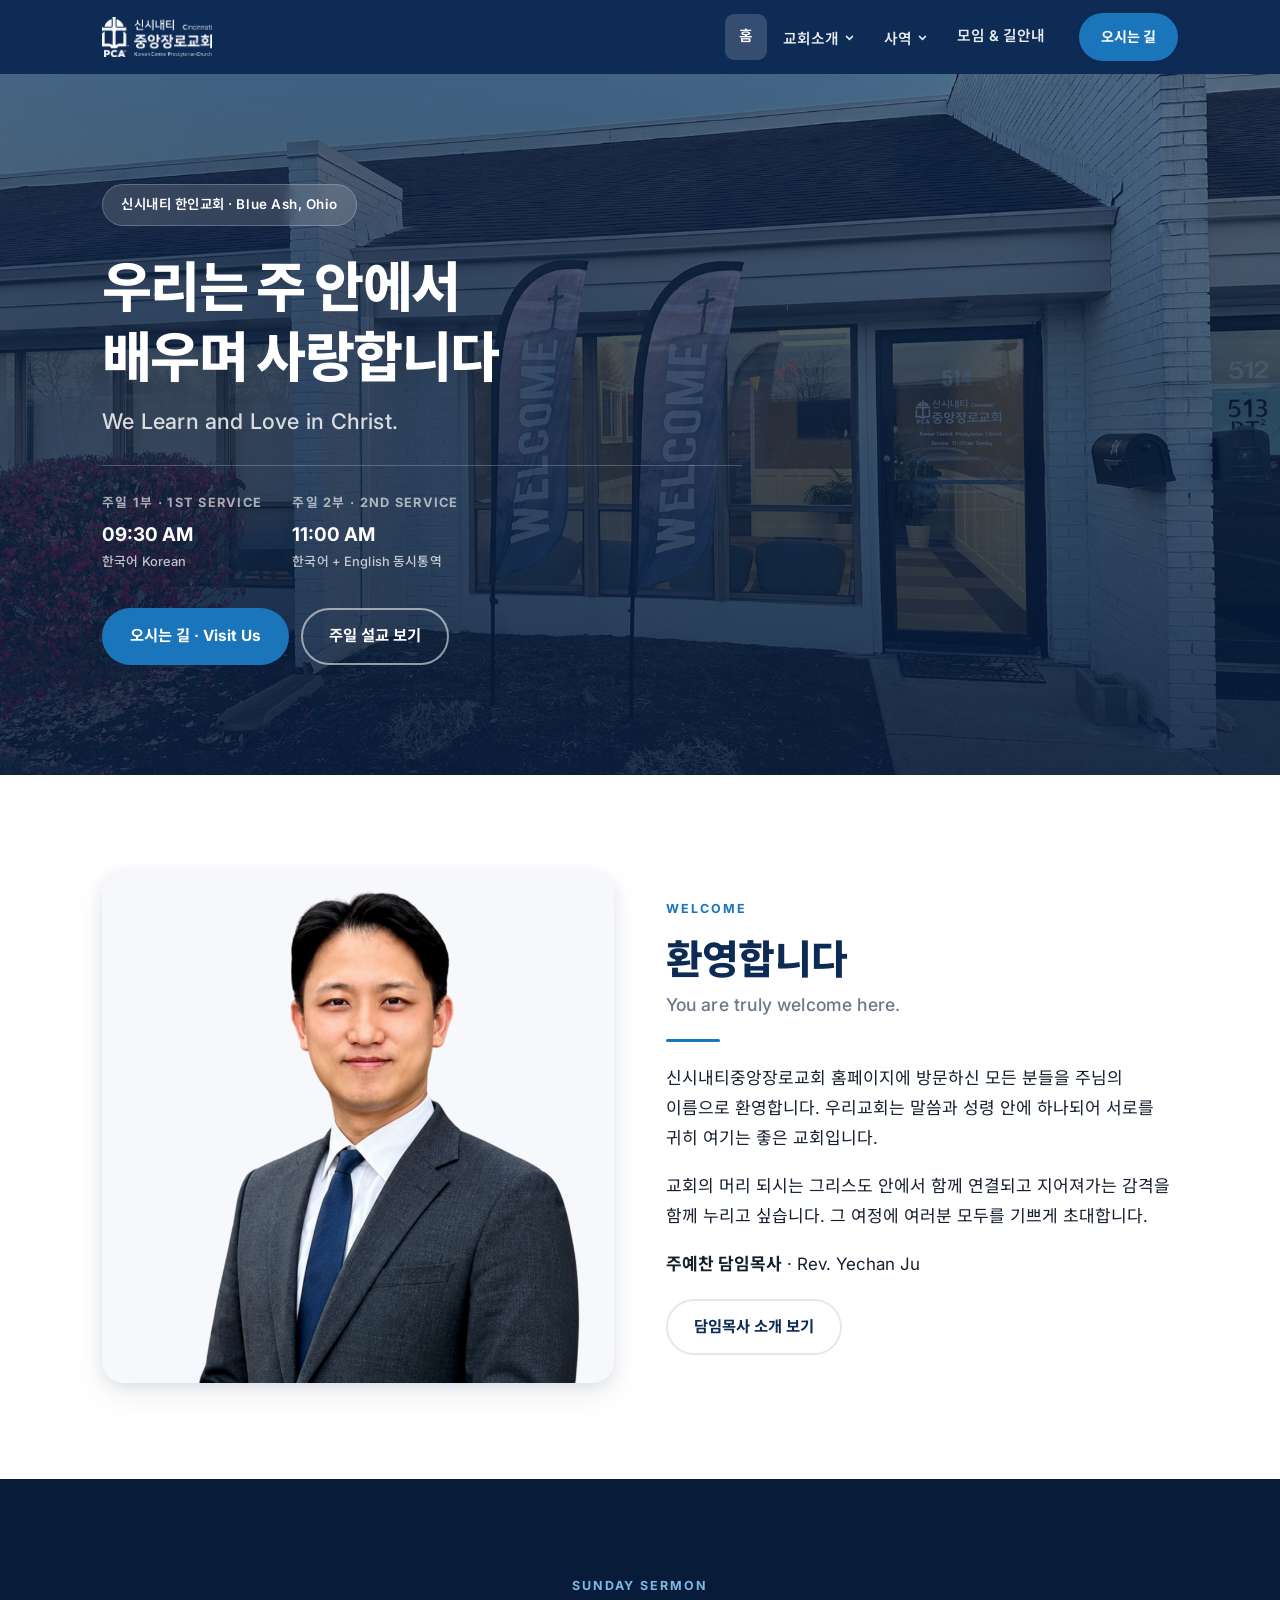
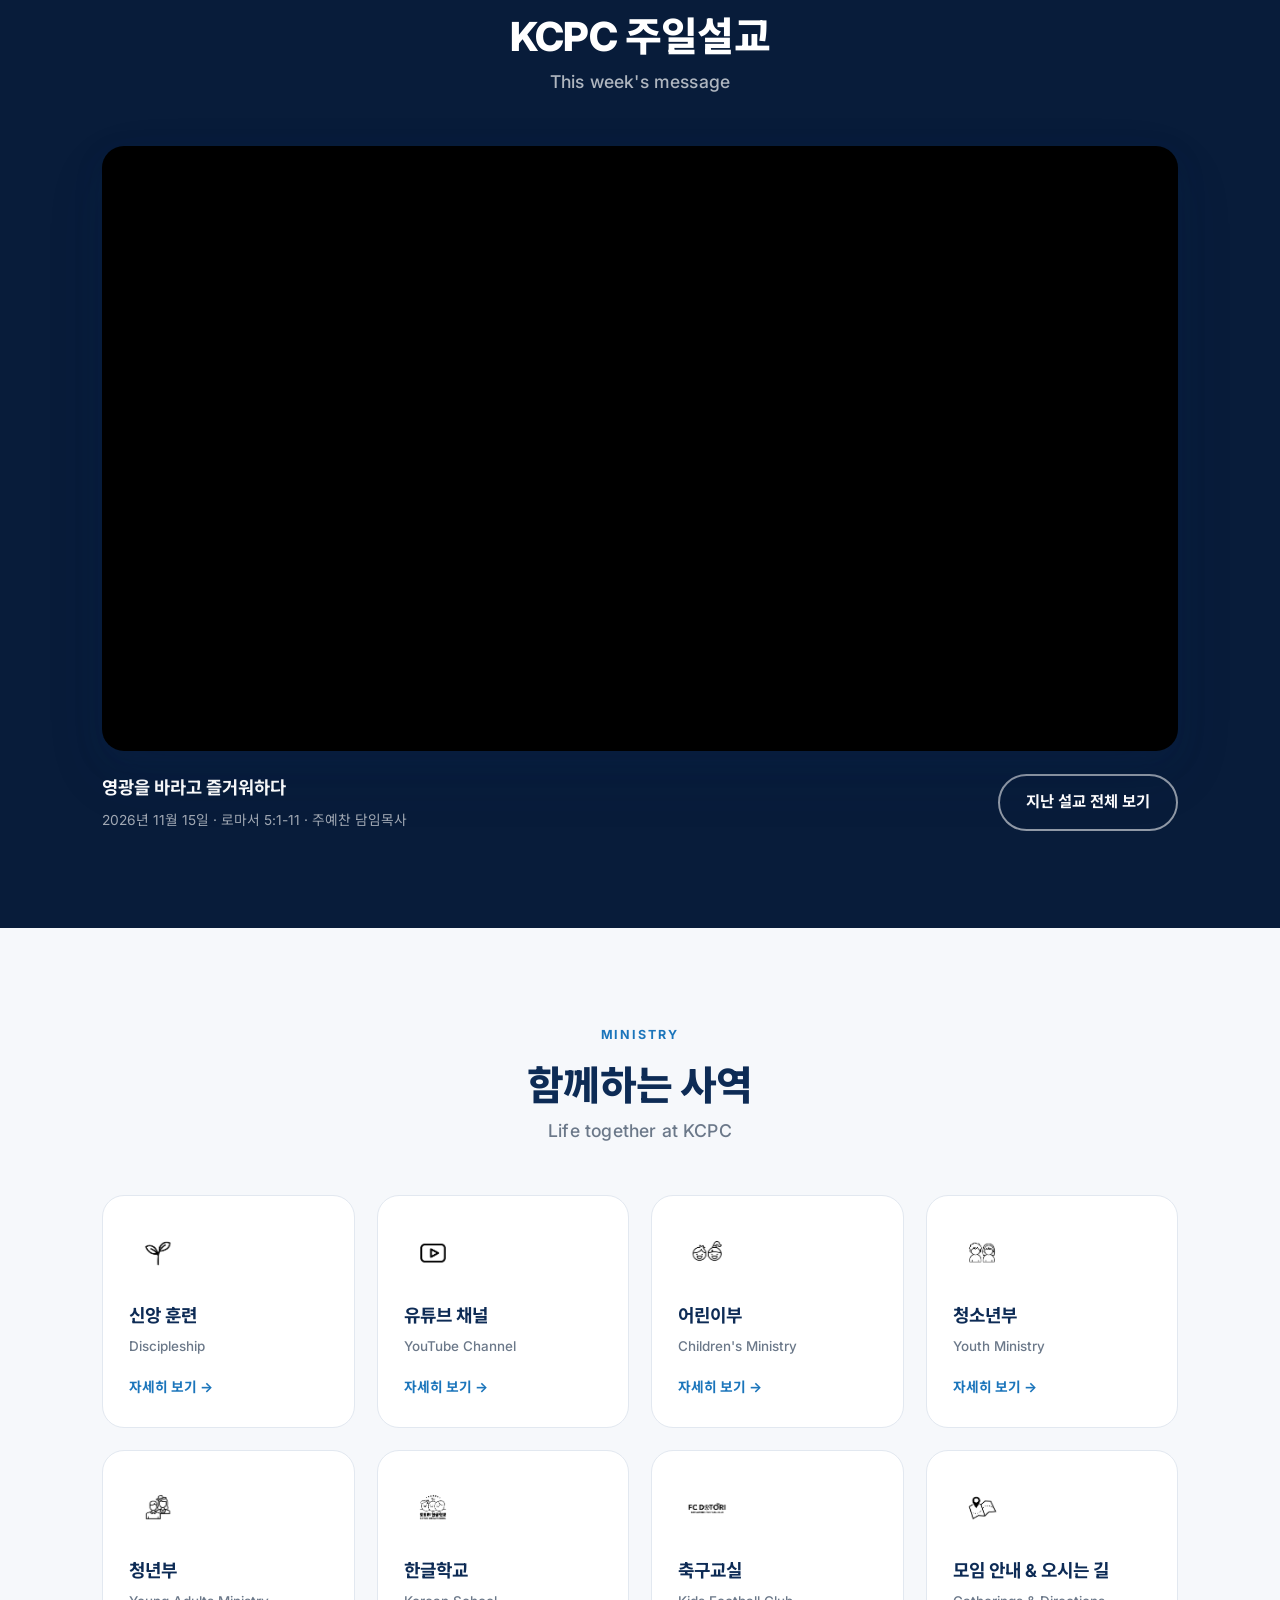
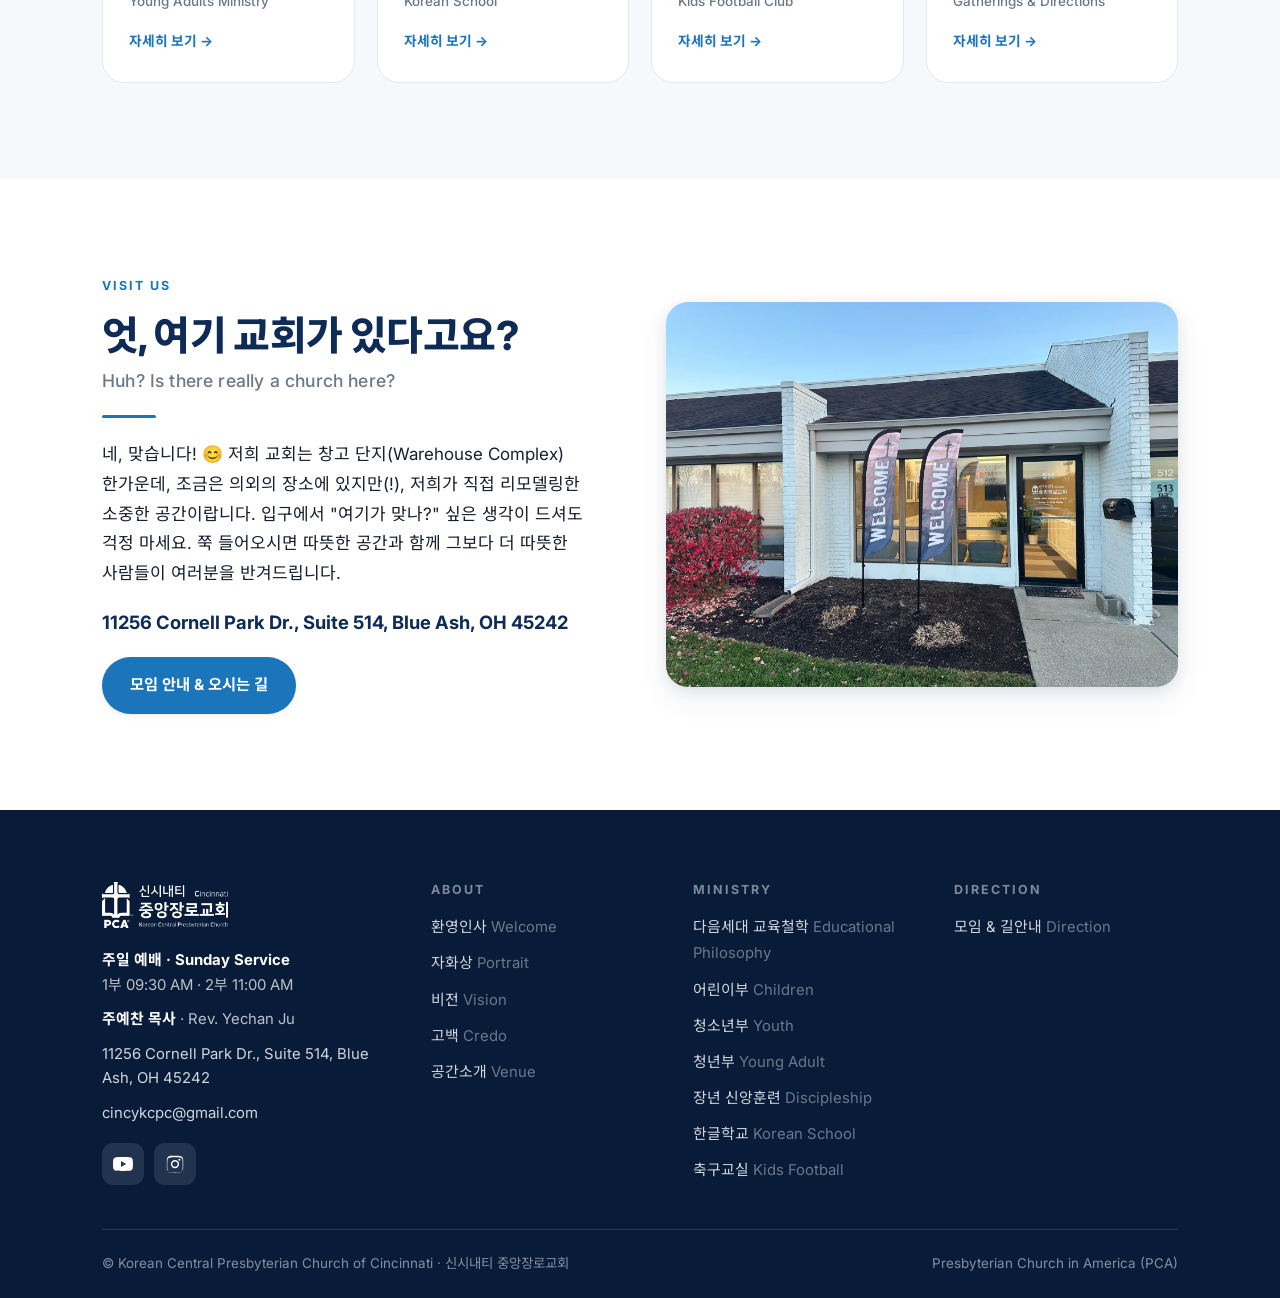
<file: index.html>
<!DOCTYPE html>
<html lang="ko">
<head>
<meta charset="utf-8">
<meta name="viewport" content="width=device-width, initial-scale=1">
<title>신시내티 중앙장로교회 | Korean Central Presbyterian Church of Cincinnati</title>
<meta name="description" content="우리는 주 안에서 배우며 사랑합니다. We Learn and Love in Christ. 오하이오 신시내티 한인교회 — 주일예배 오전 9:30 / 11:00 (영어 동시통역), Blue Ash, OH 45242.">
<link rel="canonical" href="https://yechani33.github.io/KCPC/">

<meta property="og:type" content="website">
<meta property="og:site_name" content="신시내티 중앙장로교회 Korean Central Presbyterian Church of Cincinnati">
<meta property="og:title" content="신시내티 중앙장로교회 | Korean Central Presbyterian Church of Cincinnati">
<meta property="og:description" content="우리는 주 안에서 배우며 사랑합니다. We Learn and Love in Christ. 오하이오 신시내티 한인교회 — 주일예배 오전 9:30 / 11:00 (영어 동시통역), Blue Ash, OH 45242.">
<meta property="og:url" content="https://yechani33.github.io/KCPC/">
<meta property="og:image" content="https://yechani33.github.io/KCPC/assets/img/%EA%B5%90%ED%9A%8C%EC%A0%84%EA%B2%BD.webp">
<meta property="og:locale" content="ko_KR">
<meta name="twitter:card" content="summary_large_image">

<link rel="icon" href="assets/img/logo-square.png" type="image/png">
<link rel="apple-touch-icon" href="assets/img/logo-square.png">

<link rel="preconnect" href="https://fonts.googleapis.com">
<link rel="preconnect" href="https://fonts.gstatic.com" crossorigin>
<link rel="stylesheet" href="https://fonts.googleapis.com/css2?family=Inter:wght@400;500;600;700;800&family=Noto+Sans+KR:wght@400;500;700;800&display=swap">
<link rel="stylesheet" href="assets/css/site.css">
</head>
<body>

<a class="skip-link" href="#main">본문으로 건너뛰기 · Skip to content</a>

<header class="header">
  <div class="wrap header__bar">
    <a class="header__logo" href="./" aria-label="신시내티 중앙장로교회 홈으로">
      <img src="assets/img/logo-white.png" alt="신시내티 중앙장로교회 Korean Central Presbyterian Church of Cincinnati" width="196" height="71">
    </a>

    <div class="header__spacer"></div>

    <nav aria-label="주 메뉴">
      <ul class="nav" style="list-style:none;margin:0;padding:0">
        <li class="nav__item"><a class="nav__link" href="./" aria-current="page">홈</a></li>
            <li class="nav__item nav__item--has-panel">
      <button class="nav__link" type="button" aria-expanded="false">교회소개<svg class="caret" viewBox="0 0 12 12" aria-hidden="true"><path d="M2 4.5 6 8.5l4-4" fill="none" stroke="currentColor" stroke-width="2" stroke-linecap="round" stroke-linejoin="round"/></svg></button>
      <div class="nav__panel">
        <a class="nav__sub" href="staff/">환영인사<small>Welcome</small></a>
            <a class="nav__sub" href="portrait/">자화상<small>Portrait</small></a>
            <a class="nav__sub" href="vision/">비전<small>Vision</small></a>
            <a class="nav__sub" href="credo/">고백<small>Credo</small></a>
            <a class="nav__sub" href="venue/">공간소개<small>Venue</small></a>
      </div>
    </li>
            <li class="nav__item nav__item--has-panel">
      <button class="nav__link" type="button" aria-expanded="false">사역<svg class="caret" viewBox="0 0 12 12" aria-hidden="true"><path d="M2 4.5 6 8.5l4-4" fill="none" stroke="currentColor" stroke-width="2" stroke-linecap="round" stroke-linejoin="round"/></svg></button>
      <div class="nav__panel">
        <a class="nav__sub" href="education/">다음세대 교육철학<small>Educational Philosophy</small></a>
            <a class="nav__sub" href="children/">어린이부<small>Children</small></a>
            <a class="nav__sub" href="youth/">청소년부<small>Youth</small></a>
            <a class="nav__sub" href="youngadult/">청년부<small>Young Adult</small></a>
            <a class="nav__sub" href="discipleship/">장년 신앙훈련<small>Discipleship</small></a>
            <a class="nav__sub" href="k-school/">한글학교<small>Korean School</small></a>
            <a class="nav__sub" href="football/">축구교실<small>Kids Football</small></a>
      </div>
    </li>
            <li class="nav__item"><a class="nav__link" href="time/">모임 & 길안내</a></li>
      </ul>
    </nav>

    <div class="header__cta">
      <a class="btn btn--primary" href="time/">오시는 길</a>
    </div>

    <button class="burger" type="button" aria-expanded="false" aria-controls="drawer" aria-label="메뉴 열기">
      <svg class="icon-open" viewBox="0 0 24 24" fill="none" stroke="currentColor" stroke-width="2" stroke-linecap="round"><path d="M3 6h18M3 12h18M3 18h18"/></svg>
      <svg class="icon-close" viewBox="0 0 24 24" fill="none" stroke="currentColor" stroke-width="2" stroke-linecap="round"><path d="M6 6l12 12M18 6L6 18"/></svg>
    </button>
  </div>

  <div class="drawer" id="drawer" data-open="false">
    <div class="wrap">
      <div class="drawer__group"><a href="./" aria-current="page">홈<small>Home</small></a></div>
          <div class="drawer__group">
            <p class="drawer__label">교회소개 · About</p>
            <a href="staff/">환영인사<small>Welcome</small></a>
            <a href="portrait/">자화상<small>Portrait</small></a>
            <a href="vision/">비전<small>Vision</small></a>
            <a href="credo/">고백<small>Credo</small></a>
            <a href="venue/">공간소개<small>Venue</small></a>
          </div>
          <div class="drawer__group">
            <p class="drawer__label">사역 · Ministry</p>
            <a href="education/">다음세대 교육철학<small>Educational Philosophy</small></a>
            <a href="children/">어린이부<small>Children</small></a>
            <a href="youth/">청소년부<small>Youth</small></a>
            <a href="youngadult/">청년부<small>Young Adult</small></a>
            <a href="discipleship/">장년 신앙훈련<small>Discipleship</small></a>
            <a href="k-school/">한글학교<small>Korean School</small></a>
            <a href="football/">축구교실<small>Kids Football</small></a>
          </div>
          <div class="drawer__group"><a href="time/">모임 & 길안내<small>Direction</small></a></div>
      <div class="drawer__cta"><a class="btn btn--primary" href="time/">오시는 길 · Visit Us</a></div>
    </div>
  </div>
</header>

<main id="main">
<section class="hero">
  <img class="hero__bg" src="assets/img/교회전경.webp" alt="" aria-hidden="true" fetchpriority="high">
  <div class="wrap hero__inner">
    <span class="hero__tag">신시내티 한인교회 · Blue Ash, Ohio</span>
    <h1>우리는 주 안에서<br>배우며 사랑합니다<span class="hero__en">We Learn and Love in Christ.</span></h1>

    <dl class="hero__times">
      <div class="hero__time">
        <dt>주일 1부 · 1st Service</dt>
        <dd>09:30 AM<small>한국어 Korean</small></dd>
      </div>
      <div class="hero__time">
        <dt>주일 2부 · 2nd Service</dt>
        <dd>11:00 AM<small>한국어 + English 동시통역</small></dd>
      </div>
    </dl>

    <div class="hero__actions">
      <a class="btn btn--primary" href="time/">오시는 길 · Visit Us</a>
      <a class="btn btn--ghost" href="#sermon">주일 설교 보기</a>
    </div>
  </div>
</section>

<section class="section">
  <div class="wrap">
    <div class="media">
      <div class="media__img">
        <img src="assets/img/pastor-ju.webp" alt="주예찬 담임목사 Rev. Yechan Ju" loading="lazy" style="background:var(--bg-soft)">
      </div>
      <div>
        <span class="eyebrow">Welcome</span>
        <h2 class="title">환영합니다<span class="title-en">You are truly welcome here.</span></h2>
        <hr class="rule" style="margin-top:22px">
        <p>신시내티중앙장로교회 홈페이지에 방문하신 모든 분들을 주님의 이름으로 환영합니다.
           우리교회는 말씀과 성령 안에 하나되어 서로를 귀히 여기는 좋은 교회입니다.</p>
        <p>교회의 머리 되시는 그리스도 안에서 함께 연결되고 지어져가는 감격을 함께 누리고 싶습니다.
           그 여정에 여러분 모두를 기쁘게 초대합니다.</p>
        <p><strong>주예찬 담임목사</strong> · Rev. Yechan Ju</p>
        <p><a class="btn btn--outline" href="staff/">담임목사 소개 보기</a></p>
      </div>
    </div>
  </div>
</section>

<section class="section sermon" id="sermon">
  <div class="wrap">
    <div class="section-head center">
      <span class="eyebrow">Sunday Sermon</span>
      <h2 class="title" style="color:#fff">KCPC 주일설교<span class="title-en">This week's message</span></h2>
    </div>

    <!-- SERMON:START — 이 영역은 GitHub Actions가 매일 자동으로 갱신합니다. 직접 수정하지 마세요. -->
    <div class="video">
      <iframe
        src="https://www.youtube-nocookie.com/embed/P9OuZZGoPow"
        title="11152026 | 로마서 강해(12) | 영광을 바라고 즐거워하다 | 주예찬 담임목사 | KCPC 주일설교 | 로마서 5:1-11"
        loading="lazy"
        allow="accelerometer; autoplay; clipboard-write; encrypted-media; gyroscope; picture-in-picture; web-share"
        referrerpolicy="strict-origin-when-cross-origin"
        allowfullscreen></iframe>
    </div>
    <div class="sermon__meta">
      <div>
        <p class="sermon__title">영광을 바라고 즐거워하다</p>
        <p class="sermon__date">2026년 11월 15일 · 로마서 5:1-11 · 주예찬 담임목사</p>
      </div>
      <a class="btn btn--ghost" href="https://www.youtube.com/playlist?list=PLPLmhoZV7R_3AgKUpLbK2-s_Q8u5PWge6" target="_blank" rel="noopener">지난 설교 전체 보기</a>
    </div>
    <!-- SERMON:END -->
  </div>
</section>

<section class="section section--soft">
  <div class="wrap">
    <div class="section-head center">
      <span class="eyebrow">Ministry</span>
      <h2 class="title">함께하는 사역<span class="title-en">Life together at KCPC</span></h2>
    </div>
    <div class="grid grid--4">
      <a class="card" href="discipleship/">
        <img class="card__icon" src="assets/img/icon-discipleship.png" alt="" aria-hidden="true" width="58" height="58">
        <span class="card__title">신앙 훈련<span class="card__en">Discipleship</span></span>
        <span class="card__more">자세히 보기 →</span>
      </a>
          <a class="card" href="https://www.youtube.com/@KCPC_of_Cincinnati" target="_blank" rel="noopener">
        <img class="card__icon" src="assets/img/icon-youtube.png" alt="" aria-hidden="true" width="58" height="58">
        <span class="card__title">유튜브 채널<span class="card__en">YouTube Channel</span></span>
        <span class="card__more">자세히 보기 →</span>
      </a>
          <a class="card" href="children/">
        <img class="card__icon" src="assets/img/icon-children.png" alt="" aria-hidden="true" width="58" height="58">
        <span class="card__title">어린이부<span class="card__en">Children's Ministry</span></span>
        <span class="card__more">자세히 보기 →</span>
      </a>
          <a class="card" href="youth/">
        <img class="card__icon" src="assets/img/icon-youth.png" alt="" aria-hidden="true" width="58" height="58">
        <span class="card__title">청소년부<span class="card__en">Youth Ministry</span></span>
        <span class="card__more">자세히 보기 →</span>
      </a>
          <a class="card" href="youngadult/">
        <img class="card__icon" src="assets/img/icon-youngadult.png" alt="" aria-hidden="true" width="58" height="58">
        <span class="card__title">청년부<span class="card__en">Young Adults Ministry</span></span>
        <span class="card__more">자세히 보기 →</span>
      </a>
          <a class="card" href="k-school/">
        <img class="card__icon" src="assets/img/icon-korean-school.png" alt="" aria-hidden="true" width="58" height="58">
        <span class="card__title">한글학교<span class="card__en">Korean School</span></span>
        <span class="card__more">자세히 보기 →</span>
      </a>
          <a class="card" href="football/">
        <img class="card__icon" src="assets/img/icon-football.png" alt="" aria-hidden="true" width="58" height="58">
        <span class="card__title">축구교실<span class="card__en">Kids Football Club</span></span>
        <span class="card__more">자세히 보기 →</span>
      </a>
          <a class="card" href="time/">
        <img class="card__icon" src="assets/img/icon-visit.png" alt="" aria-hidden="true" width="58" height="58">
        <span class="card__title">모임 안내 & 오시는 길<span class="card__en">Gatherings & Directions</span></span>
        <span class="card__more">자세히 보기 →</span>
      </a>
    </div>
  </div>
</section>

<section class="section">
  <div class="wrap">
    <div class="media media--flip">
      <div class="media__img">
        <img src="assets/img/교회전경.webp" alt="교회 입구 — Suite 514" loading="lazy">
      </div>
      <div>
        <span class="eyebrow">Visit Us</span>
        <h2 class="title">엇, 여기 교회가 있다고요?<span class="title-en">Huh? Is there really a church here?</span></h2>
        <hr class="rule" style="margin-top:22px">
        <p>네, 맞습니다! 😊 저희 교회는 창고 단지(Warehouse Complex) 한가운데, 조금은 의외의 장소에 있지만(!),
           저희가 직접 리모델링한 소중한 공간이랍니다. 입구에서 "여기가 맞나?" 싶은 생각이 드셔도 걱정 마세요.
           쭉 들어오시면 따뜻한 공간과 함께 그보다 더 따뜻한 사람들이 여러분을 반겨드립니다.</p>
        <p class="address">11256 Cornell Park Dr., Suite 514, Blue Ash, OH 45242</p>
        <p><a class="btn btn--primary" href="time/">모임 안내 & 오시는 길</a></p>
      </div>
    </div>
  </div>
</section>

</main>

<footer class="footer">
  <div class="wrap">
    <div class="footer__grid">
      <div>
        <img class="footer__logo" src="assets/img/logo-white.png" alt="신시내티 중앙장로교회" width="196" height="71">
        <div class="footer__contact">
          <div><strong>주일 예배 · Sunday Service</strong><br>1부 09:30 AM · 2부 11:00 AM</div>
          <div><strong>주예찬 목사</strong> · Rev. Yechan Ju</div>
          <div><a href="https://maps.app.goo.gl/hWgqDWsaYQ62cJfN6" target="_blank" rel="noopener">11256 Cornell Park Dr., Suite 514, Blue Ash, OH 45242</a></div>
          <div><a href="mailto:cincykcpc@gmail.com">cincykcpc@gmail.com</a></div>
        </div>
        <div class="social">
          <a href="https://www.youtube.com/@KCPC_of_Cincinnati" target="_blank" rel="noopener" aria-label="YouTube"><svg viewBox="0 0 24 24" aria-hidden="true"><path d="M23.5 6.2a3 3 0 0 0-2.1-2.1C19.5 3.6 12 3.6 12 3.6s-7.5 0-9.4.5A3 3 0 0 0 .5 6.2C0 8.1 0 12 0 12s0 3.9.5 5.8a3 3 0 0 0 2.1 2.1c1.9.5 9.4.5 9.4.5s7.5 0 9.4-.5a3 3 0 0 0 2.1-2.1c.5-1.9.5-5.8.5-5.8s0-3.9-.5-5.8ZM9.6 15.6V8.4l6.2 3.6-6.2 3.6Z"/></svg></a>
          <a href="https://www.instagram.com/kcpckingdom/" target="_blank" rel="noopener" aria-label="Instagram"><svg viewBox="0 0 24 24" aria-hidden="true"><path d="M12 2.2c3.2 0 3.6 0 4.9.1 1.2.1 1.8.2 2.2.4.6.2 1 .5 1.4.9.4.4.7.8.9 1.4.2.4.4 1 .4 2.2.1 1.3.1 1.7.1 4.9s0 3.6-.1 4.9c-.1 1.2-.2 1.8-.4 2.2-.2.6-.5 1-.9 1.4-.4.4-.8.7-1.4.9-.4.2-1 .4-2.2.4-1.3.1-1.7.1-4.9.1s-3.6 0-4.9-.1c-1.2-.1-1.8-.2-2.2-.4-.6-.2-1-.5-1.4-.9-.4-.4-.7-.8-.9-1.4-.2-.4-.4-1-.4-2.2C2.2 15.6 2.2 15.2 2.2 12s0-3.6.1-4.9c.1-1.2.2-1.8.4-2.2.2-.6.5-1 .9-1.4.4-.4.8-.7 1.4-.9.4-.2 1-.4 2.2-.4 1.3-.1 1.7-.1 4.8-.1Zm0 1.8c-3.1 0-3.5 0-4.7.1-1.1.1-1.7.2-2.1.3-.5.2-.9.4-1.2.8-.4.3-.6.7-.8 1.2-.1.4-.3 1-.3 2.1-.1 1.2-.1 1.6-.1 4.7s0 3.5.1 4.7c.1 1.1.2 1.7.3 2.1.2.5.4.9.8 1.2.3.4.7.6 1.2.8.4.1 1 .3 2.1.3 1.2.1 1.6.1 4.7.1s3.5 0 4.7-.1c1.1-.1 1.7-.2 2.1-.3.5-.2.9-.4 1.2-.8.4-.3.6-.7.8-1.2.1-.4.3-1 .3-2.1.1-1.2.1-1.6.1-4.7s0-3.5-.1-4.7c-.1-1.1-.2-1.7-.3-2.1-.2-.5-.4-.9-.8-1.2-.3-.4-.7-.6-1.2-.8-.4-.1-1-.3-2.1-.3-1.2-.1-1.6-.1-4.7-.1Zm0 3.1a5 5 0 1 1 0 10 5 5 0 0 1 0-10Zm0 1.8a3.2 3.2 0 1 0 0 6.4 3.2 3.2 0 0 0 0-6.4Zm5.2-3.1a1.2 1.2 0 1 1 0 2.4 1.2 1.2 0 0 1 0-2.4Z"/></svg></a>
        </div>
      </div>
      <div>
            <h3>About</h3>
            <ul>
              <li><a href="staff/">환영인사 <span class="text-muted">Welcome</span></a></li>
              <li><a href="portrait/">자화상 <span class="text-muted">Portrait</span></a></li>
              <li><a href="vision/">비전 <span class="text-muted">Vision</span></a></li>
              <li><a href="credo/">고백 <span class="text-muted">Credo</span></a></li>
              <li><a href="venue/">공간소개 <span class="text-muted">Venue</span></a></li>
            </ul>
          </div>
          <div>
            <h3>Ministry</h3>
            <ul>
              <li><a href="education/">다음세대 교육철학 <span class="text-muted">Educational Philosophy</span></a></li>
              <li><a href="children/">어린이부 <span class="text-muted">Children</span></a></li>
              <li><a href="youth/">청소년부 <span class="text-muted">Youth</span></a></li>
              <li><a href="youngadult/">청년부 <span class="text-muted">Young Adult</span></a></li>
              <li><a href="discipleship/">장년 신앙훈련 <span class="text-muted">Discipleship</span></a></li>
              <li><a href="k-school/">한글학교 <span class="text-muted">Korean School</span></a></li>
              <li><a href="football/">축구교실 <span class="text-muted">Kids Football</span></a></li>
            </ul>
          </div>
          <div>
            <h3>Direction</h3>
            <ul>
              <li><a href="time/">모임 & 길안내 <span class="text-muted">Direction</span></a></li>
            </ul>
          </div>
    </div>
    <div class="footer__bottom">
      <span>© Korean Central Presbyterian Church of Cincinnati · 신시내티 중앙장로교회</span>
      <span>Presbyterian Church in America (PCA)</span>
    </div>
  </div>
</footer>

<script src="assets/js/site.js" defer></script>
</body>
</html>
</file>
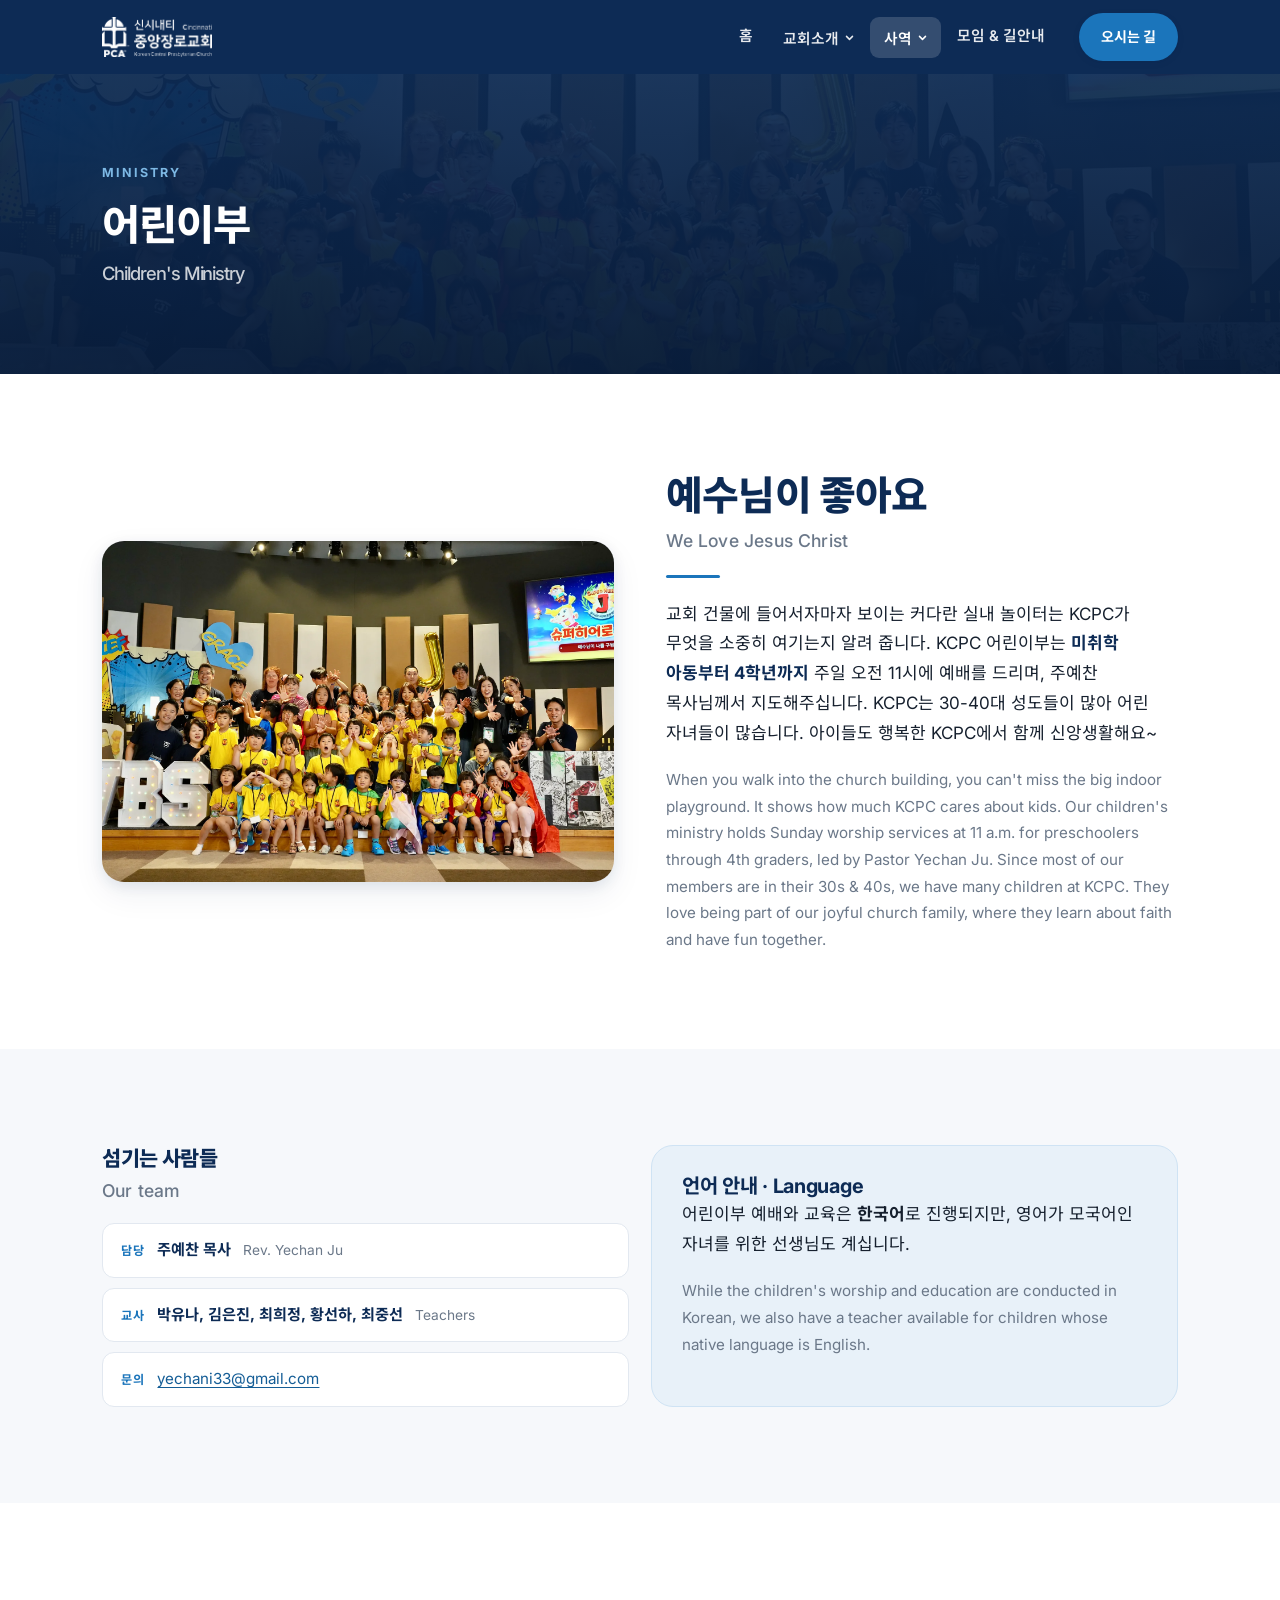
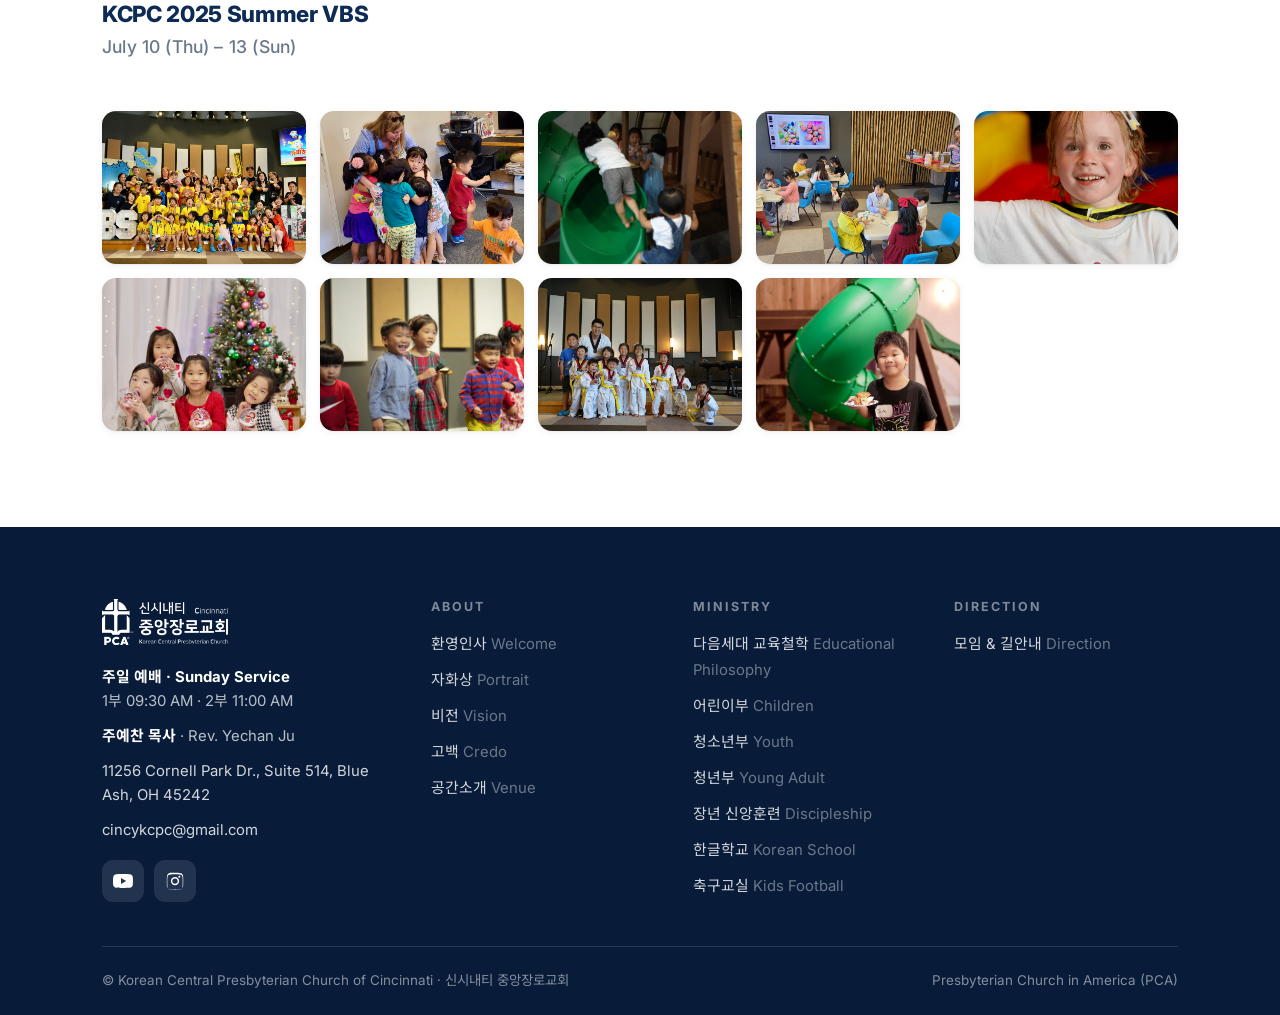
<file: children/index.html>
<!DOCTYPE html>
<html lang="ko">
<head>
<meta charset="utf-8">
<meta name="viewport" content="width=device-width, initial-scale=1">
<title>어린이부 Children's Ministry | 신시내티 중앙장로교회</title>
<meta name="description" content="예수님이 좋아요. KCPC 어린이부는 미취학 아동부터 4학년까지 주일 오전 11시에 예배를 드립니다.">
<link rel="canonical" href="https://yechani33.github.io/KCPC/children/">

<meta property="og:type" content="website">
<meta property="og:site_name" content="신시내티 중앙장로교회 Korean Central Presbyterian Church of Cincinnati">
<meta property="og:title" content="어린이부 Children's Ministry | 신시내티 중앙장로교회">
<meta property="og:description" content="예수님이 좋아요. KCPC 어린이부는 미취학 아동부터 4학년까지 주일 오전 11시에 예배를 드립니다.">
<meta property="og:url" content="https://yechani33.github.io/KCPC/children/">
<meta property="og:image" content="https://yechani33.github.io/KCPC/assets/img/children-2.webp">
<meta property="og:locale" content="ko_KR">
<meta name="twitter:card" content="summary_large_image">

<link rel="icon" href="../assets/img/logo-square.png" type="image/png">
<link rel="apple-touch-icon" href="../assets/img/logo-square.png">

<link rel="preconnect" href="https://fonts.googleapis.com">
<link rel="preconnect" href="https://fonts.gstatic.com" crossorigin>
<link rel="stylesheet" href="https://fonts.googleapis.com/css2?family=Inter:wght@400;500;600;700;800&family=Noto+Sans+KR:wght@400;500;700;800&display=swap">
<link rel="stylesheet" href="../assets/css/site.css">
</head>
<body>

<a class="skip-link" href="#main">본문으로 건너뛰기 · Skip to content</a>

<header class="header">
  <div class="wrap header__bar">
    <a class="header__logo" href="../" aria-label="신시내티 중앙장로교회 홈으로">
      <img src="../assets/img/logo-white.png" alt="신시내티 중앙장로교회 Korean Central Presbyterian Church of Cincinnati" width="196" height="71">
    </a>

    <div class="header__spacer"></div>

    <nav aria-label="주 메뉴">
      <ul class="nav" style="list-style:none;margin:0;padding:0">
        <li class="nav__item"><a class="nav__link" href="../">홈</a></li>
            <li class="nav__item nav__item--has-panel">
      <button class="nav__link" type="button" aria-expanded="false">교회소개<svg class="caret" viewBox="0 0 12 12" aria-hidden="true"><path d="M2 4.5 6 8.5l4-4" fill="none" stroke="currentColor" stroke-width="2" stroke-linecap="round" stroke-linejoin="round"/></svg></button>
      <div class="nav__panel">
        <a class="nav__sub" href="../staff/">환영인사<small>Welcome</small></a>
            <a class="nav__sub" href="../portrait/">자화상<small>Portrait</small></a>
            <a class="nav__sub" href="../vision/">비전<small>Vision</small></a>
            <a class="nav__sub" href="../credo/">고백<small>Credo</small></a>
            <a class="nav__sub" href="../venue/">공간소개<small>Venue</small></a>
      </div>
    </li>
            <li class="nav__item nav__item--has-panel">
      <button class="nav__link" type="button" aria-expanded="false" aria-current="page">사역<svg class="caret" viewBox="0 0 12 12" aria-hidden="true"><path d="M2 4.5 6 8.5l4-4" fill="none" stroke="currentColor" stroke-width="2" stroke-linecap="round" stroke-linejoin="round"/></svg></button>
      <div class="nav__panel">
        <a class="nav__sub" href="../education/">다음세대 교육철학<small>Educational Philosophy</small></a>
            <a class="nav__sub" href="../children/" aria-current="page">어린이부<small>Children</small></a>
            <a class="nav__sub" href="../youth/">청소년부<small>Youth</small></a>
            <a class="nav__sub" href="../youngadult/">청년부<small>Young Adult</small></a>
            <a class="nav__sub" href="../discipleship/">장년 신앙훈련<small>Discipleship</small></a>
            <a class="nav__sub" href="../k-school/">한글학교<small>Korean School</small></a>
            <a class="nav__sub" href="../football/">축구교실<small>Kids Football</small></a>
      </div>
    </li>
            <li class="nav__item"><a class="nav__link" href="../time/">모임 & 길안내</a></li>
      </ul>
    </nav>

    <div class="header__cta">
      <a class="btn btn--primary" href="../time/">오시는 길</a>
    </div>

    <button class="burger" type="button" aria-expanded="false" aria-controls="drawer" aria-label="메뉴 열기">
      <svg class="icon-open" viewBox="0 0 24 24" fill="none" stroke="currentColor" stroke-width="2" stroke-linecap="round"><path d="M3 6h18M3 12h18M3 18h18"/></svg>
      <svg class="icon-close" viewBox="0 0 24 24" fill="none" stroke="currentColor" stroke-width="2" stroke-linecap="round"><path d="M6 6l12 12M18 6L6 18"/></svg>
    </button>
  </div>

  <div class="drawer" id="drawer" data-open="false">
    <div class="wrap">
      <div class="drawer__group"><a href="../">홈<small>Home</small></a></div>
          <div class="drawer__group">
            <p class="drawer__label">교회소개 · About</p>
            <a href="../staff/">환영인사<small>Welcome</small></a>
            <a href="../portrait/">자화상<small>Portrait</small></a>
            <a href="../vision/">비전<small>Vision</small></a>
            <a href="../credo/">고백<small>Credo</small></a>
            <a href="../venue/">공간소개<small>Venue</small></a>
          </div>
          <div class="drawer__group">
            <p class="drawer__label">사역 · Ministry</p>
            <a href="../education/">다음세대 교육철학<small>Educational Philosophy</small></a>
            <a href="../children/" aria-current="page">어린이부<small>Children</small></a>
            <a href="../youth/">청소년부<small>Youth</small></a>
            <a href="../youngadult/">청년부<small>Young Adult</small></a>
            <a href="../discipleship/">장년 신앙훈련<small>Discipleship</small></a>
            <a href="../k-school/">한글학교<small>Korean School</small></a>
            <a href="../football/">축구교실<small>Kids Football</small></a>
          </div>
          <div class="drawer__group"><a href="../time/">모임 & 길안내<small>Direction</small></a></div>
      <div class="drawer__cta"><a class="btn btn--primary" href="../time/">오시는 길 · Visit Us</a></div>
    </div>
  </div>
</header>

<main id="main">
<section class="pagehero">
  <img class="pagehero__bg" src="../assets/img/children-2.webp" alt="" aria-hidden="true">
  <div class="wrap pagehero__inner">
    <span class="eyebrow">Ministry</span>
    <h1>어린이부<span class="pagehero__en">Children's Ministry</span></h1>
  </div>
</section>
<section class="section">
  <div class="wrap">
    <div class="media">
      <div class="media__img">
        <img src="../assets/img/children-2.webp" alt="KCPC 어린이부 여름성경학교" loading="lazy">
      </div>
      <div class="prose">
        <h2 class="title">예수님이 좋아요<span class="title-en">We Love Jesus Christ</span></h2>
        <hr class="rule" style="margin-top:22px">
        <p>교회 건물에 들어서자마자 보이는 커다란 실내 놀이터는 KCPC가 무엇을 소중히 여기는지 알려 줍니다.
           KCPC 어린이부는 <strong>미취학 아동부터 4학년까지</strong> 주일 오전 11시에 예배를 드리며,
           주예찬 목사님께서 지도해주십니다. KCPC는 30-40대 성도들이 많아 어린 자녀들이 많습니다.
           아이들도 행복한 KCPC에서 함께 신앙생활해요~</p>
        <p class="en">When you walk into the church building, you can't miss the big indoor playground.
           It shows how much KCPC cares about kids. Our children's ministry holds Sunday worship services at
           11 a.m. for preschoolers through 4th graders, led by Pastor Yechan Ju. Since most of our members are
           in their 30s &amp; 40s, we have many children at KCPC. They love being part of our joyful church
           family, where they learn about faith and have fun together.</p>
      </div>
    </div>
  </div>
</section>

<section class="section section--soft">
  <div class="wrap">
    <div class="grid grid--2">
      <div>
        <h3 class="title" style="font-size:1.3rem">섬기는 사람들<span class="title-en">Our team</span></h3>
        <ul class="people" style="margin-top:20px">
          <li><span class="role">담당</span><span class="who">주예찬 목사</span><span class="en">Rev. Yechan Ju</span></li>
          <li><span class="role">교사</span><span class="who">박유나, 김은진, 최희정, 황선하, 최중선</span><span class="en">Teachers</span></li>
          <li><span class="role">문의</span><a href="mailto:yechani33@gmail.com">yechani33@gmail.com</a></li>
        </ul>
      </div>
      <div class="callout">
        <h3>언어 안내 · Language</h3>
        <p>어린이부 예배와 교육은 <strong>한국어</strong>로 진행되지만, 영어가 모국어인 자녀를 위한 선생님도 계십니다.</p>
        <p class="en">While the children's worship and education are conducted in Korean, we also have a teacher
           available for children whose native language is English.</p>
      </div>
    </div>
  </div>
</section>

<section class="section">
  <div class="wrap">
    <div class="section-head">
      <h3 class="title" style="font-size:1.4rem">KCPC 2025 Summer VBS<span class="title-en">July 10 (Thu) – 13 (Sun)</span></h3>
    </div>
    <div class="gallery">
        <img src="../assets/img/children-2.webp" alt="KCPC 어린이부" loading="lazy">
        <img src="../assets/img/children-3.webp" alt="KCPC 어린이부" loading="lazy">
        <img src="../assets/img/children-4.jpg" alt="KCPC 어린이부" loading="lazy">
        <img src="../assets/img/children-5.webp" alt="KCPC 어린이부" loading="lazy">
        <img src="../assets/img/children-6.jpg" alt="KCPC 어린이부" loading="lazy">
        <img src="../assets/img/children-7.jpg" alt="KCPC 어린이부" loading="lazy">
        <img src="../assets/img/children-8.jpg" alt="KCPC 어린이부" loading="lazy">
        <img src="../assets/img/children-9.jpeg" alt="KCPC 어린이부" loading="lazy">
        <img src="../assets/img/children-10.jpg" alt="KCPC 어린이부" loading="lazy">
      </div>
  </div>
</section>

</main>

<footer class="footer">
  <div class="wrap">
    <div class="footer__grid">
      <div>
        <img class="footer__logo" src="../assets/img/logo-white.png" alt="신시내티 중앙장로교회" width="196" height="71">
        <div class="footer__contact">
          <div><strong>주일 예배 · Sunday Service</strong><br>1부 09:30 AM · 2부 11:00 AM</div>
          <div><strong>주예찬 목사</strong> · Rev. Yechan Ju</div>
          <div><a href="https://maps.app.goo.gl/hWgqDWsaYQ62cJfN6" target="_blank" rel="noopener">11256 Cornell Park Dr., Suite 514, Blue Ash, OH 45242</a></div>
          <div><a href="mailto:cincykcpc@gmail.com">cincykcpc@gmail.com</a></div>
        </div>
        <div class="social">
          <a href="https://www.youtube.com/@KCPC_of_Cincinnati" target="_blank" rel="noopener" aria-label="YouTube"><svg viewBox="0 0 24 24" aria-hidden="true"><path d="M23.5 6.2a3 3 0 0 0-2.1-2.1C19.5 3.6 12 3.6 12 3.6s-7.5 0-9.4.5A3 3 0 0 0 .5 6.2C0 8.1 0 12 0 12s0 3.9.5 5.8a3 3 0 0 0 2.1 2.1c1.9.5 9.4.5 9.4.5s7.5 0 9.4-.5a3 3 0 0 0 2.1-2.1c.5-1.9.5-5.8.5-5.8s0-3.9-.5-5.8ZM9.6 15.6V8.4l6.2 3.6-6.2 3.6Z"/></svg></a>
          <a href="https://www.instagram.com/kcpckingdom/" target="_blank" rel="noopener" aria-label="Instagram"><svg viewBox="0 0 24 24" aria-hidden="true"><path d="M12 2.2c3.2 0 3.6 0 4.9.1 1.2.1 1.8.2 2.2.4.6.2 1 .5 1.4.9.4.4.7.8.9 1.4.2.4.4 1 .4 2.2.1 1.3.1 1.7.1 4.9s0 3.6-.1 4.9c-.1 1.2-.2 1.8-.4 2.2-.2.6-.5 1-.9 1.4-.4.4-.8.7-1.4.9-.4.2-1 .4-2.2.4-1.3.1-1.7.1-4.9.1s-3.6 0-4.9-.1c-1.2-.1-1.8-.2-2.2-.4-.6-.2-1-.5-1.4-.9-.4-.4-.7-.8-.9-1.4-.2-.4-.4-1-.4-2.2C2.2 15.6 2.2 15.2 2.2 12s0-3.6.1-4.9c.1-1.2.2-1.8.4-2.2.2-.6.5-1 .9-1.4.4-.4.8-.7 1.4-.9.4-.2 1-.4 2.2-.4 1.3-.1 1.7-.1 4.8-.1Zm0 1.8c-3.1 0-3.5 0-4.7.1-1.1.1-1.7.2-2.1.3-.5.2-.9.4-1.2.8-.4.3-.6.7-.8 1.2-.1.4-.3 1-.3 2.1-.1 1.2-.1 1.6-.1 4.7s0 3.5.1 4.7c.1 1.1.2 1.7.3 2.1.2.5.4.9.8 1.2.3.4.7.6 1.2.8.4.1 1 .3 2.1.3 1.2.1 1.6.1 4.7.1s3.5 0 4.7-.1c1.1-.1 1.7-.2 2.1-.3.5-.2.9-.4 1.2-.8.4-.3.6-.7.8-1.2.1-.4.3-1 .3-2.1.1-1.2.1-1.6.1-4.7s0-3.5-.1-4.7c-.1-1.1-.2-1.7-.3-2.1-.2-.5-.4-.9-.8-1.2-.3-.4-.7-.6-1.2-.8-.4-.1-1-.3-2.1-.3-1.2-.1-1.6-.1-4.7-.1Zm0 3.1a5 5 0 1 1 0 10 5 5 0 0 1 0-10Zm0 1.8a3.2 3.2 0 1 0 0 6.4 3.2 3.2 0 0 0 0-6.4Zm5.2-3.1a1.2 1.2 0 1 1 0 2.4 1.2 1.2 0 0 1 0-2.4Z"/></svg></a>
        </div>
      </div>
      <div>
            <h3>About</h3>
            <ul>
              <li><a href="../staff/">환영인사 <span class="text-muted">Welcome</span></a></li>
              <li><a href="../portrait/">자화상 <span class="text-muted">Portrait</span></a></li>
              <li><a href="../vision/">비전 <span class="text-muted">Vision</span></a></li>
              <li><a href="../credo/">고백 <span class="text-muted">Credo</span></a></li>
              <li><a href="../venue/">공간소개 <span class="text-muted">Venue</span></a></li>
            </ul>
          </div>
          <div>
            <h3>Ministry</h3>
            <ul>
              <li><a href="../education/">다음세대 교육철학 <span class="text-muted">Educational Philosophy</span></a></li>
              <li><a href="../children/">어린이부 <span class="text-muted">Children</span></a></li>
              <li><a href="../youth/">청소년부 <span class="text-muted">Youth</span></a></li>
              <li><a href="../youngadult/">청년부 <span class="text-muted">Young Adult</span></a></li>
              <li><a href="../discipleship/">장년 신앙훈련 <span class="text-muted">Discipleship</span></a></li>
              <li><a href="../k-school/">한글학교 <span class="text-muted">Korean School</span></a></li>
              <li><a href="../football/">축구교실 <span class="text-muted">Kids Football</span></a></li>
            </ul>
          </div>
          <div>
            <h3>Direction</h3>
            <ul>
              <li><a href="../time/">모임 & 길안내 <span class="text-muted">Direction</span></a></li>
            </ul>
          </div>
    </div>
    <div class="footer__bottom">
      <span>© Korean Central Presbyterian Church of Cincinnati · 신시내티 중앙장로교회</span>
      <span>Presbyterian Church in America (PCA)</span>
    </div>
  </div>
</footer>

<script src="../assets/js/site.js" defer></script>
</body>
</html>
</file>
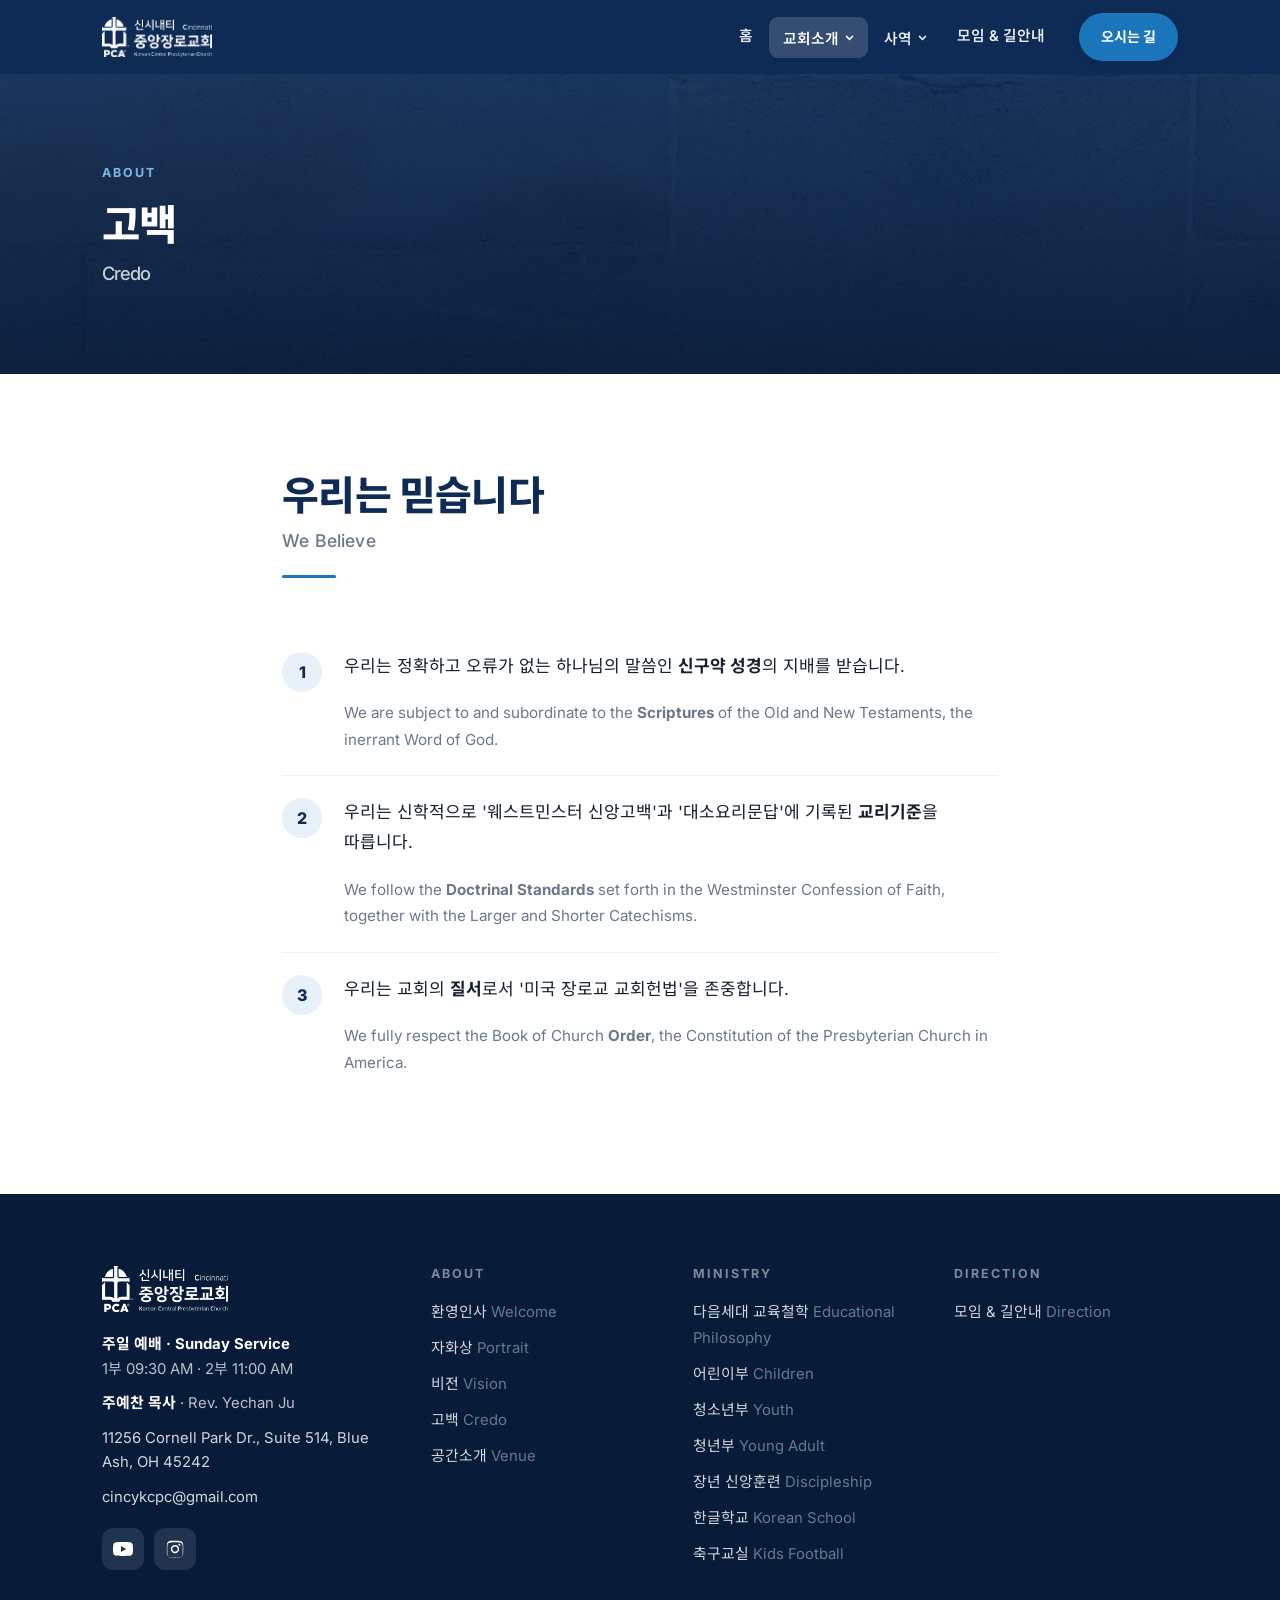
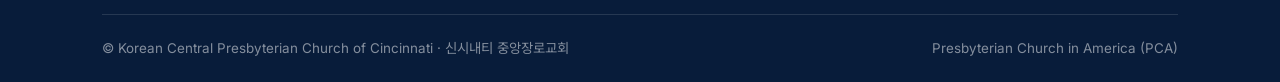
<file: credo/index.html>
<!DOCTYPE html>
<html lang="ko">
<head>
<meta charset="utf-8">
<meta name="viewport" content="width=device-width, initial-scale=1">
<title>고백 Credo | 신시내티 중앙장로교회</title>
<meta name="description" content="우리는 신구약 성경, 웨스트민스터 신앙고백과 대소요리문답, 그리고 미국 장로교(PCA) 교회헌법을 따릅니다.">
<link rel="canonical" href="https://yechani33.github.io/KCPC/credo/">

<meta property="og:type" content="website">
<meta property="og:site_name" content="신시내티 중앙장로교회 Korean Central Presbyterian Church of Cincinnati">
<meta property="og:title" content="고백 Credo | 신시내티 중앙장로교회">
<meta property="og:description" content="우리는 신구약 성경, 웨스트민스터 신앙고백과 대소요리문답, 그리고 미국 장로교(PCA) 교회헌법을 따릅니다.">
<meta property="og:url" content="https://yechani33.github.io/KCPC/credo/">
<meta property="og:image" content="https://yechani33.github.io/KCPC/assets/img/%EA%B5%90%ED%9A%8C%EC%A0%84%EA%B2%BD.webp">
<meta property="og:locale" content="ko_KR">
<meta name="twitter:card" content="summary_large_image">

<link rel="icon" href="../assets/img/logo-square.png" type="image/png">
<link rel="apple-touch-icon" href="../assets/img/logo-square.png">

<link rel="preconnect" href="https://fonts.googleapis.com">
<link rel="preconnect" href="https://fonts.gstatic.com" crossorigin>
<link rel="stylesheet" href="https://fonts.googleapis.com/css2?family=Inter:wght@400;500;600;700;800&family=Noto+Sans+KR:wght@400;500;700;800&display=swap">
<link rel="stylesheet" href="../assets/css/site.css">
</head>
<body>

<a class="skip-link" href="#main">본문으로 건너뛰기 · Skip to content</a>

<header class="header">
  <div class="wrap header__bar">
    <a class="header__logo" href="../" aria-label="신시내티 중앙장로교회 홈으로">
      <img src="../assets/img/logo-white.png" alt="신시내티 중앙장로교회 Korean Central Presbyterian Church of Cincinnati" width="196" height="71">
    </a>

    <div class="header__spacer"></div>

    <nav aria-label="주 메뉴">
      <ul class="nav" style="list-style:none;margin:0;padding:0">
        <li class="nav__item"><a class="nav__link" href="../">홈</a></li>
            <li class="nav__item nav__item--has-panel">
      <button class="nav__link" type="button" aria-expanded="false" aria-current="page">교회소개<svg class="caret" viewBox="0 0 12 12" aria-hidden="true"><path d="M2 4.5 6 8.5l4-4" fill="none" stroke="currentColor" stroke-width="2" stroke-linecap="round" stroke-linejoin="round"/></svg></button>
      <div class="nav__panel">
        <a class="nav__sub" href="../staff/">환영인사<small>Welcome</small></a>
            <a class="nav__sub" href="../portrait/">자화상<small>Portrait</small></a>
            <a class="nav__sub" href="../vision/">비전<small>Vision</small></a>
            <a class="nav__sub" href="../credo/" aria-current="page">고백<small>Credo</small></a>
            <a class="nav__sub" href="../venue/">공간소개<small>Venue</small></a>
      </div>
    </li>
            <li class="nav__item nav__item--has-panel">
      <button class="nav__link" type="button" aria-expanded="false">사역<svg class="caret" viewBox="0 0 12 12" aria-hidden="true"><path d="M2 4.5 6 8.5l4-4" fill="none" stroke="currentColor" stroke-width="2" stroke-linecap="round" stroke-linejoin="round"/></svg></button>
      <div class="nav__panel">
        <a class="nav__sub" href="../education/">다음세대 교육철학<small>Educational Philosophy</small></a>
            <a class="nav__sub" href="../children/">어린이부<small>Children</small></a>
            <a class="nav__sub" href="../youth/">청소년부<small>Youth</small></a>
            <a class="nav__sub" href="../youngadult/">청년부<small>Young Adult</small></a>
            <a class="nav__sub" href="../discipleship/">장년 신앙훈련<small>Discipleship</small></a>
            <a class="nav__sub" href="../k-school/">한글학교<small>Korean School</small></a>
            <a class="nav__sub" href="../football/">축구교실<small>Kids Football</small></a>
      </div>
    </li>
            <li class="nav__item"><a class="nav__link" href="../time/">모임 & 길안내</a></li>
      </ul>
    </nav>

    <div class="header__cta">
      <a class="btn btn--primary" href="../time/">오시는 길</a>
    </div>

    <button class="burger" type="button" aria-expanded="false" aria-controls="drawer" aria-label="메뉴 열기">
      <svg class="icon-open" viewBox="0 0 24 24" fill="none" stroke="currentColor" stroke-width="2" stroke-linecap="round"><path d="M3 6h18M3 12h18M3 18h18"/></svg>
      <svg class="icon-close" viewBox="0 0 24 24" fill="none" stroke="currentColor" stroke-width="2" stroke-linecap="round"><path d="M6 6l12 12M18 6L6 18"/></svg>
    </button>
  </div>

  <div class="drawer" id="drawer" data-open="false">
    <div class="wrap">
      <div class="drawer__group"><a href="../">홈<small>Home</small></a></div>
          <div class="drawer__group">
            <p class="drawer__label">교회소개 · About</p>
            <a href="../staff/">환영인사<small>Welcome</small></a>
            <a href="../portrait/">자화상<small>Portrait</small></a>
            <a href="../vision/">비전<small>Vision</small></a>
            <a href="../credo/" aria-current="page">고백<small>Credo</small></a>
            <a href="../venue/">공간소개<small>Venue</small></a>
          </div>
          <div class="drawer__group">
            <p class="drawer__label">사역 · Ministry</p>
            <a href="../education/">다음세대 교육철학<small>Educational Philosophy</small></a>
            <a href="../children/">어린이부<small>Children</small></a>
            <a href="../youth/">청소년부<small>Youth</small></a>
            <a href="../youngadult/">청년부<small>Young Adult</small></a>
            <a href="../discipleship/">장년 신앙훈련<small>Discipleship</small></a>
            <a href="../k-school/">한글학교<small>Korean School</small></a>
            <a href="../football/">축구교실<small>Kids Football</small></a>
          </div>
          <div class="drawer__group"><a href="../time/">모임 & 길안내<small>Direction</small></a></div>
      <div class="drawer__cta"><a class="btn btn--primary" href="../time/">오시는 길 · Visit Us</a></div>
    </div>
  </div>
</header>

<main id="main">
<section class="pagehero">
  <img class="pagehero__bg" src="../assets/img/credo-1.webp" alt="" aria-hidden="true">
  <div class="wrap pagehero__inner">
    <span class="eyebrow">About</span>
    <h1>고백<span class="pagehero__en">Credo</span></h1>
  </div>
</section>
<section class="section">
  <div class="wrap wrap--text">
    <div class="section-head">
      <h2 class="title">우리는 믿습니다<span class="title-en">We Believe</span></h2>
      <hr class="rule" style="margin-top:22px">
    </div>

    <ol class="numbered">
      <li>
        <p>우리는 정확하고 오류가 없는 하나님의 말씀인 <strong>신구약 성경</strong>의 지배를 받습니다.</p>
        <p class="en">We are subject to and subordinate to the <strong>Scriptures</strong> of the Old and New
           Testaments, the inerrant Word of God.</p>
      </li>
      <li>
        <p>우리는 신학적으로 '웨스트민스터 신앙고백'과 '대소요리문답'에 기록된 <strong>교리기준</strong>을 따릅니다.</p>
        <p class="en">We follow the <strong>Doctrinal Standards</strong> set forth in the Westminster Confession
           of Faith, together with the Larger and Shorter Catechisms.</p>
      </li>
      <li>
        <p>우리는 교회의 <strong>질서</strong>로서 '미국 장로교 교회헌법'을 존중합니다.</p>
        <p class="en">We fully respect the Book of Church <strong>Order</strong>, the Constitution of the
           Presbyterian Church in America.</p>
      </li>
    </ol>
  </div>
</section>

</main>

<footer class="footer">
  <div class="wrap">
    <div class="footer__grid">
      <div>
        <img class="footer__logo" src="../assets/img/logo-white.png" alt="신시내티 중앙장로교회" width="196" height="71">
        <div class="footer__contact">
          <div><strong>주일 예배 · Sunday Service</strong><br>1부 09:30 AM · 2부 11:00 AM</div>
          <div><strong>주예찬 목사</strong> · Rev. Yechan Ju</div>
          <div><a href="https://maps.app.goo.gl/hWgqDWsaYQ62cJfN6" target="_blank" rel="noopener">11256 Cornell Park Dr., Suite 514, Blue Ash, OH 45242</a></div>
          <div><a href="mailto:cincykcpc@gmail.com">cincykcpc@gmail.com</a></div>
        </div>
        <div class="social">
          <a href="https://www.youtube.com/@KCPC_of_Cincinnati" target="_blank" rel="noopener" aria-label="YouTube"><svg viewBox="0 0 24 24" aria-hidden="true"><path d="M23.5 6.2a3 3 0 0 0-2.1-2.1C19.5 3.6 12 3.6 12 3.6s-7.5 0-9.4.5A3 3 0 0 0 .5 6.2C0 8.1 0 12 0 12s0 3.9.5 5.8a3 3 0 0 0 2.1 2.1c1.9.5 9.4.5 9.4.5s7.5 0 9.4-.5a3 3 0 0 0 2.1-2.1c.5-1.9.5-5.8.5-5.8s0-3.9-.5-5.8ZM9.6 15.6V8.4l6.2 3.6-6.2 3.6Z"/></svg></a>
          <a href="https://www.instagram.com/kcpckingdom/" target="_blank" rel="noopener" aria-label="Instagram"><svg viewBox="0 0 24 24" aria-hidden="true"><path d="M12 2.2c3.2 0 3.6 0 4.9.1 1.2.1 1.8.2 2.2.4.6.2 1 .5 1.4.9.4.4.7.8.9 1.4.2.4.4 1 .4 2.2.1 1.3.1 1.7.1 4.9s0 3.6-.1 4.9c-.1 1.2-.2 1.8-.4 2.2-.2.6-.5 1-.9 1.4-.4.4-.8.7-1.4.9-.4.2-1 .4-2.2.4-1.3.1-1.7.1-4.9.1s-3.6 0-4.9-.1c-1.2-.1-1.8-.2-2.2-.4-.6-.2-1-.5-1.4-.9-.4-.4-.7-.8-.9-1.4-.2-.4-.4-1-.4-2.2C2.2 15.6 2.2 15.2 2.2 12s0-3.6.1-4.9c.1-1.2.2-1.8.4-2.2.2-.6.5-1 .9-1.4.4-.4.8-.7 1.4-.9.4-.2 1-.4 2.2-.4 1.3-.1 1.7-.1 4.8-.1Zm0 1.8c-3.1 0-3.5 0-4.7.1-1.1.1-1.7.2-2.1.3-.5.2-.9.4-1.2.8-.4.3-.6.7-.8 1.2-.1.4-.3 1-.3 2.1-.1 1.2-.1 1.6-.1 4.7s0 3.5.1 4.7c.1 1.1.2 1.7.3 2.1.2.5.4.9.8 1.2.3.4.7.6 1.2.8.4.1 1 .3 2.1.3 1.2.1 1.6.1 4.7.1s3.5 0 4.7-.1c1.1-.1 1.7-.2 2.1-.3.5-.2.9-.4 1.2-.8.4-.3.6-.7.8-1.2.1-.4.3-1 .3-2.1.1-1.2.1-1.6.1-4.7s0-3.5-.1-4.7c-.1-1.1-.2-1.7-.3-2.1-.2-.5-.4-.9-.8-1.2-.3-.4-.7-.6-1.2-.8-.4-.1-1-.3-2.1-.3-1.2-.1-1.6-.1-4.7-.1Zm0 3.1a5 5 0 1 1 0 10 5 5 0 0 1 0-10Zm0 1.8a3.2 3.2 0 1 0 0 6.4 3.2 3.2 0 0 0 0-6.4Zm5.2-3.1a1.2 1.2 0 1 1 0 2.4 1.2 1.2 0 0 1 0-2.4Z"/></svg></a>
        </div>
      </div>
      <div>
            <h3>About</h3>
            <ul>
              <li><a href="../staff/">환영인사 <span class="text-muted">Welcome</span></a></li>
              <li><a href="../portrait/">자화상 <span class="text-muted">Portrait</span></a></li>
              <li><a href="../vision/">비전 <span class="text-muted">Vision</span></a></li>
              <li><a href="../credo/">고백 <span class="text-muted">Credo</span></a></li>
              <li><a href="../venue/">공간소개 <span class="text-muted">Venue</span></a></li>
            </ul>
          </div>
          <div>
            <h3>Ministry</h3>
            <ul>
              <li><a href="../education/">다음세대 교육철학 <span class="text-muted">Educational Philosophy</span></a></li>
              <li><a href="../children/">어린이부 <span class="text-muted">Children</span></a></li>
              <li><a href="../youth/">청소년부 <span class="text-muted">Youth</span></a></li>
              <li><a href="../youngadult/">청년부 <span class="text-muted">Young Adult</span></a></li>
              <li><a href="../discipleship/">장년 신앙훈련 <span class="text-muted">Discipleship</span></a></li>
              <li><a href="../k-school/">한글학교 <span class="text-muted">Korean School</span></a></li>
              <li><a href="../football/">축구교실 <span class="text-muted">Kids Football</span></a></li>
            </ul>
          </div>
          <div>
            <h3>Direction</h3>
            <ul>
              <li><a href="../time/">모임 & 길안내 <span class="text-muted">Direction</span></a></li>
            </ul>
          </div>
    </div>
    <div class="footer__bottom">
      <span>© Korean Central Presbyterian Church of Cincinnati · 신시내티 중앙장로교회</span>
      <span>Presbyterian Church in America (PCA)</span>
    </div>
  </div>
</footer>

<script src="../assets/js/site.js" defer></script>
</body>
</html>
</file>
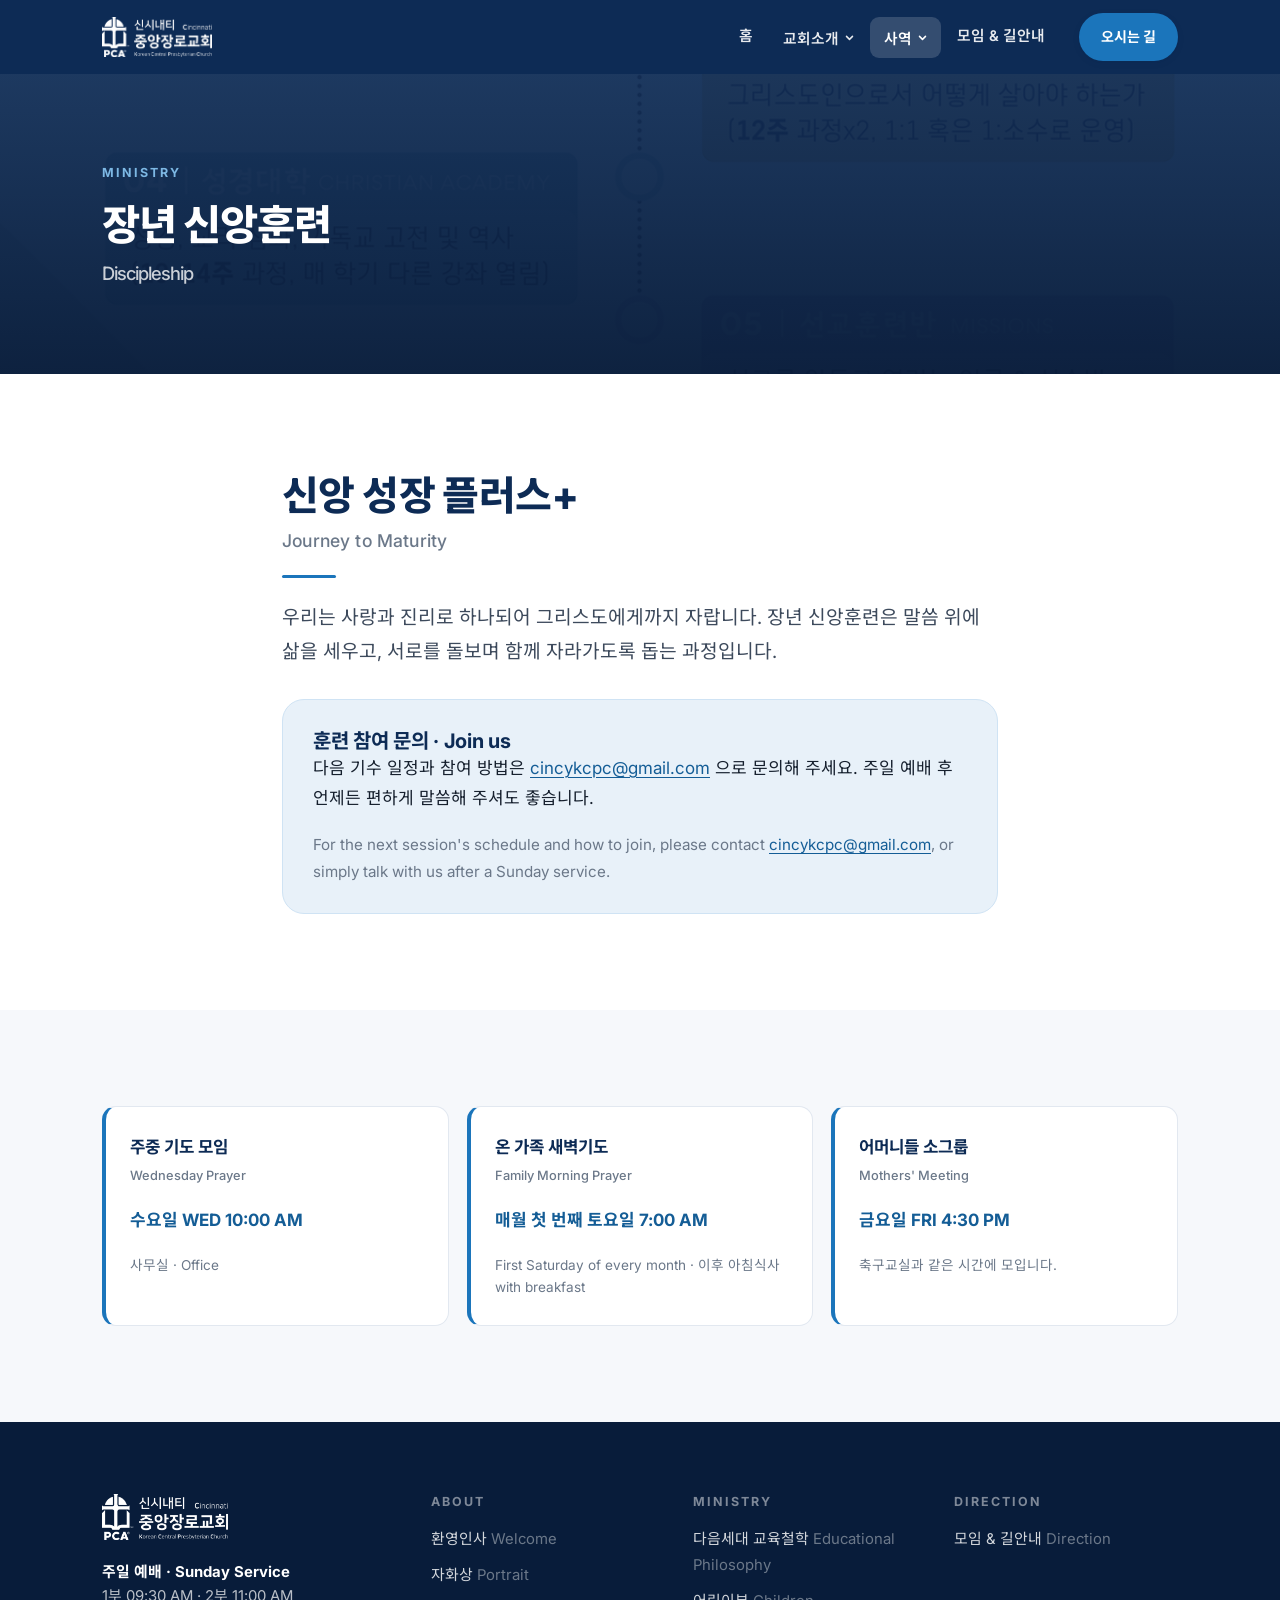
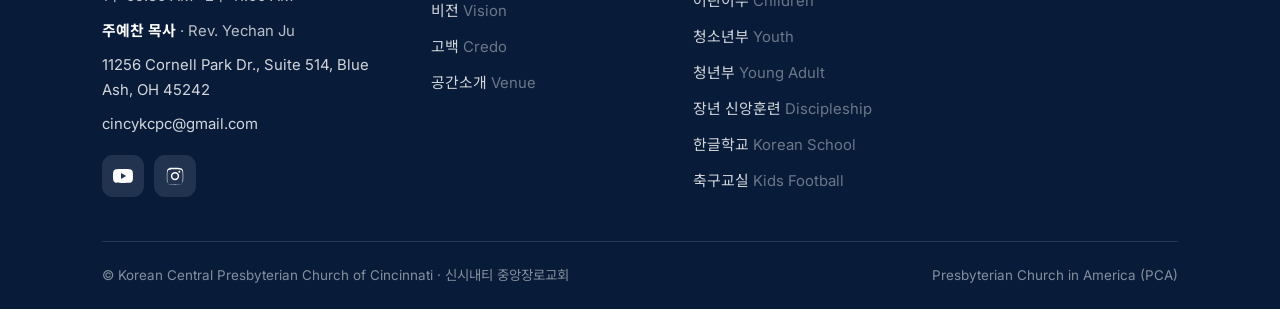
<file: discipleship/index.html>
<!DOCTYPE html>
<html lang="ko">
<head>
<meta charset="utf-8">
<meta name="viewport" content="width=device-width, initial-scale=1">
<title>장년 신앙훈련 Discipleship | 신시내티 중앙장로교회</title>
<meta name="description" content="신앙 성장 플러스+ — Journey to Maturity. KCPC 장년 신앙훈련 안내입니다.">
<link rel="canonical" href="https://yechani33.github.io/KCPC/discipleship/">

<meta property="og:type" content="website">
<meta property="og:site_name" content="신시내티 중앙장로교회 Korean Central Presbyterian Church of Cincinnati">
<meta property="og:title" content="장년 신앙훈련 Discipleship | 신시내티 중앙장로교회">
<meta property="og:description" content="신앙 성장 플러스+ — Journey to Maturity. KCPC 장년 신앙훈련 안내입니다.">
<meta property="og:url" content="https://yechani33.github.io/KCPC/discipleship/">
<meta property="og:image" content="https://yechani33.github.io/KCPC/assets/img/%EA%B5%90%ED%9A%8C%EC%A0%84%EA%B2%BD.webp">
<meta property="og:locale" content="ko_KR">
<meta name="twitter:card" content="summary_large_image">

<link rel="icon" href="../assets/img/logo-square.png" type="image/png">
<link rel="apple-touch-icon" href="../assets/img/logo-square.png">

<link rel="preconnect" href="https://fonts.googleapis.com">
<link rel="preconnect" href="https://fonts.gstatic.com" crossorigin>
<link rel="stylesheet" href="https://fonts.googleapis.com/css2?family=Inter:wght@400;500;600;700;800&family=Noto+Sans+KR:wght@400;500;700;800&display=swap">
<link rel="stylesheet" href="../assets/css/site.css">
</head>
<body>

<a class="skip-link" href="#main">본문으로 건너뛰기 · Skip to content</a>

<header class="header">
  <div class="wrap header__bar">
    <a class="header__logo" href="../" aria-label="신시내티 중앙장로교회 홈으로">
      <img src="../assets/img/logo-white.png" alt="신시내티 중앙장로교회 Korean Central Presbyterian Church of Cincinnati" width="196" height="71">
    </a>

    <div class="header__spacer"></div>

    <nav aria-label="주 메뉴">
      <ul class="nav" style="list-style:none;margin:0;padding:0">
        <li class="nav__item"><a class="nav__link" href="../">홈</a></li>
            <li class="nav__item nav__item--has-panel">
      <button class="nav__link" type="button" aria-expanded="false">교회소개<svg class="caret" viewBox="0 0 12 12" aria-hidden="true"><path d="M2 4.5 6 8.5l4-4" fill="none" stroke="currentColor" stroke-width="2" stroke-linecap="round" stroke-linejoin="round"/></svg></button>
      <div class="nav__panel">
        <a class="nav__sub" href="../staff/">환영인사<small>Welcome</small></a>
            <a class="nav__sub" href="../portrait/">자화상<small>Portrait</small></a>
            <a class="nav__sub" href="../vision/">비전<small>Vision</small></a>
            <a class="nav__sub" href="../credo/">고백<small>Credo</small></a>
            <a class="nav__sub" href="../venue/">공간소개<small>Venue</small></a>
      </div>
    </li>
            <li class="nav__item nav__item--has-panel">
      <button class="nav__link" type="button" aria-expanded="false" aria-current="page">사역<svg class="caret" viewBox="0 0 12 12" aria-hidden="true"><path d="M2 4.5 6 8.5l4-4" fill="none" stroke="currentColor" stroke-width="2" stroke-linecap="round" stroke-linejoin="round"/></svg></button>
      <div class="nav__panel">
        <a class="nav__sub" href="../education/">다음세대 교육철학<small>Educational Philosophy</small></a>
            <a class="nav__sub" href="../children/">어린이부<small>Children</small></a>
            <a class="nav__sub" href="../youth/">청소년부<small>Youth</small></a>
            <a class="nav__sub" href="../youngadult/">청년부<small>Young Adult</small></a>
            <a class="nav__sub" href="../discipleship/" aria-current="page">장년 신앙훈련<small>Discipleship</small></a>
            <a class="nav__sub" href="../k-school/">한글학교<small>Korean School</small></a>
            <a class="nav__sub" href="../football/">축구교실<small>Kids Football</small></a>
      </div>
    </li>
            <li class="nav__item"><a class="nav__link" href="../time/">모임 & 길안내</a></li>
      </ul>
    </nav>

    <div class="header__cta">
      <a class="btn btn--primary" href="../time/">오시는 길</a>
    </div>

    <button class="burger" type="button" aria-expanded="false" aria-controls="drawer" aria-label="메뉴 열기">
      <svg class="icon-open" viewBox="0 0 24 24" fill="none" stroke="currentColor" stroke-width="2" stroke-linecap="round"><path d="M3 6h18M3 12h18M3 18h18"/></svg>
      <svg class="icon-close" viewBox="0 0 24 24" fill="none" stroke="currentColor" stroke-width="2" stroke-linecap="round"><path d="M6 6l12 12M18 6L6 18"/></svg>
    </button>
  </div>

  <div class="drawer" id="drawer" data-open="false">
    <div class="wrap">
      <div class="drawer__group"><a href="../">홈<small>Home</small></a></div>
          <div class="drawer__group">
            <p class="drawer__label">교회소개 · About</p>
            <a href="../staff/">환영인사<small>Welcome</small></a>
            <a href="../portrait/">자화상<small>Portrait</small></a>
            <a href="../vision/">비전<small>Vision</small></a>
            <a href="../credo/">고백<small>Credo</small></a>
            <a href="../venue/">공간소개<small>Venue</small></a>
          </div>
          <div class="drawer__group">
            <p class="drawer__label">사역 · Ministry</p>
            <a href="../education/">다음세대 교육철학<small>Educational Philosophy</small></a>
            <a href="../children/">어린이부<small>Children</small></a>
            <a href="../youth/">청소년부<small>Youth</small></a>
            <a href="../youngadult/">청년부<small>Young Adult</small></a>
            <a href="../discipleship/" aria-current="page">장년 신앙훈련<small>Discipleship</small></a>
            <a href="../k-school/">한글학교<small>Korean School</small></a>
            <a href="../football/">축구교실<small>Kids Football</small></a>
          </div>
          <div class="drawer__group"><a href="../time/">모임 & 길안내<small>Direction</small></a></div>
      <div class="drawer__cta"><a class="btn btn--primary" href="../time/">오시는 길 · Visit Us</a></div>
    </div>
  </div>
</header>

<main id="main">
<section class="pagehero">
  <img class="pagehero__bg" src="../assets/img/discipleship-2.webp" alt="" aria-hidden="true">
  <div class="wrap pagehero__inner">
    <span class="eyebrow">Ministry</span>
    <h1>장년 신앙훈련<span class="pagehero__en">Discipleship</span></h1>
  </div>
</section>
<section class="section">
  <div class="wrap wrap--text prose">
    <h2 class="title">신앙 성장 플러스+<span class="title-en">Journey to Maturity</span></h2>
    <hr class="rule" style="margin-top:22px">
    <p class="lead">우리는 사랑과 진리로 하나되어 그리스도에게까지 자랍니다.
       장년 신앙훈련은 말씀 위에 삶을 세우고, 서로를 돌보며 함께 자라가도록 돕는 과정입니다.</p>

    <div class="callout" style="margin-top:30px">
      <h3>훈련 참여 문의 · Join us</h3>
      <p>다음 기수 일정과 참여 방법은 <a href="mailto:cincykcpc@gmail.com">cincykcpc@gmail.com</a> 으로 문의해 주세요.
         주일 예배 후 언제든 편하게 말씀해 주셔도 좋습니다.</p>
      <p class="en">For the next session's schedule and how to join, please contact
         <a href="mailto:cincykcpc@gmail.com">cincykcpc@gmail.com</a>, or simply talk with us after a Sunday service.</p>
    </div>
  </div>
</section>

<section class="section section--soft">
  <div class="wrap">
    <div class="schedule">
      <div class="slot">
        <p class="slot__name">주중 기도 모임<small>Wednesday Prayer</small></p>
        <p class="slot__when">수요일 WED 10:00 AM</p>
        <p class="slot__note">사무실 · Office</p>
      </div>
      <div class="slot">
        <p class="slot__name">온 가족 새벽기도<small>Family Morning Prayer</small></p>
        <p class="slot__when">매월 첫 번째 토요일 7:00 AM</p>
        <p class="slot__note">First Saturday of every month · 이후 아침식사 with breakfast</p>
      </div>
      <div class="slot">
        <p class="slot__name">어머니들 소그룹<small>Mothers' Meeting</small></p>
        <p class="slot__when">금요일 FRI 4:30 PM</p>
        <p class="slot__note">축구교실과 같은 시간에 모입니다.</p>
      </div>
    </div>
  </div>
</section>

</main>

<footer class="footer">
  <div class="wrap">
    <div class="footer__grid">
      <div>
        <img class="footer__logo" src="../assets/img/logo-white.png" alt="신시내티 중앙장로교회" width="196" height="71">
        <div class="footer__contact">
          <div><strong>주일 예배 · Sunday Service</strong><br>1부 09:30 AM · 2부 11:00 AM</div>
          <div><strong>주예찬 목사</strong> · Rev. Yechan Ju</div>
          <div><a href="https://maps.app.goo.gl/hWgqDWsaYQ62cJfN6" target="_blank" rel="noopener">11256 Cornell Park Dr., Suite 514, Blue Ash, OH 45242</a></div>
          <div><a href="mailto:cincykcpc@gmail.com">cincykcpc@gmail.com</a></div>
        </div>
        <div class="social">
          <a href="https://www.youtube.com/@KCPC_of_Cincinnati" target="_blank" rel="noopener" aria-label="YouTube"><svg viewBox="0 0 24 24" aria-hidden="true"><path d="M23.5 6.2a3 3 0 0 0-2.1-2.1C19.5 3.6 12 3.6 12 3.6s-7.5 0-9.4.5A3 3 0 0 0 .5 6.2C0 8.1 0 12 0 12s0 3.9.5 5.8a3 3 0 0 0 2.1 2.1c1.9.5 9.4.5 9.4.5s7.5 0 9.4-.5a3 3 0 0 0 2.1-2.1c.5-1.9.5-5.8.5-5.8s0-3.9-.5-5.8ZM9.6 15.6V8.4l6.2 3.6-6.2 3.6Z"/></svg></a>
          <a href="https://www.instagram.com/kcpckingdom/" target="_blank" rel="noopener" aria-label="Instagram"><svg viewBox="0 0 24 24" aria-hidden="true"><path d="M12 2.2c3.2 0 3.6 0 4.9.1 1.2.1 1.8.2 2.2.4.6.2 1 .5 1.4.9.4.4.7.8.9 1.4.2.4.4 1 .4 2.2.1 1.3.1 1.7.1 4.9s0 3.6-.1 4.9c-.1 1.2-.2 1.8-.4 2.2-.2.6-.5 1-.9 1.4-.4.4-.8.7-1.4.9-.4.2-1 .4-2.2.4-1.3.1-1.7.1-4.9.1s-3.6 0-4.9-.1c-1.2-.1-1.8-.2-2.2-.4-.6-.2-1-.5-1.4-.9-.4-.4-.7-.8-.9-1.4-.2-.4-.4-1-.4-2.2C2.2 15.6 2.2 15.2 2.2 12s0-3.6.1-4.9c.1-1.2.2-1.8.4-2.2.2-.6.5-1 .9-1.4.4-.4.8-.7 1.4-.9.4-.2 1-.4 2.2-.4 1.3-.1 1.7-.1 4.8-.1Zm0 1.8c-3.1 0-3.5 0-4.7.1-1.1.1-1.7.2-2.1.3-.5.2-.9.4-1.2.8-.4.3-.6.7-.8 1.2-.1.4-.3 1-.3 2.1-.1 1.2-.1 1.6-.1 4.7s0 3.5.1 4.7c.1 1.1.2 1.7.3 2.1.2.5.4.9.8 1.2.3.4.7.6 1.2.8.4.1 1 .3 2.1.3 1.2.1 1.6.1 4.7.1s3.5 0 4.7-.1c1.1-.1 1.7-.2 2.1-.3.5-.2.9-.4 1.2-.8.4-.3.6-.7.8-1.2.1-.4.3-1 .3-2.1.1-1.2.1-1.6.1-4.7s0-3.5-.1-4.7c-.1-1.1-.2-1.7-.3-2.1-.2-.5-.4-.9-.8-1.2-.3-.4-.7-.6-1.2-.8-.4-.1-1-.3-2.1-.3-1.2-.1-1.6-.1-4.7-.1Zm0 3.1a5 5 0 1 1 0 10 5 5 0 0 1 0-10Zm0 1.8a3.2 3.2 0 1 0 0 6.4 3.2 3.2 0 0 0 0-6.4Zm5.2-3.1a1.2 1.2 0 1 1 0 2.4 1.2 1.2 0 0 1 0-2.4Z"/></svg></a>
        </div>
      </div>
      <div>
            <h3>About</h3>
            <ul>
              <li><a href="../staff/">환영인사 <span class="text-muted">Welcome</span></a></li>
              <li><a href="../portrait/">자화상 <span class="text-muted">Portrait</span></a></li>
              <li><a href="../vision/">비전 <span class="text-muted">Vision</span></a></li>
              <li><a href="../credo/">고백 <span class="text-muted">Credo</span></a></li>
              <li><a href="../venue/">공간소개 <span class="text-muted">Venue</span></a></li>
            </ul>
          </div>
          <div>
            <h3>Ministry</h3>
            <ul>
              <li><a href="../education/">다음세대 교육철학 <span class="text-muted">Educational Philosophy</span></a></li>
              <li><a href="../children/">어린이부 <span class="text-muted">Children</span></a></li>
              <li><a href="../youth/">청소년부 <span class="text-muted">Youth</span></a></li>
              <li><a href="../youngadult/">청년부 <span class="text-muted">Young Adult</span></a></li>
              <li><a href="../discipleship/">장년 신앙훈련 <span class="text-muted">Discipleship</span></a></li>
              <li><a href="../k-school/">한글학교 <span class="text-muted">Korean School</span></a></li>
              <li><a href="../football/">축구교실 <span class="text-muted">Kids Football</span></a></li>
            </ul>
          </div>
          <div>
            <h3>Direction</h3>
            <ul>
              <li><a href="../time/">모임 & 길안내 <span class="text-muted">Direction</span></a></li>
            </ul>
          </div>
    </div>
    <div class="footer__bottom">
      <span>© Korean Central Presbyterian Church of Cincinnati · 신시내티 중앙장로교회</span>
      <span>Presbyterian Church in America (PCA)</span>
    </div>
  </div>
</footer>

<script src="../assets/js/site.js" defer></script>
</body>
</html>
</file>
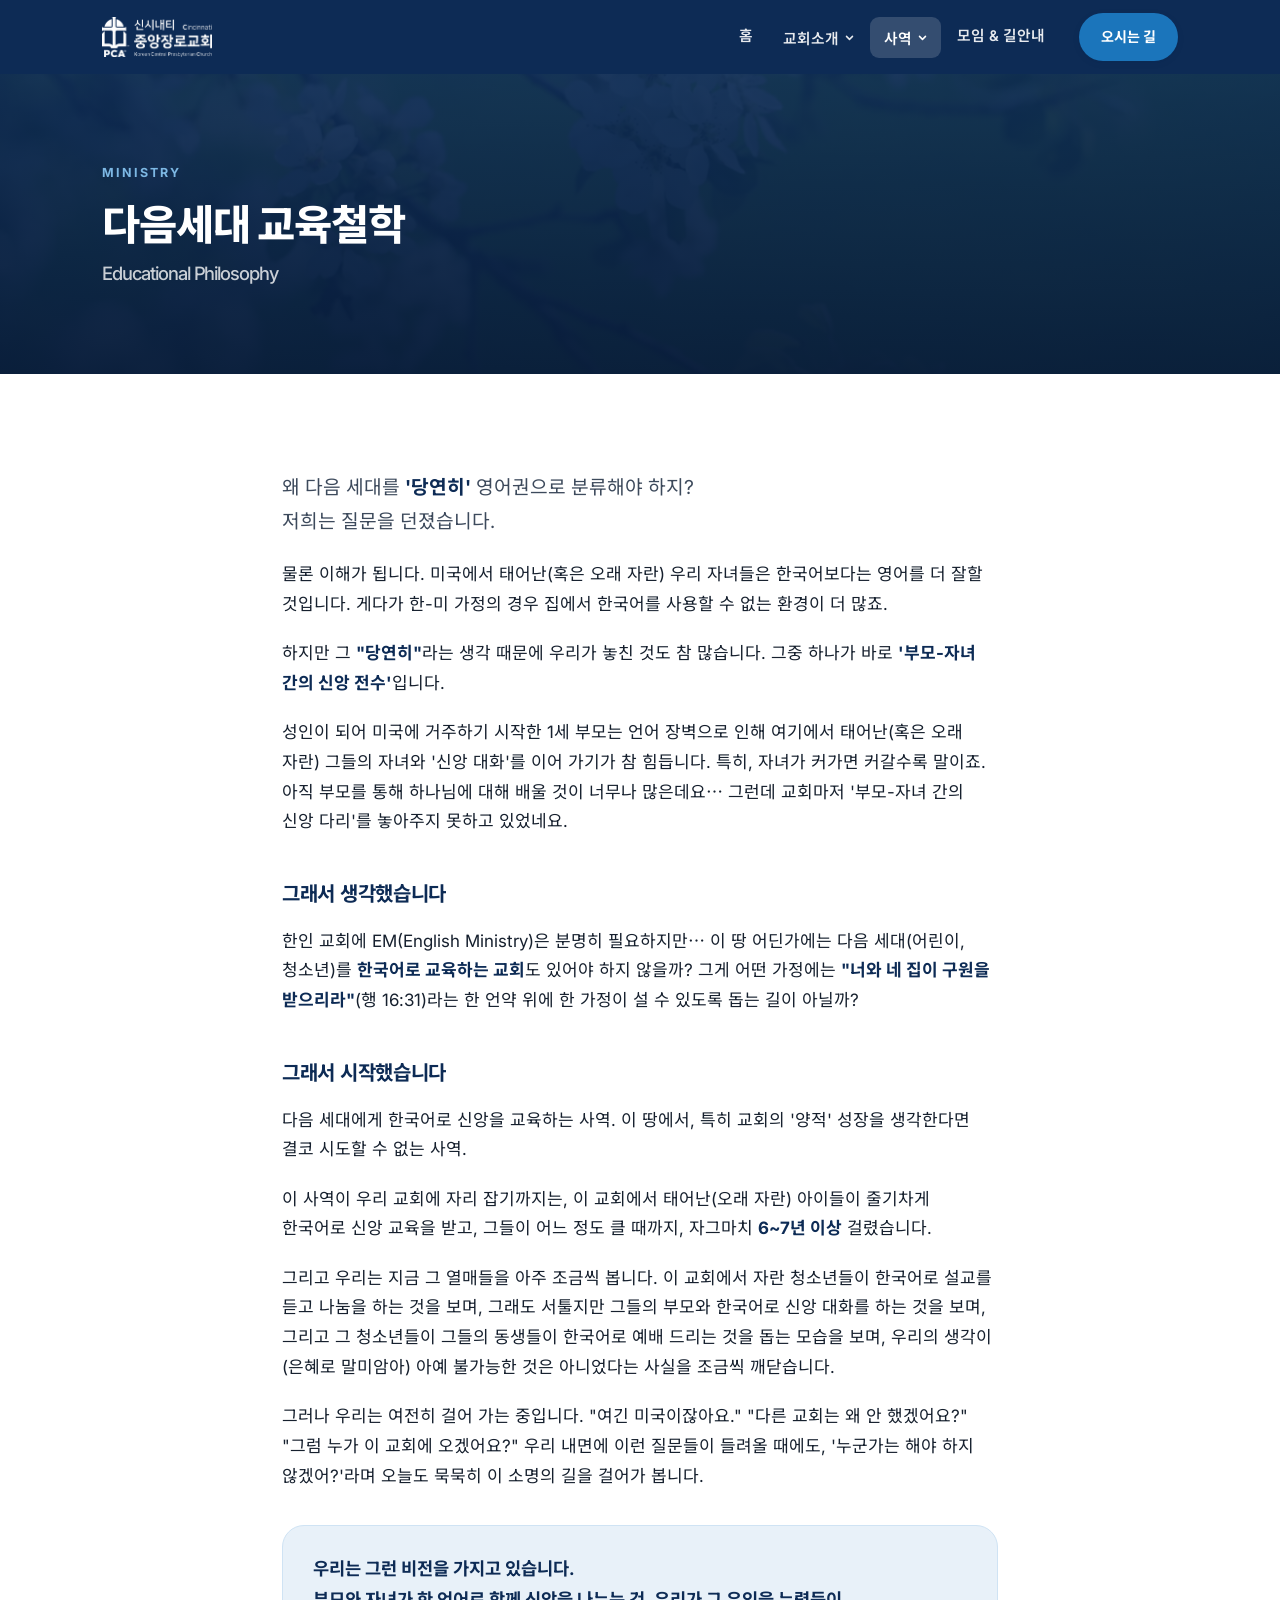
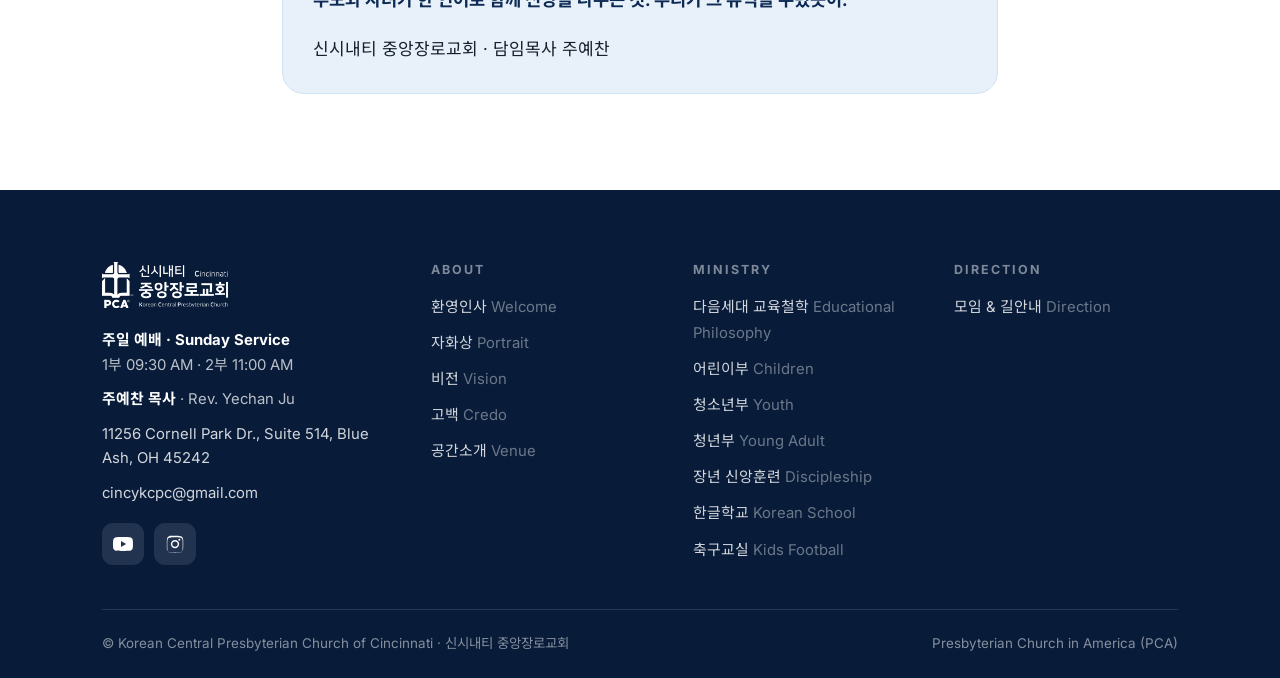
<file: education/index.html>
<!DOCTYPE html>
<html lang="ko">
<head>
<meta charset="utf-8">
<meta name="viewport" content="width=device-width, initial-scale=1">
<title>다음세대 교육철학 Educational Philosophy | 신시내티 중앙장로교회</title>
<meta name="description" content="왜 다음 세대를 '당연히' 영어권으로 분류해야 하지? 부모와 자녀가 한 언어로 함께 신앙을 나누는 것 — KCPC 다음세대 교육철학입니다.">
<link rel="canonical" href="https://yechani33.github.io/KCPC/education/">

<meta property="og:type" content="website">
<meta property="og:site_name" content="신시내티 중앙장로교회 Korean Central Presbyterian Church of Cincinnati">
<meta property="og:title" content="다음세대 교육철학 Educational Philosophy | 신시내티 중앙장로교회">
<meta property="og:description" content="왜 다음 세대를 '당연히' 영어권으로 분류해야 하지? 부모와 자녀가 한 언어로 함께 신앙을 나누는 것 — KCPC 다음세대 교육철학입니다.">
<meta property="og:url" content="https://yechani33.github.io/KCPC/education/">
<meta property="og:image" content="https://yechani33.github.io/KCPC/assets/img/%EA%B5%90%ED%9A%8C%EC%A0%84%EA%B2%BD.webp">
<meta property="og:locale" content="ko_KR">
<meta name="twitter:card" content="summary_large_image">

<link rel="icon" href="../assets/img/logo-square.png" type="image/png">
<link rel="apple-touch-icon" href="../assets/img/logo-square.png">

<link rel="preconnect" href="https://fonts.googleapis.com">
<link rel="preconnect" href="https://fonts.gstatic.com" crossorigin>
<link rel="stylesheet" href="https://fonts.googleapis.com/css2?family=Inter:wght@400;500;600;700;800&family=Noto+Sans+KR:wght@400;500;700;800&display=swap">
<link rel="stylesheet" href="../assets/css/site.css">
</head>
<body>

<a class="skip-link" href="#main">본문으로 건너뛰기 · Skip to content</a>

<header class="header">
  <div class="wrap header__bar">
    <a class="header__logo" href="../" aria-label="신시내티 중앙장로교회 홈으로">
      <img src="../assets/img/logo-white.png" alt="신시내티 중앙장로교회 Korean Central Presbyterian Church of Cincinnati" width="196" height="71">
    </a>

    <div class="header__spacer"></div>

    <nav aria-label="주 메뉴">
      <ul class="nav" style="list-style:none;margin:0;padding:0">
        <li class="nav__item"><a class="nav__link" href="../">홈</a></li>
            <li class="nav__item nav__item--has-panel">
      <button class="nav__link" type="button" aria-expanded="false">교회소개<svg class="caret" viewBox="0 0 12 12" aria-hidden="true"><path d="M2 4.5 6 8.5l4-4" fill="none" stroke="currentColor" stroke-width="2" stroke-linecap="round" stroke-linejoin="round"/></svg></button>
      <div class="nav__panel">
        <a class="nav__sub" href="../staff/">환영인사<small>Welcome</small></a>
            <a class="nav__sub" href="../portrait/">자화상<small>Portrait</small></a>
            <a class="nav__sub" href="../vision/">비전<small>Vision</small></a>
            <a class="nav__sub" href="../credo/">고백<small>Credo</small></a>
            <a class="nav__sub" href="../venue/">공간소개<small>Venue</small></a>
      </div>
    </li>
            <li class="nav__item nav__item--has-panel">
      <button class="nav__link" type="button" aria-expanded="false" aria-current="page">사역<svg class="caret" viewBox="0 0 12 12" aria-hidden="true"><path d="M2 4.5 6 8.5l4-4" fill="none" stroke="currentColor" stroke-width="2" stroke-linecap="round" stroke-linejoin="round"/></svg></button>
      <div class="nav__panel">
        <a class="nav__sub" href="../education/" aria-current="page">다음세대 교육철학<small>Educational Philosophy</small></a>
            <a class="nav__sub" href="../children/">어린이부<small>Children</small></a>
            <a class="nav__sub" href="../youth/">청소년부<small>Youth</small></a>
            <a class="nav__sub" href="../youngadult/">청년부<small>Young Adult</small></a>
            <a class="nav__sub" href="../discipleship/">장년 신앙훈련<small>Discipleship</small></a>
            <a class="nav__sub" href="../k-school/">한글학교<small>Korean School</small></a>
            <a class="nav__sub" href="../football/">축구교실<small>Kids Football</small></a>
      </div>
    </li>
            <li class="nav__item"><a class="nav__link" href="../time/">모임 & 길안내</a></li>
      </ul>
    </nav>

    <div class="header__cta">
      <a class="btn btn--primary" href="../time/">오시는 길</a>
    </div>

    <button class="burger" type="button" aria-expanded="false" aria-controls="drawer" aria-label="메뉴 열기">
      <svg class="icon-open" viewBox="0 0 24 24" fill="none" stroke="currentColor" stroke-width="2" stroke-linecap="round"><path d="M3 6h18M3 12h18M3 18h18"/></svg>
      <svg class="icon-close" viewBox="0 0 24 24" fill="none" stroke="currentColor" stroke-width="2" stroke-linecap="round"><path d="M6 6l12 12M18 6L6 18"/></svg>
    </button>
  </div>

  <div class="drawer" id="drawer" data-open="false">
    <div class="wrap">
      <div class="drawer__group"><a href="../">홈<small>Home</small></a></div>
          <div class="drawer__group">
            <p class="drawer__label">교회소개 · About</p>
            <a href="../staff/">환영인사<small>Welcome</small></a>
            <a href="../portrait/">자화상<small>Portrait</small></a>
            <a href="../vision/">비전<small>Vision</small></a>
            <a href="../credo/">고백<small>Credo</small></a>
            <a href="../venue/">공간소개<small>Venue</small></a>
          </div>
          <div class="drawer__group">
            <p class="drawer__label">사역 · Ministry</p>
            <a href="../education/" aria-current="page">다음세대 교육철학<small>Educational Philosophy</small></a>
            <a href="../children/">어린이부<small>Children</small></a>
            <a href="../youth/">청소년부<small>Youth</small></a>
            <a href="../youngadult/">청년부<small>Young Adult</small></a>
            <a href="../discipleship/">장년 신앙훈련<small>Discipleship</small></a>
            <a href="../k-school/">한글학교<small>Korean School</small></a>
            <a href="../football/">축구교실<small>Kids Football</small></a>
          </div>
          <div class="drawer__group"><a href="../time/">모임 & 길안내<small>Direction</small></a></div>
      <div class="drawer__cta"><a class="btn btn--primary" href="../time/">오시는 길 · Visit Us</a></div>
    </div>
  </div>
</header>

<main id="main">
<section class="pagehero">
  <img class="pagehero__bg" src="../assets/img/education-1.jpg" alt="" aria-hidden="true">
  <div class="wrap pagehero__inner">
    <span class="eyebrow">Ministry</span>
    <h1>다음세대 교육철학<span class="pagehero__en">Educational Philosophy</span></h1>
  </div>
</section>
<section class="section">
  <div class="wrap wrap--text prose">
    <p class="lead">왜 다음 세대를 <strong>'당연히'</strong> 영어권으로 분류해야 하지?<br>저희는 질문을 던졌습니다.</p>

    <p>물론 이해가 됩니다. 미국에서 태어난(혹은 오래 자란) 우리 자녀들은 한국어보다는 영어를 더 잘할 것입니다.
       게다가 한-미 가정의 경우 집에서 한국어를 사용할 수 없는 환경이 더 많죠.</p>

    <p>하지만 그 <strong>"당연히"</strong>라는 생각 때문에 우리가 놓친 것도 참 많습니다.
       그중 하나가 바로 <strong>'부모-자녀 간의 신앙 전수'</strong>입니다.</p>

    <p>성인이 되어 미국에 거주하기 시작한 1세 부모는 언어 장벽으로 인해 여기에서 태어난(혹은 오래 자란)
       그들의 자녀와 '신앙 대화'를 이어 가기가 참 힘듭니다. 특히, 자녀가 커가면 커갈수록 말이죠.
       아직 부모를 통해 하나님에 대해 배울 것이 너무나 많은데요⋯
       그런데 교회마저 '부모-자녀 간의 신앙 다리'를 놓아주지 못하고 있었네요.</p>

    <h3>그래서 생각했습니다</h3>
    <p>한인 교회에 EM(English Ministry)은 분명히 필요하지만⋯
       이 땅 어딘가에는 다음 세대(어린이, 청소년)를 <strong>한국어로 교육하는 교회</strong>도 있어야 하지 않을까?
       그게 어떤 가정에는 <strong>"너와 네 집이 구원을 받으리라"</strong>(행 16:31)라는 한 언약 위에
       한 가정이 설 수 있도록 돕는 길이 아닐까?</p>

    <h3>그래서 시작했습니다</h3>
    <p>다음 세대에게 한국어로 신앙을 교육하는 사역. 이 땅에서, 특히 교회의 '양적' 성장을 생각한다면
       결코 시도할 수 없는 사역.</p>
    <p>이 사역이 우리 교회에 자리 잡기까지는, 이 교회에서 태어난(오래 자란) 아이들이 줄기차게 한국어로
       신앙 교육을 받고, 그들이 어느 정도 클 때까지, 자그마치 <strong>6~7년 이상</strong> 걸렸습니다.</p>

    <p>그리고 우리는 지금 그 열매들을 아주 조금씩 봅니다.
       이 교회에서 자란 청소년들이 한국어로 설교를 듣고 나눔을 하는 것을 보며,
       그래도 서툴지만 그들의 부모와 한국어로 신앙 대화를 하는 것을 보며,
       그리고 그 청소년들이 그들의 동생들이 한국어로 예배 드리는 것을 돕는 모습을 보며,
       우리의 생각이 (은혜로 말미암아) 아예 불가능한 것은 아니었다는 사실을 조금씩 깨닫습니다.</p>

    <p>그러나 우리는 여전히 걸어 가는 중입니다.
       "여긴 미국이잖아요." "다른 교회는 왜 안 했겠어요?" "그럼 누가 이 교회에 오겠어요?"
       우리 내면에 이런 질문들이 들려올 때에도, '누군가는 해야 하지 않겠어?'라며
       오늘도 묵묵히 이 소명의 길을 걸어가 봅니다.</p>

    <div class="callout" style="margin-top:34px">
      <p style="font-size:1.1rem;font-weight:700;color:var(--navy)">우리는 그런 비전을 가지고 있습니다.<br>
         부모와 자녀가 한 언어로 함께 신앙을 나누는 것. 우리가 그 유익을 누렸듯이.</p>
      <p style="margin-top:14px">신시내티 중앙장로교회 · 담임목사 주예찬</p>
    </div>
  </div>
</section>

</main>

<footer class="footer">
  <div class="wrap">
    <div class="footer__grid">
      <div>
        <img class="footer__logo" src="../assets/img/logo-white.png" alt="신시내티 중앙장로교회" width="196" height="71">
        <div class="footer__contact">
          <div><strong>주일 예배 · Sunday Service</strong><br>1부 09:30 AM · 2부 11:00 AM</div>
          <div><strong>주예찬 목사</strong> · Rev. Yechan Ju</div>
          <div><a href="https://maps.app.goo.gl/hWgqDWsaYQ62cJfN6" target="_blank" rel="noopener">11256 Cornell Park Dr., Suite 514, Blue Ash, OH 45242</a></div>
          <div><a href="mailto:cincykcpc@gmail.com">cincykcpc@gmail.com</a></div>
        </div>
        <div class="social">
          <a href="https://www.youtube.com/@KCPC_of_Cincinnati" target="_blank" rel="noopener" aria-label="YouTube"><svg viewBox="0 0 24 24" aria-hidden="true"><path d="M23.5 6.2a3 3 0 0 0-2.1-2.1C19.5 3.6 12 3.6 12 3.6s-7.5 0-9.4.5A3 3 0 0 0 .5 6.2C0 8.1 0 12 0 12s0 3.9.5 5.8a3 3 0 0 0 2.1 2.1c1.9.5 9.4.5 9.4.5s7.5 0 9.4-.5a3 3 0 0 0 2.1-2.1c.5-1.9.5-5.8.5-5.8s0-3.9-.5-5.8ZM9.6 15.6V8.4l6.2 3.6-6.2 3.6Z"/></svg></a>
          <a href="https://www.instagram.com/kcpckingdom/" target="_blank" rel="noopener" aria-label="Instagram"><svg viewBox="0 0 24 24" aria-hidden="true"><path d="M12 2.2c3.2 0 3.6 0 4.9.1 1.2.1 1.8.2 2.2.4.6.2 1 .5 1.4.9.4.4.7.8.9 1.4.2.4.4 1 .4 2.2.1 1.3.1 1.7.1 4.9s0 3.6-.1 4.9c-.1 1.2-.2 1.8-.4 2.2-.2.6-.5 1-.9 1.4-.4.4-.8.7-1.4.9-.4.2-1 .4-2.2.4-1.3.1-1.7.1-4.9.1s-3.6 0-4.9-.1c-1.2-.1-1.8-.2-2.2-.4-.6-.2-1-.5-1.4-.9-.4-.4-.7-.8-.9-1.4-.2-.4-.4-1-.4-2.2C2.2 15.6 2.2 15.2 2.2 12s0-3.6.1-4.9c.1-1.2.2-1.8.4-2.2.2-.6.5-1 .9-1.4.4-.4.8-.7 1.4-.9.4-.2 1-.4 2.2-.4 1.3-.1 1.7-.1 4.8-.1Zm0 1.8c-3.1 0-3.5 0-4.7.1-1.1.1-1.7.2-2.1.3-.5.2-.9.4-1.2.8-.4.3-.6.7-.8 1.2-.1.4-.3 1-.3 2.1-.1 1.2-.1 1.6-.1 4.7s0 3.5.1 4.7c.1 1.1.2 1.7.3 2.1.2.5.4.9.8 1.2.3.4.7.6 1.2.8.4.1 1 .3 2.1.3 1.2.1 1.6.1 4.7.1s3.5 0 4.7-.1c1.1-.1 1.7-.2 2.1-.3.5-.2.9-.4 1.2-.8.4-.3.6-.7.8-1.2.1-.4.3-1 .3-2.1.1-1.2.1-1.6.1-4.7s0-3.5-.1-4.7c-.1-1.1-.2-1.7-.3-2.1-.2-.5-.4-.9-.8-1.2-.3-.4-.7-.6-1.2-.8-.4-.1-1-.3-2.1-.3-1.2-.1-1.6-.1-4.7-.1Zm0 3.1a5 5 0 1 1 0 10 5 5 0 0 1 0-10Zm0 1.8a3.2 3.2 0 1 0 0 6.4 3.2 3.2 0 0 0 0-6.4Zm5.2-3.1a1.2 1.2 0 1 1 0 2.4 1.2 1.2 0 0 1 0-2.4Z"/></svg></a>
        </div>
      </div>
      <div>
            <h3>About</h3>
            <ul>
              <li><a href="../staff/">환영인사 <span class="text-muted">Welcome</span></a></li>
              <li><a href="../portrait/">자화상 <span class="text-muted">Portrait</span></a></li>
              <li><a href="../vision/">비전 <span class="text-muted">Vision</span></a></li>
              <li><a href="../credo/">고백 <span class="text-muted">Credo</span></a></li>
              <li><a href="../venue/">공간소개 <span class="text-muted">Venue</span></a></li>
            </ul>
          </div>
          <div>
            <h3>Ministry</h3>
            <ul>
              <li><a href="../education/">다음세대 교육철학 <span class="text-muted">Educational Philosophy</span></a></li>
              <li><a href="../children/">어린이부 <span class="text-muted">Children</span></a></li>
              <li><a href="../youth/">청소년부 <span class="text-muted">Youth</span></a></li>
              <li><a href="../youngadult/">청년부 <span class="text-muted">Young Adult</span></a></li>
              <li><a href="../discipleship/">장년 신앙훈련 <span class="text-muted">Discipleship</span></a></li>
              <li><a href="../k-school/">한글학교 <span class="text-muted">Korean School</span></a></li>
              <li><a href="../football/">축구교실 <span class="text-muted">Kids Football</span></a></li>
            </ul>
          </div>
          <div>
            <h3>Direction</h3>
            <ul>
              <li><a href="../time/">모임 & 길안내 <span class="text-muted">Direction</span></a></li>
            </ul>
          </div>
    </div>
    <div class="footer__bottom">
      <span>© Korean Central Presbyterian Church of Cincinnati · 신시내티 중앙장로교회</span>
      <span>Presbyterian Church in America (PCA)</span>
    </div>
  </div>
</footer>

<script src="../assets/js/site.js" defer></script>
</body>
</html>
</file>
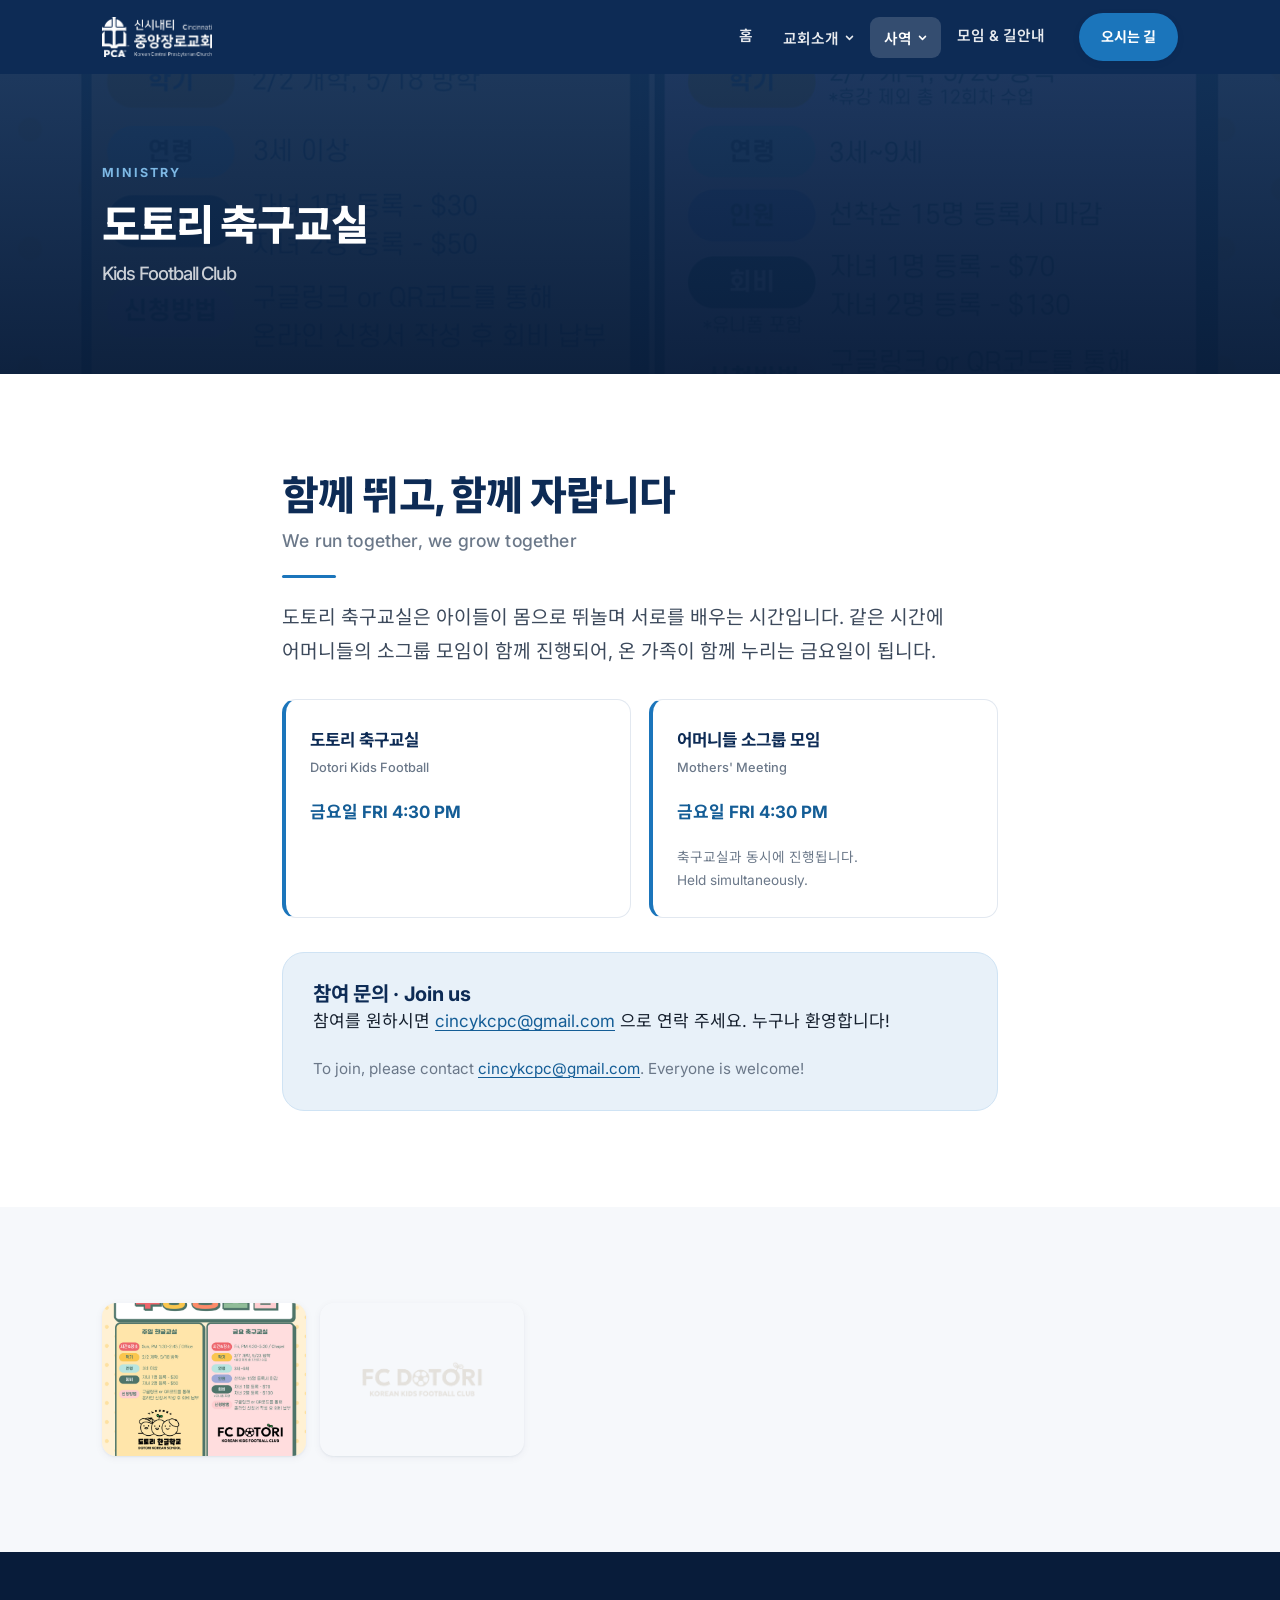
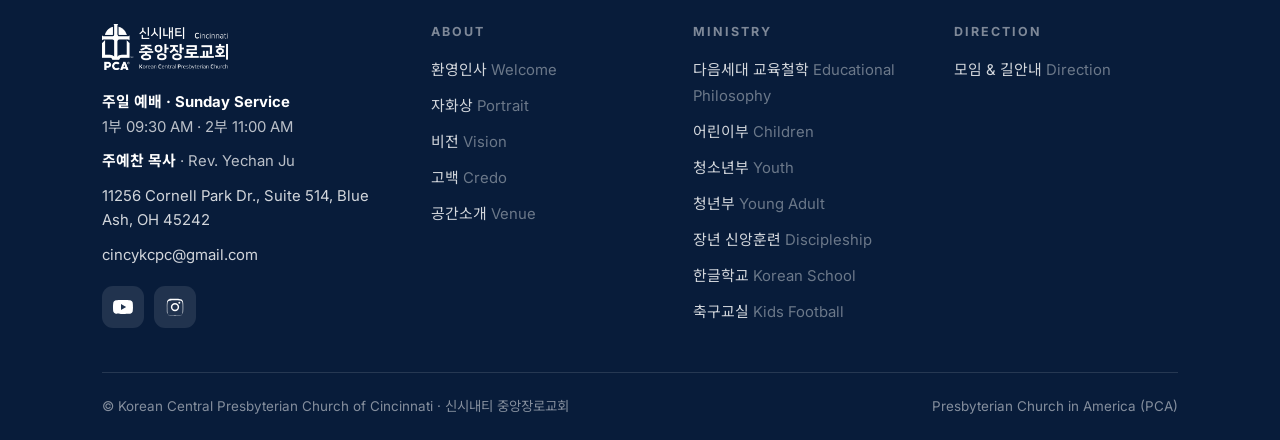
<file: football/index.html>
<!DOCTYPE html>
<html lang="ko">
<head>
<meta charset="utf-8">
<meta name="viewport" content="width=device-width, initial-scale=1">
<title>도토리 축구교실 Kids Football Club | 신시내티 중앙장로교회</title>
<meta name="description" content="도토리 축구교실 — 매주 금요일 오후 4시 30분. 같은 시간 어머니들 소그룹 모임도 함께 진행됩니다.">
<link rel="canonical" href="https://yechani33.github.io/KCPC/football/">

<meta property="og:type" content="website">
<meta property="og:site_name" content="신시내티 중앙장로교회 Korean Central Presbyterian Church of Cincinnati">
<meta property="og:title" content="도토리 축구교실 Kids Football Club | 신시내티 중앙장로교회">
<meta property="og:description" content="도토리 축구교실 — 매주 금요일 오후 4시 30분. 같은 시간 어머니들 소그룹 모임도 함께 진행됩니다.">
<meta property="og:url" content="https://yechani33.github.io/KCPC/football/">
<meta property="og:image" content="https://yechani33.github.io/KCPC/assets/img/%EA%B5%90%ED%9A%8C%EC%A0%84%EA%B2%BD.webp">
<meta property="og:locale" content="ko_KR">
<meta name="twitter:card" content="summary_large_image">

<link rel="icon" href="../assets/img/logo-square.png" type="image/png">
<link rel="apple-touch-icon" href="../assets/img/logo-square.png">

<link rel="preconnect" href="https://fonts.googleapis.com">
<link rel="preconnect" href="https://fonts.gstatic.com" crossorigin>
<link rel="stylesheet" href="https://fonts.googleapis.com/css2?family=Inter:wght@400;500;600;700;800&family=Noto+Sans+KR:wght@400;500;700;800&display=swap">
<link rel="stylesheet" href="../assets/css/site.css">
</head>
<body>

<a class="skip-link" href="#main">본문으로 건너뛰기 · Skip to content</a>

<header class="header">
  <div class="wrap header__bar">
    <a class="header__logo" href="../" aria-label="신시내티 중앙장로교회 홈으로">
      <img src="../assets/img/logo-white.png" alt="신시내티 중앙장로교회 Korean Central Presbyterian Church of Cincinnati" width="196" height="71">
    </a>

    <div class="header__spacer"></div>

    <nav aria-label="주 메뉴">
      <ul class="nav" style="list-style:none;margin:0;padding:0">
        <li class="nav__item"><a class="nav__link" href="../">홈</a></li>
            <li class="nav__item nav__item--has-panel">
      <button class="nav__link" type="button" aria-expanded="false">교회소개<svg class="caret" viewBox="0 0 12 12" aria-hidden="true"><path d="M2 4.5 6 8.5l4-4" fill="none" stroke="currentColor" stroke-width="2" stroke-linecap="round" stroke-linejoin="round"/></svg></button>
      <div class="nav__panel">
        <a class="nav__sub" href="../staff/">환영인사<small>Welcome</small></a>
            <a class="nav__sub" href="../portrait/">자화상<small>Portrait</small></a>
            <a class="nav__sub" href="../vision/">비전<small>Vision</small></a>
            <a class="nav__sub" href="../credo/">고백<small>Credo</small></a>
            <a class="nav__sub" href="../venue/">공간소개<small>Venue</small></a>
      </div>
    </li>
            <li class="nav__item nav__item--has-panel">
      <button class="nav__link" type="button" aria-expanded="false" aria-current="page">사역<svg class="caret" viewBox="0 0 12 12" aria-hidden="true"><path d="M2 4.5 6 8.5l4-4" fill="none" stroke="currentColor" stroke-width="2" stroke-linecap="round" stroke-linejoin="round"/></svg></button>
      <div class="nav__panel">
        <a class="nav__sub" href="../education/">다음세대 교육철학<small>Educational Philosophy</small></a>
            <a class="nav__sub" href="../children/">어린이부<small>Children</small></a>
            <a class="nav__sub" href="../youth/">청소년부<small>Youth</small></a>
            <a class="nav__sub" href="../youngadult/">청년부<small>Young Adult</small></a>
            <a class="nav__sub" href="../discipleship/">장년 신앙훈련<small>Discipleship</small></a>
            <a class="nav__sub" href="../k-school/">한글학교<small>Korean School</small></a>
            <a class="nav__sub" href="../football/" aria-current="page">축구교실<small>Kids Football</small></a>
      </div>
    </li>
            <li class="nav__item"><a class="nav__link" href="../time/">모임 & 길안내</a></li>
      </ul>
    </nav>

    <div class="header__cta">
      <a class="btn btn--primary" href="../time/">오시는 길</a>
    </div>

    <button class="burger" type="button" aria-expanded="false" aria-controls="drawer" aria-label="메뉴 열기">
      <svg class="icon-open" viewBox="0 0 24 24" fill="none" stroke="currentColor" stroke-width="2" stroke-linecap="round"><path d="M3 6h18M3 12h18M3 18h18"/></svg>
      <svg class="icon-close" viewBox="0 0 24 24" fill="none" stroke="currentColor" stroke-width="2" stroke-linecap="round"><path d="M6 6l12 12M18 6L6 18"/></svg>
    </button>
  </div>

  <div class="drawer" id="drawer" data-open="false">
    <div class="wrap">
      <div class="drawer__group"><a href="../">홈<small>Home</small></a></div>
          <div class="drawer__group">
            <p class="drawer__label">교회소개 · About</p>
            <a href="../staff/">환영인사<small>Welcome</small></a>
            <a href="../portrait/">자화상<small>Portrait</small></a>
            <a href="../vision/">비전<small>Vision</small></a>
            <a href="../credo/">고백<small>Credo</small></a>
            <a href="../venue/">공간소개<small>Venue</small></a>
          </div>
          <div class="drawer__group">
            <p class="drawer__label">사역 · Ministry</p>
            <a href="../education/">다음세대 교육철학<small>Educational Philosophy</small></a>
            <a href="../children/">어린이부<small>Children</small></a>
            <a href="../youth/">청소년부<small>Youth</small></a>
            <a href="../youngadult/">청년부<small>Young Adult</small></a>
            <a href="../discipleship/">장년 신앙훈련<small>Discipleship</small></a>
            <a href="../k-school/">한글학교<small>Korean School</small></a>
            <a href="../football/" aria-current="page">축구교실<small>Kids Football</small></a>
          </div>
          <div class="drawer__group"><a href="../time/">모임 & 길안내<small>Direction</small></a></div>
      <div class="drawer__cta"><a class="btn btn--primary" href="../time/">오시는 길 · Visit Us</a></div>
    </div>
  </div>
</header>

<main id="main">
<section class="pagehero">
  <img class="pagehero__bg" src="../assets/img/football-3.jpeg" alt="" aria-hidden="true">
  <div class="wrap pagehero__inner">
    <span class="eyebrow">Ministry</span>
    <h1>도토리 축구교실<span class="pagehero__en">Kids Football Club</span></h1>
  </div>
</section>
<section class="section">
  <div class="wrap wrap--text prose">
    <h2 class="title">함께 뛰고, 함께 자랍니다<span class="title-en">We run together, we grow together</span></h2>
    <hr class="rule" style="margin-top:22px">
    <p class="lead">도토리 축구교실은 아이들이 몸으로 뛰놀며 서로를 배우는 시간입니다.
       같은 시간에 어머니들의 소그룹 모임이 함께 진행되어, 온 가족이 함께 누리는 금요일이 됩니다.</p>

    <div class="schedule" style="margin-top:30px">
      <div class="slot">
        <p class="slot__name">도토리 축구교실<small>Dotori Kids Football</small></p>
        <p class="slot__when">금요일 FRI 4:30 PM</p>
      </div>
      <div class="slot">
        <p class="slot__name">어머니들 소그룹 모임<small>Mothers' Meeting</small></p>
        <p class="slot__when">금요일 FRI 4:30 PM</p>
        <p class="slot__note">축구교실과 동시에 진행됩니다.<br>Held simultaneously.</p>
      </div>
    </div>

    <div class="callout" style="margin-top:34px">
      <h3>참여 문의 · Join us</h3>
      <p>참여를 원하시면 <a href="mailto:cincykcpc@gmail.com">cincykcpc@gmail.com</a> 으로 연락 주세요. 누구나 환영합니다!</p>
      <p class="en">To join, please contact <a href="mailto:cincykcpc@gmail.com">cincykcpc@gmail.com</a>. Everyone is welcome!</p>
    </div>
  </div>
</section>

<section class="section section--soft">
  <div class="wrap">
    <div class="gallery">
        <img src="../assets/img/football-3.jpeg" alt="도토리 축구교실" loading="lazy">
        <img src="../assets/img/football-2.png" alt="도토리 축구교실" loading="lazy">
      </div>
  </div>
</section>

</main>

<footer class="footer">
  <div class="wrap">
    <div class="footer__grid">
      <div>
        <img class="footer__logo" src="../assets/img/logo-white.png" alt="신시내티 중앙장로교회" width="196" height="71">
        <div class="footer__contact">
          <div><strong>주일 예배 · Sunday Service</strong><br>1부 09:30 AM · 2부 11:00 AM</div>
          <div><strong>주예찬 목사</strong> · Rev. Yechan Ju</div>
          <div><a href="https://maps.app.goo.gl/hWgqDWsaYQ62cJfN6" target="_blank" rel="noopener">11256 Cornell Park Dr., Suite 514, Blue Ash, OH 45242</a></div>
          <div><a href="mailto:cincykcpc@gmail.com">cincykcpc@gmail.com</a></div>
        </div>
        <div class="social">
          <a href="https://www.youtube.com/@KCPC_of_Cincinnati" target="_blank" rel="noopener" aria-label="YouTube"><svg viewBox="0 0 24 24" aria-hidden="true"><path d="M23.5 6.2a3 3 0 0 0-2.1-2.1C19.5 3.6 12 3.6 12 3.6s-7.5 0-9.4.5A3 3 0 0 0 .5 6.2C0 8.1 0 12 0 12s0 3.9.5 5.8a3 3 0 0 0 2.1 2.1c1.9.5 9.4.5 9.4.5s7.5 0 9.4-.5a3 3 0 0 0 2.1-2.1c.5-1.9.5-5.8.5-5.8s0-3.9-.5-5.8ZM9.6 15.6V8.4l6.2 3.6-6.2 3.6Z"/></svg></a>
          <a href="https://www.instagram.com/kcpckingdom/" target="_blank" rel="noopener" aria-label="Instagram"><svg viewBox="0 0 24 24" aria-hidden="true"><path d="M12 2.2c3.2 0 3.6 0 4.9.1 1.2.1 1.8.2 2.2.4.6.2 1 .5 1.4.9.4.4.7.8.9 1.4.2.4.4 1 .4 2.2.1 1.3.1 1.7.1 4.9s0 3.6-.1 4.9c-.1 1.2-.2 1.8-.4 2.2-.2.6-.5 1-.9 1.4-.4.4-.8.7-1.4.9-.4.2-1 .4-2.2.4-1.3.1-1.7.1-4.9.1s-3.6 0-4.9-.1c-1.2-.1-1.8-.2-2.2-.4-.6-.2-1-.5-1.4-.9-.4-.4-.7-.8-.9-1.4-.2-.4-.4-1-.4-2.2C2.2 15.6 2.2 15.2 2.2 12s0-3.6.1-4.9c.1-1.2.2-1.8.4-2.2.2-.6.5-1 .9-1.4.4-.4.8-.7 1.4-.9.4-.2 1-.4 2.2-.4 1.3-.1 1.7-.1 4.8-.1Zm0 1.8c-3.1 0-3.5 0-4.7.1-1.1.1-1.7.2-2.1.3-.5.2-.9.4-1.2.8-.4.3-.6.7-.8 1.2-.1.4-.3 1-.3 2.1-.1 1.2-.1 1.6-.1 4.7s0 3.5.1 4.7c.1 1.1.2 1.7.3 2.1.2.5.4.9.8 1.2.3.4.7.6 1.2.8.4.1 1 .3 2.1.3 1.2.1 1.6.1 4.7.1s3.5 0 4.7-.1c1.1-.1 1.7-.2 2.1-.3.5-.2.9-.4 1.2-.8.4-.3.6-.7.8-1.2.1-.4.3-1 .3-2.1.1-1.2.1-1.6.1-4.7s0-3.5-.1-4.7c-.1-1.1-.2-1.7-.3-2.1-.2-.5-.4-.9-.8-1.2-.3-.4-.7-.6-1.2-.8-.4-.1-1-.3-2.1-.3-1.2-.1-1.6-.1-4.7-.1Zm0 3.1a5 5 0 1 1 0 10 5 5 0 0 1 0-10Zm0 1.8a3.2 3.2 0 1 0 0 6.4 3.2 3.2 0 0 0 0-6.4Zm5.2-3.1a1.2 1.2 0 1 1 0 2.4 1.2 1.2 0 0 1 0-2.4Z"/></svg></a>
        </div>
      </div>
      <div>
            <h3>About</h3>
            <ul>
              <li><a href="../staff/">환영인사 <span class="text-muted">Welcome</span></a></li>
              <li><a href="../portrait/">자화상 <span class="text-muted">Portrait</span></a></li>
              <li><a href="../vision/">비전 <span class="text-muted">Vision</span></a></li>
              <li><a href="../credo/">고백 <span class="text-muted">Credo</span></a></li>
              <li><a href="../venue/">공간소개 <span class="text-muted">Venue</span></a></li>
            </ul>
          </div>
          <div>
            <h3>Ministry</h3>
            <ul>
              <li><a href="../education/">다음세대 교육철학 <span class="text-muted">Educational Philosophy</span></a></li>
              <li><a href="../children/">어린이부 <span class="text-muted">Children</span></a></li>
              <li><a href="../youth/">청소년부 <span class="text-muted">Youth</span></a></li>
              <li><a href="../youngadult/">청년부 <span class="text-muted">Young Adult</span></a></li>
              <li><a href="../discipleship/">장년 신앙훈련 <span class="text-muted">Discipleship</span></a></li>
              <li><a href="../k-school/">한글학교 <span class="text-muted">Korean School</span></a></li>
              <li><a href="../football/">축구교실 <span class="text-muted">Kids Football</span></a></li>
            </ul>
          </div>
          <div>
            <h3>Direction</h3>
            <ul>
              <li><a href="../time/">모임 & 길안내 <span class="text-muted">Direction</span></a></li>
            </ul>
          </div>
    </div>
    <div class="footer__bottom">
      <span>© Korean Central Presbyterian Church of Cincinnati · 신시내티 중앙장로교회</span>
      <span>Presbyterian Church in America (PCA)</span>
    </div>
  </div>
</footer>

<script src="../assets/js/site.js" defer></script>
</body>
</html>
</file>
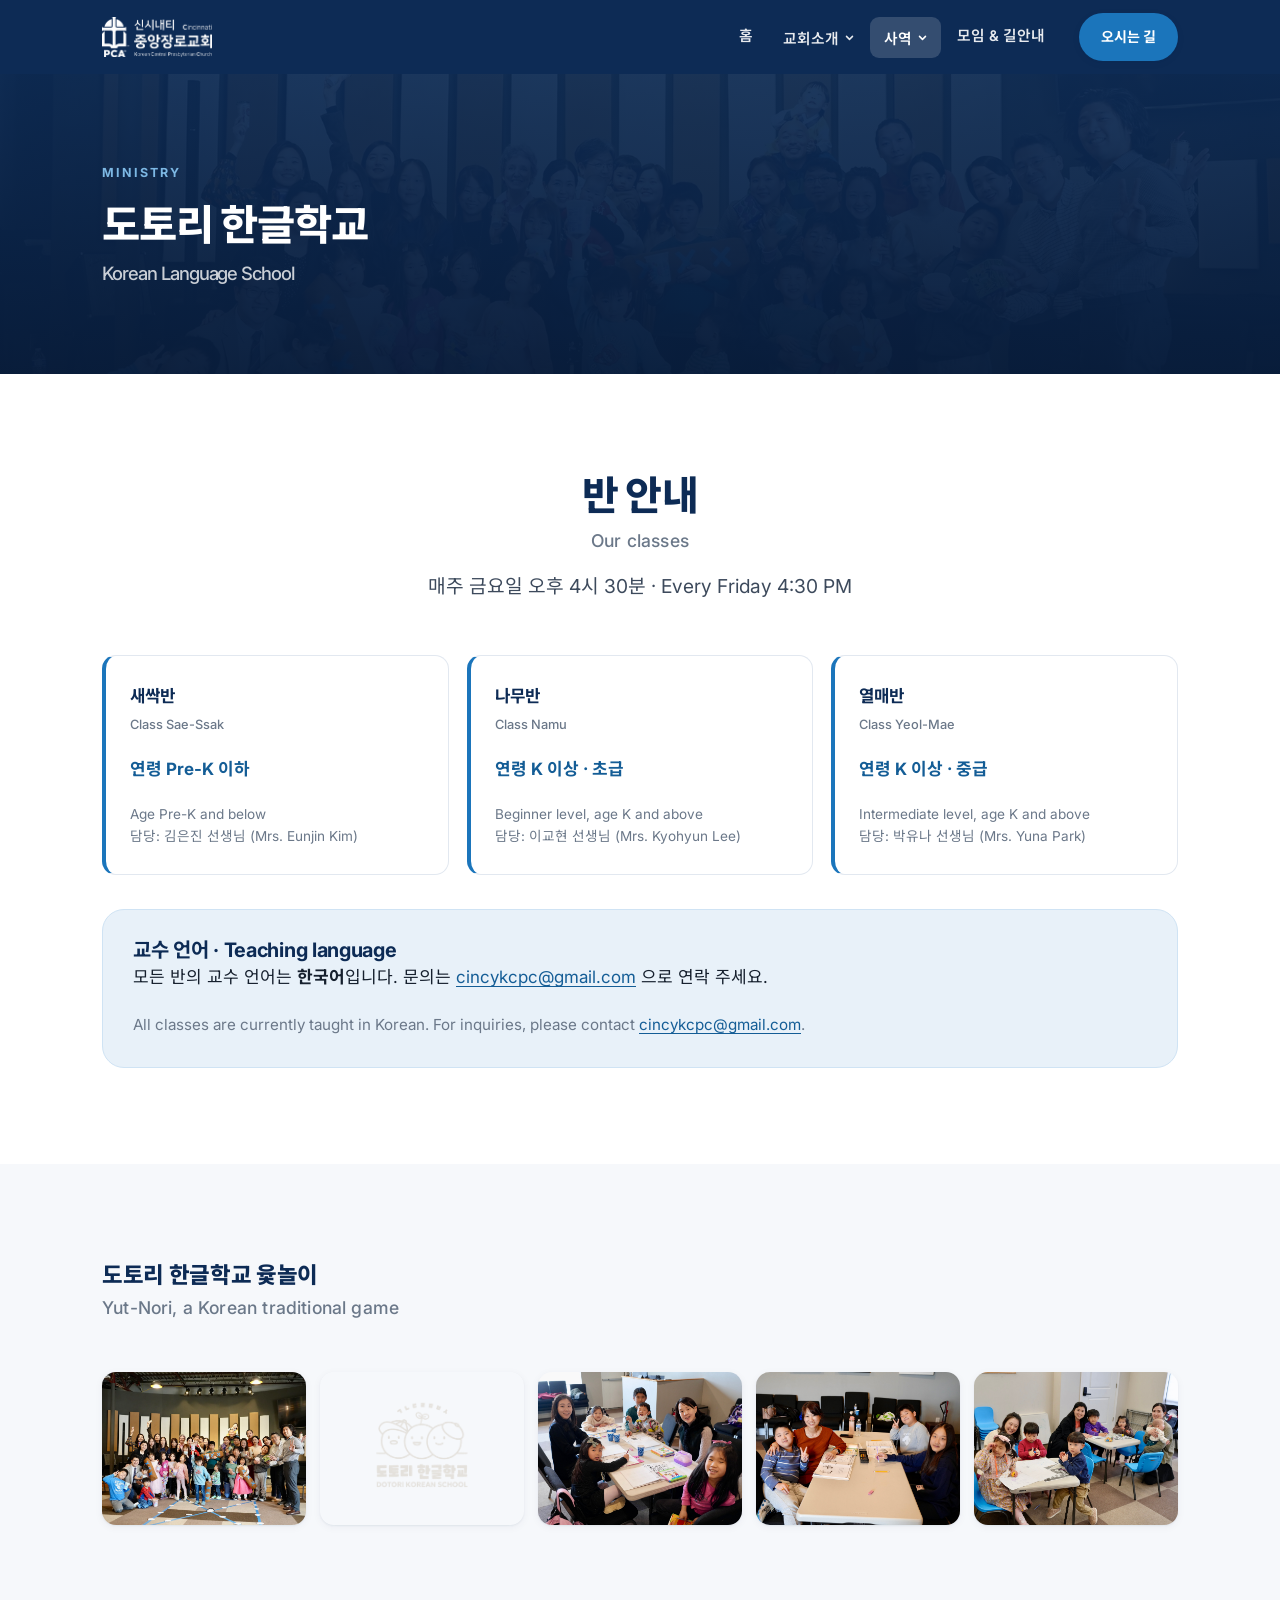
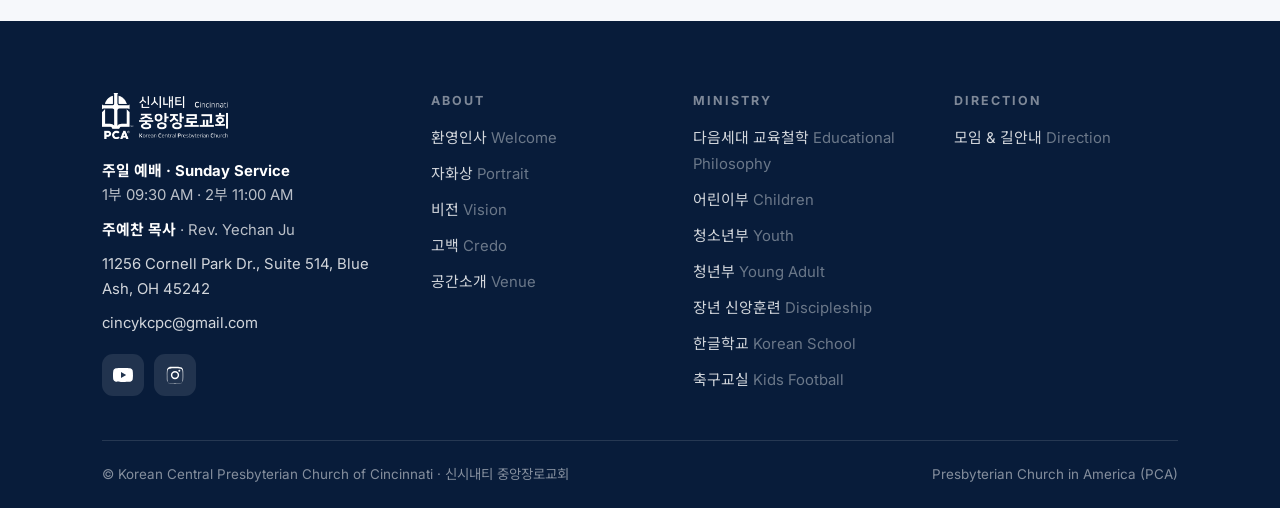
<file: k-school/index.html>
<!DOCTYPE html>
<html lang="ko">
<head>
<meta charset="utf-8">
<meta name="viewport" content="width=device-width, initial-scale=1">
<title>도토리 한글학교 Korean Language School | 신시내티 중앙장로교회</title>
<meta name="description" content="도토리 한글학교 — 새싹반, 나무반, 열매반. 매주 금요일 오후 4시 30분, 신시내티 중앙장로교회.">
<link rel="canonical" href="https://yechani33.github.io/KCPC/k-school/">

<meta property="og:type" content="website">
<meta property="og:site_name" content="신시내티 중앙장로교회 Korean Central Presbyterian Church of Cincinnati">
<meta property="og:title" content="도토리 한글학교 Korean Language School | 신시내티 중앙장로교회">
<meta property="og:description" content="도토리 한글학교 — 새싹반, 나무반, 열매반. 매주 금요일 오후 4시 30분, 신시내티 중앙장로교회.">
<meta property="og:url" content="https://yechani33.github.io/KCPC/k-school/">
<meta property="og:image" content="https://yechani33.github.io/KCPC/assets/img/korean-school-6.webp">
<meta property="og:locale" content="ko_KR">
<meta name="twitter:card" content="summary_large_image">

<link rel="icon" href="../assets/img/logo-square.png" type="image/png">
<link rel="apple-touch-icon" href="../assets/img/logo-square.png">

<link rel="preconnect" href="https://fonts.googleapis.com">
<link rel="preconnect" href="https://fonts.gstatic.com" crossorigin>
<link rel="stylesheet" href="https://fonts.googleapis.com/css2?family=Inter:wght@400;500;600;700;800&family=Noto+Sans+KR:wght@400;500;700;800&display=swap">
<link rel="stylesheet" href="../assets/css/site.css">
</head>
<body>

<a class="skip-link" href="#main">본문으로 건너뛰기 · Skip to content</a>

<header class="header">
  <div class="wrap header__bar">
    <a class="header__logo" href="../" aria-label="신시내티 중앙장로교회 홈으로">
      <img src="../assets/img/logo-white.png" alt="신시내티 중앙장로교회 Korean Central Presbyterian Church of Cincinnati" width="196" height="71">
    </a>

    <div class="header__spacer"></div>

    <nav aria-label="주 메뉴">
      <ul class="nav" style="list-style:none;margin:0;padding:0">
        <li class="nav__item"><a class="nav__link" href="../">홈</a></li>
            <li class="nav__item nav__item--has-panel">
      <button class="nav__link" type="button" aria-expanded="false">교회소개<svg class="caret" viewBox="0 0 12 12" aria-hidden="true"><path d="M2 4.5 6 8.5l4-4" fill="none" stroke="currentColor" stroke-width="2" stroke-linecap="round" stroke-linejoin="round"/></svg></button>
      <div class="nav__panel">
        <a class="nav__sub" href="../staff/">환영인사<small>Welcome</small></a>
            <a class="nav__sub" href="../portrait/">자화상<small>Portrait</small></a>
            <a class="nav__sub" href="../vision/">비전<small>Vision</small></a>
            <a class="nav__sub" href="../credo/">고백<small>Credo</small></a>
            <a class="nav__sub" href="../venue/">공간소개<small>Venue</small></a>
      </div>
    </li>
            <li class="nav__item nav__item--has-panel">
      <button class="nav__link" type="button" aria-expanded="false" aria-current="page">사역<svg class="caret" viewBox="0 0 12 12" aria-hidden="true"><path d="M2 4.5 6 8.5l4-4" fill="none" stroke="currentColor" stroke-width="2" stroke-linecap="round" stroke-linejoin="round"/></svg></button>
      <div class="nav__panel">
        <a class="nav__sub" href="../education/">다음세대 교육철학<small>Educational Philosophy</small></a>
            <a class="nav__sub" href="../children/">어린이부<small>Children</small></a>
            <a class="nav__sub" href="../youth/">청소년부<small>Youth</small></a>
            <a class="nav__sub" href="../youngadult/">청년부<small>Young Adult</small></a>
            <a class="nav__sub" href="../discipleship/">장년 신앙훈련<small>Discipleship</small></a>
            <a class="nav__sub" href="../k-school/" aria-current="page">한글학교<small>Korean School</small></a>
            <a class="nav__sub" href="../football/">축구교실<small>Kids Football</small></a>
      </div>
    </li>
            <li class="nav__item"><a class="nav__link" href="../time/">모임 & 길안내</a></li>
      </ul>
    </nav>

    <div class="header__cta">
      <a class="btn btn--primary" href="../time/">오시는 길</a>
    </div>

    <button class="burger" type="button" aria-expanded="false" aria-controls="drawer" aria-label="메뉴 열기">
      <svg class="icon-open" viewBox="0 0 24 24" fill="none" stroke="currentColor" stroke-width="2" stroke-linecap="round"><path d="M3 6h18M3 12h18M3 18h18"/></svg>
      <svg class="icon-close" viewBox="0 0 24 24" fill="none" stroke="currentColor" stroke-width="2" stroke-linecap="round"><path d="M6 6l12 12M18 6L6 18"/></svg>
    </button>
  </div>

  <div class="drawer" id="drawer" data-open="false">
    <div class="wrap">
      <div class="drawer__group"><a href="../">홈<small>Home</small></a></div>
          <div class="drawer__group">
            <p class="drawer__label">교회소개 · About</p>
            <a href="../staff/">환영인사<small>Welcome</small></a>
            <a href="../portrait/">자화상<small>Portrait</small></a>
            <a href="../vision/">비전<small>Vision</small></a>
            <a href="../credo/">고백<small>Credo</small></a>
            <a href="../venue/">공간소개<small>Venue</small></a>
          </div>
          <div class="drawer__group">
            <p class="drawer__label">사역 · Ministry</p>
            <a href="../education/">다음세대 교육철학<small>Educational Philosophy</small></a>
            <a href="../children/">어린이부<small>Children</small></a>
            <a href="../youth/">청소년부<small>Youth</small></a>
            <a href="../youngadult/">청년부<small>Young Adult</small></a>
            <a href="../discipleship/">장년 신앙훈련<small>Discipleship</small></a>
            <a href="../k-school/" aria-current="page">한글학교<small>Korean School</small></a>
            <a href="../football/">축구교실<small>Kids Football</small></a>
          </div>
          <div class="drawer__group"><a href="../time/">모임 & 길안내<small>Direction</small></a></div>
      <div class="drawer__cta"><a class="btn btn--primary" href="../time/">오시는 길 · Visit Us</a></div>
    </div>
  </div>
</header>

<main id="main">
<section class="pagehero">
  <img class="pagehero__bg" src="../assets/img/korean-school-6.webp" alt="" aria-hidden="true">
  <div class="wrap pagehero__inner">
    <span class="eyebrow">Ministry</span>
    <h1>도토리 한글학교<span class="pagehero__en">Korean Language School</span></h1>
  </div>
</section>
<section class="section">
  <div class="wrap">
    <div class="section-head center">
      <h2 class="title">반 안내<span class="title-en">Our classes</span></h2>
      <p class="lead" style="margin-top:16px">매주 금요일 오후 4시 30분 · Every Friday 4:30 PM</p>
    </div>

    <div class="schedule">
      <div class="slot">
        <p class="slot__name">새싹반<small>Class Sae-Ssak</small></p>
        <p class="slot__when">연령 Pre-K 이하</p>
        <p class="slot__note">Age Pre-K and below<br>담당: 김은진 선생님 (Mrs. Eunjin Kim)</p>
      </div>
      <div class="slot">
        <p class="slot__name">나무반<small>Class Namu</small></p>
        <p class="slot__when">연령 K 이상 · 초급</p>
        <p class="slot__note">Beginner level, age K and above<br>담당: 이교현 선생님 (Mrs. Kyohyun Lee)</p>
      </div>
      <div class="slot">
        <p class="slot__name">열매반<small>Class Yeol-Mae</small></p>
        <p class="slot__when">연령 K 이상 · 중급</p>
        <p class="slot__note">Intermediate level, age K and above<br>담당: 박유나 선생님 (Mrs. Yuna Park)</p>
      </div>
    </div>

    <div class="callout" style="margin-top:34px">
      <h3>교수 언어 · Teaching language</h3>
      <p>모든 반의 교수 언어는 <strong>한국어</strong>입니다. 문의는 <a href="mailto:cincykcpc@gmail.com">cincykcpc@gmail.com</a> 으로 연락 주세요.</p>
      <p class="en">All classes are currently taught in Korean. For inquiries, please contact
         <a href="mailto:cincykcpc@gmail.com">cincykcpc@gmail.com</a>.</p>
    </div>
  </div>
</section>

<section class="section section--soft">
  <div class="wrap">
    <div class="section-head">
      <h3 class="title" style="font-size:1.4rem">도토리 한글학교 윷놀이<span class="title-en">Yut-Nori, a Korean traditional game</span></h3>
    </div>
    <div class="gallery">
        <img src="../assets/img/korean-school-6.webp" alt="도토리 한글학교" loading="lazy">
        <img src="../assets/img/korean-school-2.png" alt="도토리 한글학교" loading="lazy">
        <img src="../assets/img/korean-school-3.jpg" alt="도토리 한글학교" loading="lazy">
        <img src="../assets/img/korean-school-4.jpg" alt="도토리 한글학교" loading="lazy">
        <img src="../assets/img/korean-school-5.jpg" alt="도토리 한글학교" loading="lazy">
      </div>
  </div>
</section>

</main>

<footer class="footer">
  <div class="wrap">
    <div class="footer__grid">
      <div>
        <img class="footer__logo" src="../assets/img/logo-white.png" alt="신시내티 중앙장로교회" width="196" height="71">
        <div class="footer__contact">
          <div><strong>주일 예배 · Sunday Service</strong><br>1부 09:30 AM · 2부 11:00 AM</div>
          <div><strong>주예찬 목사</strong> · Rev. Yechan Ju</div>
          <div><a href="https://maps.app.goo.gl/hWgqDWsaYQ62cJfN6" target="_blank" rel="noopener">11256 Cornell Park Dr., Suite 514, Blue Ash, OH 45242</a></div>
          <div><a href="mailto:cincykcpc@gmail.com">cincykcpc@gmail.com</a></div>
        </div>
        <div class="social">
          <a href="https://www.youtube.com/@KCPC_of_Cincinnati" target="_blank" rel="noopener" aria-label="YouTube"><svg viewBox="0 0 24 24" aria-hidden="true"><path d="M23.5 6.2a3 3 0 0 0-2.1-2.1C19.5 3.6 12 3.6 12 3.6s-7.5 0-9.4.5A3 3 0 0 0 .5 6.2C0 8.1 0 12 0 12s0 3.9.5 5.8a3 3 0 0 0 2.1 2.1c1.9.5 9.4.5 9.4.5s7.5 0 9.4-.5a3 3 0 0 0 2.1-2.1c.5-1.9.5-5.8.5-5.8s0-3.9-.5-5.8ZM9.6 15.6V8.4l6.2 3.6-6.2 3.6Z"/></svg></a>
          <a href="https://www.instagram.com/kcpckingdom/" target="_blank" rel="noopener" aria-label="Instagram"><svg viewBox="0 0 24 24" aria-hidden="true"><path d="M12 2.2c3.2 0 3.6 0 4.9.1 1.2.1 1.8.2 2.2.4.6.2 1 .5 1.4.9.4.4.7.8.9 1.4.2.4.4 1 .4 2.2.1 1.3.1 1.7.1 4.9s0 3.6-.1 4.9c-.1 1.2-.2 1.8-.4 2.2-.2.6-.5 1-.9 1.4-.4.4-.8.7-1.4.9-.4.2-1 .4-2.2.4-1.3.1-1.7.1-4.9.1s-3.6 0-4.9-.1c-1.2-.1-1.8-.2-2.2-.4-.6-.2-1-.5-1.4-.9-.4-.4-.7-.8-.9-1.4-.2-.4-.4-1-.4-2.2C2.2 15.6 2.2 15.2 2.2 12s0-3.6.1-4.9c.1-1.2.2-1.8.4-2.2.2-.6.5-1 .9-1.4.4-.4.8-.7 1.4-.9.4-.2 1-.4 2.2-.4 1.3-.1 1.7-.1 4.8-.1Zm0 1.8c-3.1 0-3.5 0-4.7.1-1.1.1-1.7.2-2.1.3-.5.2-.9.4-1.2.8-.4.3-.6.7-.8 1.2-.1.4-.3 1-.3 2.1-.1 1.2-.1 1.6-.1 4.7s0 3.5.1 4.7c.1 1.1.2 1.7.3 2.1.2.5.4.9.8 1.2.3.4.7.6 1.2.8.4.1 1 .3 2.1.3 1.2.1 1.6.1 4.7.1s3.5 0 4.7-.1c1.1-.1 1.7-.2 2.1-.3.5-.2.9-.4 1.2-.8.4-.3.6-.7.8-1.2.1-.4.3-1 .3-2.1.1-1.2.1-1.6.1-4.7s0-3.5-.1-4.7c-.1-1.1-.2-1.7-.3-2.1-.2-.5-.4-.9-.8-1.2-.3-.4-.7-.6-1.2-.8-.4-.1-1-.3-2.1-.3-1.2-.1-1.6-.1-4.7-.1Zm0 3.1a5 5 0 1 1 0 10 5 5 0 0 1 0-10Zm0 1.8a3.2 3.2 0 1 0 0 6.4 3.2 3.2 0 0 0 0-6.4Zm5.2-3.1a1.2 1.2 0 1 1 0 2.4 1.2 1.2 0 0 1 0-2.4Z"/></svg></a>
        </div>
      </div>
      <div>
            <h3>About</h3>
            <ul>
              <li><a href="../staff/">환영인사 <span class="text-muted">Welcome</span></a></li>
              <li><a href="../portrait/">자화상 <span class="text-muted">Portrait</span></a></li>
              <li><a href="../vision/">비전 <span class="text-muted">Vision</span></a></li>
              <li><a href="../credo/">고백 <span class="text-muted">Credo</span></a></li>
              <li><a href="../venue/">공간소개 <span class="text-muted">Venue</span></a></li>
            </ul>
          </div>
          <div>
            <h3>Ministry</h3>
            <ul>
              <li><a href="../education/">다음세대 교육철학 <span class="text-muted">Educational Philosophy</span></a></li>
              <li><a href="../children/">어린이부 <span class="text-muted">Children</span></a></li>
              <li><a href="../youth/">청소년부 <span class="text-muted">Youth</span></a></li>
              <li><a href="../youngadult/">청년부 <span class="text-muted">Young Adult</span></a></li>
              <li><a href="../discipleship/">장년 신앙훈련 <span class="text-muted">Discipleship</span></a></li>
              <li><a href="../k-school/">한글학교 <span class="text-muted">Korean School</span></a></li>
              <li><a href="../football/">축구교실 <span class="text-muted">Kids Football</span></a></li>
            </ul>
          </div>
          <div>
            <h3>Direction</h3>
            <ul>
              <li><a href="../time/">모임 & 길안내 <span class="text-muted">Direction</span></a></li>
            </ul>
          </div>
    </div>
    <div class="footer__bottom">
      <span>© Korean Central Presbyterian Church of Cincinnati · 신시내티 중앙장로교회</span>
      <span>Presbyterian Church in America (PCA)</span>
    </div>
  </div>
</footer>

<script src="../assets/js/site.js" defer></script>
</body>
</html>
</file>
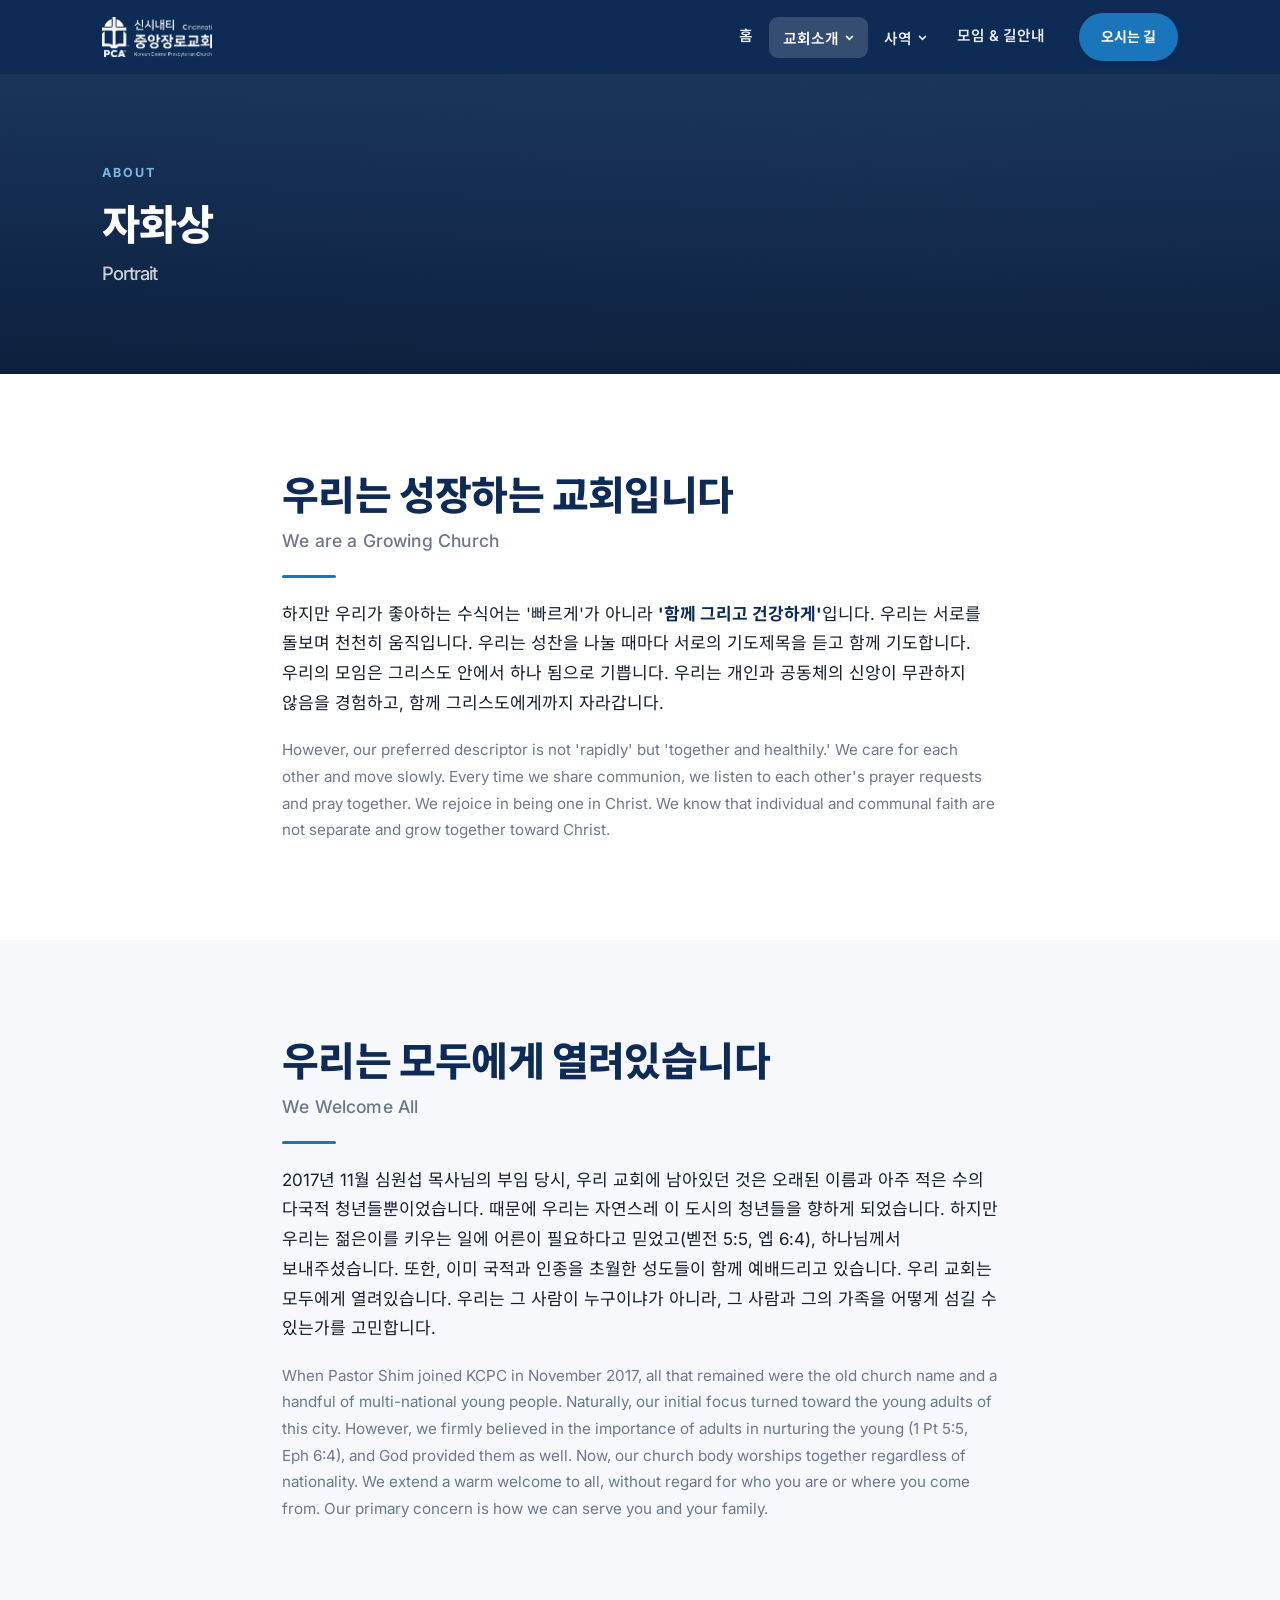
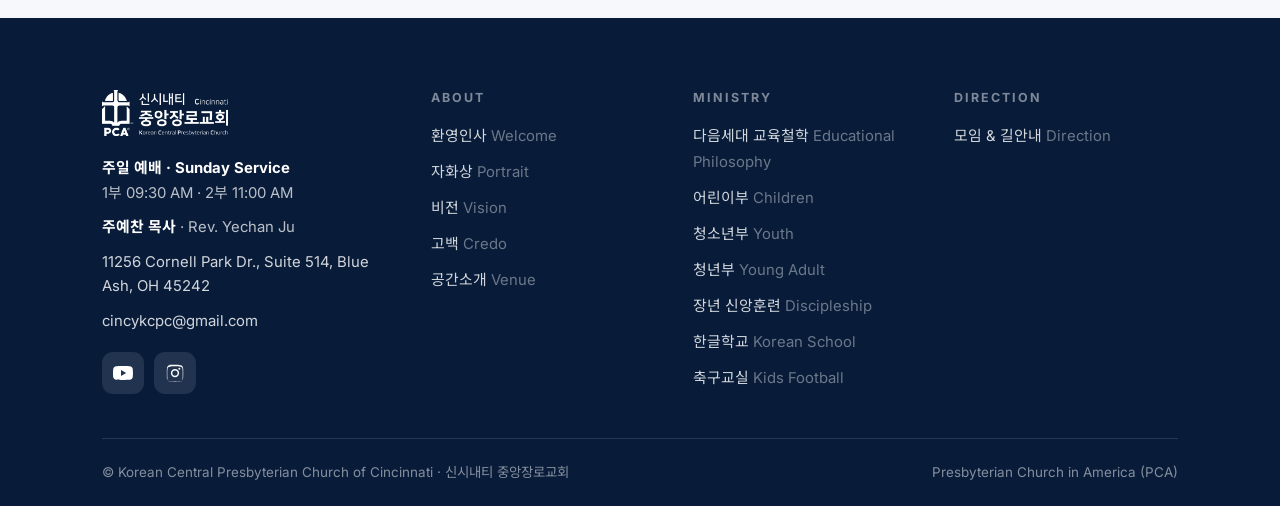
<file: portrait/index.html>
<!DOCTYPE html>
<html lang="ko">
<head>
<meta charset="utf-8">
<meta name="viewport" content="width=device-width, initial-scale=1">
<title>자화상 Portrait | 신시내티 중앙장로교회</title>
<meta name="description" content="함께 그리고 건강하게 자라가는 교회, 모두에게 열려있는 교회. 신시내티 중앙장로교회의 자화상입니다.">
<link rel="canonical" href="https://yechani33.github.io/KCPC/portrait/">

<meta property="og:type" content="website">
<meta property="og:site_name" content="신시내티 중앙장로교회 Korean Central Presbyterian Church of Cincinnati">
<meta property="og:title" content="자화상 Portrait | 신시내티 중앙장로교회">
<meta property="og:description" content="함께 그리고 건강하게 자라가는 교회, 모두에게 열려있는 교회. 신시내티 중앙장로교회의 자화상입니다.">
<meta property="og:url" content="https://yechani33.github.io/KCPC/portrait/">
<meta property="og:image" content="https://yechani33.github.io/KCPC/assets/img/%EA%B5%90%ED%9A%8C%EC%A0%84%EA%B2%BD.webp">
<meta property="og:locale" content="ko_KR">
<meta name="twitter:card" content="summary_large_image">

<link rel="icon" href="../assets/img/logo-square.png" type="image/png">
<link rel="apple-touch-icon" href="../assets/img/logo-square.png">

<link rel="preconnect" href="https://fonts.googleapis.com">
<link rel="preconnect" href="https://fonts.gstatic.com" crossorigin>
<link rel="stylesheet" href="https://fonts.googleapis.com/css2?family=Inter:wght@400;500;600;700;800&family=Noto+Sans+KR:wght@400;500;700;800&display=swap">
<link rel="stylesheet" href="../assets/css/site.css">
</head>
<body>

<a class="skip-link" href="#main">본문으로 건너뛰기 · Skip to content</a>

<header class="header">
  <div class="wrap header__bar">
    <a class="header__logo" href="../" aria-label="신시내티 중앙장로교회 홈으로">
      <img src="../assets/img/logo-white.png" alt="신시내티 중앙장로교회 Korean Central Presbyterian Church of Cincinnati" width="196" height="71">
    </a>

    <div class="header__spacer"></div>

    <nav aria-label="주 메뉴">
      <ul class="nav" style="list-style:none;margin:0;padding:0">
        <li class="nav__item"><a class="nav__link" href="../">홈</a></li>
            <li class="nav__item nav__item--has-panel">
      <button class="nav__link" type="button" aria-expanded="false" aria-current="page">교회소개<svg class="caret" viewBox="0 0 12 12" aria-hidden="true"><path d="M2 4.5 6 8.5l4-4" fill="none" stroke="currentColor" stroke-width="2" stroke-linecap="round" stroke-linejoin="round"/></svg></button>
      <div class="nav__panel">
        <a class="nav__sub" href="../staff/">환영인사<small>Welcome</small></a>
            <a class="nav__sub" href="../portrait/" aria-current="page">자화상<small>Portrait</small></a>
            <a class="nav__sub" href="../vision/">비전<small>Vision</small></a>
            <a class="nav__sub" href="../credo/">고백<small>Credo</small></a>
            <a class="nav__sub" href="../venue/">공간소개<small>Venue</small></a>
      </div>
    </li>
            <li class="nav__item nav__item--has-panel">
      <button class="nav__link" type="button" aria-expanded="false">사역<svg class="caret" viewBox="0 0 12 12" aria-hidden="true"><path d="M2 4.5 6 8.5l4-4" fill="none" stroke="currentColor" stroke-width="2" stroke-linecap="round" stroke-linejoin="round"/></svg></button>
      <div class="nav__panel">
        <a class="nav__sub" href="../education/">다음세대 교육철학<small>Educational Philosophy</small></a>
            <a class="nav__sub" href="../children/">어린이부<small>Children</small></a>
            <a class="nav__sub" href="../youth/">청소년부<small>Youth</small></a>
            <a class="nav__sub" href="../youngadult/">청년부<small>Young Adult</small></a>
            <a class="nav__sub" href="../discipleship/">장년 신앙훈련<small>Discipleship</small></a>
            <a class="nav__sub" href="../k-school/">한글학교<small>Korean School</small></a>
            <a class="nav__sub" href="../football/">축구교실<small>Kids Football</small></a>
      </div>
    </li>
            <li class="nav__item"><a class="nav__link" href="../time/">모임 & 길안내</a></li>
      </ul>
    </nav>

    <div class="header__cta">
      <a class="btn btn--primary" href="../time/">오시는 길</a>
    </div>

    <button class="burger" type="button" aria-expanded="false" aria-controls="drawer" aria-label="메뉴 열기">
      <svg class="icon-open" viewBox="0 0 24 24" fill="none" stroke="currentColor" stroke-width="2" stroke-linecap="round"><path d="M3 6h18M3 12h18M3 18h18"/></svg>
      <svg class="icon-close" viewBox="0 0 24 24" fill="none" stroke="currentColor" stroke-width="2" stroke-linecap="round"><path d="M6 6l12 12M18 6L6 18"/></svg>
    </button>
  </div>

  <div class="drawer" id="drawer" data-open="false">
    <div class="wrap">
      <div class="drawer__group"><a href="../">홈<small>Home</small></a></div>
          <div class="drawer__group">
            <p class="drawer__label">교회소개 · About</p>
            <a href="../staff/">환영인사<small>Welcome</small></a>
            <a href="../portrait/" aria-current="page">자화상<small>Portrait</small></a>
            <a href="../vision/">비전<small>Vision</small></a>
            <a href="../credo/">고백<small>Credo</small></a>
            <a href="../venue/">공간소개<small>Venue</small></a>
          </div>
          <div class="drawer__group">
            <p class="drawer__label">사역 · Ministry</p>
            <a href="../education/">다음세대 교육철학<small>Educational Philosophy</small></a>
            <a href="../children/">어린이부<small>Children</small></a>
            <a href="../youth/">청소년부<small>Youth</small></a>
            <a href="../youngadult/">청년부<small>Young Adult</small></a>
            <a href="../discipleship/">장년 신앙훈련<small>Discipleship</small></a>
            <a href="../k-school/">한글학교<small>Korean School</small></a>
            <a href="../football/">축구교실<small>Kids Football</small></a>
          </div>
          <div class="drawer__group"><a href="../time/">모임 & 길안내<small>Direction</small></a></div>
      <div class="drawer__cta"><a class="btn btn--primary" href="../time/">오시는 길 · Visit Us</a></div>
    </div>
  </div>
</header>

<main id="main">
<section class="pagehero">
  <img class="pagehero__bg" src="../assets/img/portrait-1.jpg" alt="" aria-hidden="true">
  <div class="wrap pagehero__inner">
    <span class="eyebrow">About</span>
    <h1>자화상<span class="pagehero__en">Portrait</span></h1>
  </div>
</section>
<section class="section">
  <div class="wrap wrap--text">
    <div class="prose">
      <h2 class="title">우리는 성장하는 교회입니다<span class="title-en">We are a Growing Church</span></h2>
      <hr class="rule" style="margin-top:22px">
      <p>하지만 우리가 좋아하는 수식어는 '빠르게'가 아니라 <strong>'함께 그리고 건강하게'</strong>입니다.
         우리는 서로를 돌보며 천천히 움직입니다. 우리는 성찬을 나눌 때마다 서로의 기도제목을 듣고 함께 기도합니다.
         우리의 모임은 그리스도 안에서 하나 됨으로 기쁩니다. 우리는 개인과 공동체의 신앙이 무관하지 않음을 경험하고,
         함께 그리스도에게까지 자라갑니다.</p>
      <p class="en">However, our preferred descriptor is not 'rapidly' but 'together and healthily.'
         We care for each other and move slowly. Every time we share communion, we listen to each other's
         prayer requests and pray together. We rejoice in being one in Christ. We know that individual and
         communal faith are not separate and grow together toward Christ.</p>
    </div>
  </div>
</section>

<section class="section section--soft">
  <div class="wrap wrap--text">
    <div class="prose">
      <h2 class="title">우리는 모두에게 열려있습니다<span class="title-en">We Welcome All</span></h2>
      <hr class="rule" style="margin-top:22px">
      <p>2017년 11월 심원섭 목사님의 부임 당시, 우리 교회에 남아있던 것은 오래된 이름과
         아주 적은 수의 다국적 청년들뿐이었습니다. 때문에 우리는 자연스레 이 도시의 청년들을 향하게 되었습니다.
         하지만 우리는 젊은이를 키우는 일에 어른이 필요하다고 믿었고(벧전 5:5, 엡 6:4), 하나님께서 보내주셨습니다.
         또한, 이미 국적과 인종을 초월한 성도들이 함께 예배드리고 있습니다.
         우리 교회는 모두에게 열려있습니다. 우리는 그 사람이 누구이냐가 아니라,
         그 사람과 그의 가족을 어떻게 섬길 수 있는가를 고민합니다.</p>
      <p class="en">When Pastor Shim joined KCPC in November 2017, all that remained were the old church name
         and a handful of multi-national young people. Naturally, our initial focus turned toward the young adults
         of this city. However, we firmly believed in the importance of adults in nurturing the young
         (1 Pt 5:5, Eph 6:4), and God provided them as well. Now, our church body worships together regardless
         of nationality. We extend a warm welcome to all, without regard for who you are or where you come from.
         Our primary concern is how we can serve you and your family.</p>
    </div>
  </div>
</section>

</main>

<footer class="footer">
  <div class="wrap">
    <div class="footer__grid">
      <div>
        <img class="footer__logo" src="../assets/img/logo-white.png" alt="신시내티 중앙장로교회" width="196" height="71">
        <div class="footer__contact">
          <div><strong>주일 예배 · Sunday Service</strong><br>1부 09:30 AM · 2부 11:00 AM</div>
          <div><strong>주예찬 목사</strong> · Rev. Yechan Ju</div>
          <div><a href="https://maps.app.goo.gl/hWgqDWsaYQ62cJfN6" target="_blank" rel="noopener">11256 Cornell Park Dr., Suite 514, Blue Ash, OH 45242</a></div>
          <div><a href="mailto:cincykcpc@gmail.com">cincykcpc@gmail.com</a></div>
        </div>
        <div class="social">
          <a href="https://www.youtube.com/@KCPC_of_Cincinnati" target="_blank" rel="noopener" aria-label="YouTube"><svg viewBox="0 0 24 24" aria-hidden="true"><path d="M23.5 6.2a3 3 0 0 0-2.1-2.1C19.5 3.6 12 3.6 12 3.6s-7.5 0-9.4.5A3 3 0 0 0 .5 6.2C0 8.1 0 12 0 12s0 3.9.5 5.8a3 3 0 0 0 2.1 2.1c1.9.5 9.4.5 9.4.5s7.5 0 9.4-.5a3 3 0 0 0 2.1-2.1c.5-1.9.5-5.8.5-5.8s0-3.9-.5-5.8ZM9.6 15.6V8.4l6.2 3.6-6.2 3.6Z"/></svg></a>
          <a href="https://www.instagram.com/kcpckingdom/" target="_blank" rel="noopener" aria-label="Instagram"><svg viewBox="0 0 24 24" aria-hidden="true"><path d="M12 2.2c3.2 0 3.6 0 4.9.1 1.2.1 1.8.2 2.2.4.6.2 1 .5 1.4.9.4.4.7.8.9 1.4.2.4.4 1 .4 2.2.1 1.3.1 1.7.1 4.9s0 3.6-.1 4.9c-.1 1.2-.2 1.8-.4 2.2-.2.6-.5 1-.9 1.4-.4.4-.8.7-1.4.9-.4.2-1 .4-2.2.4-1.3.1-1.7.1-4.9.1s-3.6 0-4.9-.1c-1.2-.1-1.8-.2-2.2-.4-.6-.2-1-.5-1.4-.9-.4-.4-.7-.8-.9-1.4-.2-.4-.4-1-.4-2.2C2.2 15.6 2.2 15.2 2.2 12s0-3.6.1-4.9c.1-1.2.2-1.8.4-2.2.2-.6.5-1 .9-1.4.4-.4.8-.7 1.4-.9.4-.2 1-.4 2.2-.4 1.3-.1 1.7-.1 4.8-.1Zm0 1.8c-3.1 0-3.5 0-4.7.1-1.1.1-1.7.2-2.1.3-.5.2-.9.4-1.2.8-.4.3-.6.7-.8 1.2-.1.4-.3 1-.3 2.1-.1 1.2-.1 1.6-.1 4.7s0 3.5.1 4.7c.1 1.1.2 1.7.3 2.1.2.5.4.9.8 1.2.3.4.7.6 1.2.8.4.1 1 .3 2.1.3 1.2.1 1.6.1 4.7.1s3.5 0 4.7-.1c1.1-.1 1.7-.2 2.1-.3.5-.2.9-.4 1.2-.8.4-.3.6-.7.8-1.2.1-.4.3-1 .3-2.1.1-1.2.1-1.6.1-4.7s0-3.5-.1-4.7c-.1-1.1-.2-1.7-.3-2.1-.2-.5-.4-.9-.8-1.2-.3-.4-.7-.6-1.2-.8-.4-.1-1-.3-2.1-.3-1.2-.1-1.6-.1-4.7-.1Zm0 3.1a5 5 0 1 1 0 10 5 5 0 0 1 0-10Zm0 1.8a3.2 3.2 0 1 0 0 6.4 3.2 3.2 0 0 0 0-6.4Zm5.2-3.1a1.2 1.2 0 1 1 0 2.4 1.2 1.2 0 0 1 0-2.4Z"/></svg></a>
        </div>
      </div>
      <div>
            <h3>About</h3>
            <ul>
              <li><a href="../staff/">환영인사 <span class="text-muted">Welcome</span></a></li>
              <li><a href="../portrait/">자화상 <span class="text-muted">Portrait</span></a></li>
              <li><a href="../vision/">비전 <span class="text-muted">Vision</span></a></li>
              <li><a href="../credo/">고백 <span class="text-muted">Credo</span></a></li>
              <li><a href="../venue/">공간소개 <span class="text-muted">Venue</span></a></li>
            </ul>
          </div>
          <div>
            <h3>Ministry</h3>
            <ul>
              <li><a href="../education/">다음세대 교육철학 <span class="text-muted">Educational Philosophy</span></a></li>
              <li><a href="../children/">어린이부 <span class="text-muted">Children</span></a></li>
              <li><a href="../youth/">청소년부 <span class="text-muted">Youth</span></a></li>
              <li><a href="../youngadult/">청년부 <span class="text-muted">Young Adult</span></a></li>
              <li><a href="../discipleship/">장년 신앙훈련 <span class="text-muted">Discipleship</span></a></li>
              <li><a href="../k-school/">한글학교 <span class="text-muted">Korean School</span></a></li>
              <li><a href="../football/">축구교실 <span class="text-muted">Kids Football</span></a></li>
            </ul>
          </div>
          <div>
            <h3>Direction</h3>
            <ul>
              <li><a href="../time/">모임 & 길안내 <span class="text-muted">Direction</span></a></li>
            </ul>
          </div>
    </div>
    <div class="footer__bottom">
      <span>© Korean Central Presbyterian Church of Cincinnati · 신시내티 중앙장로교회</span>
      <span>Presbyterian Church in America (PCA)</span>
    </div>
  </div>
</footer>

<script src="../assets/js/site.js" defer></script>
</body>
</html>
</file>
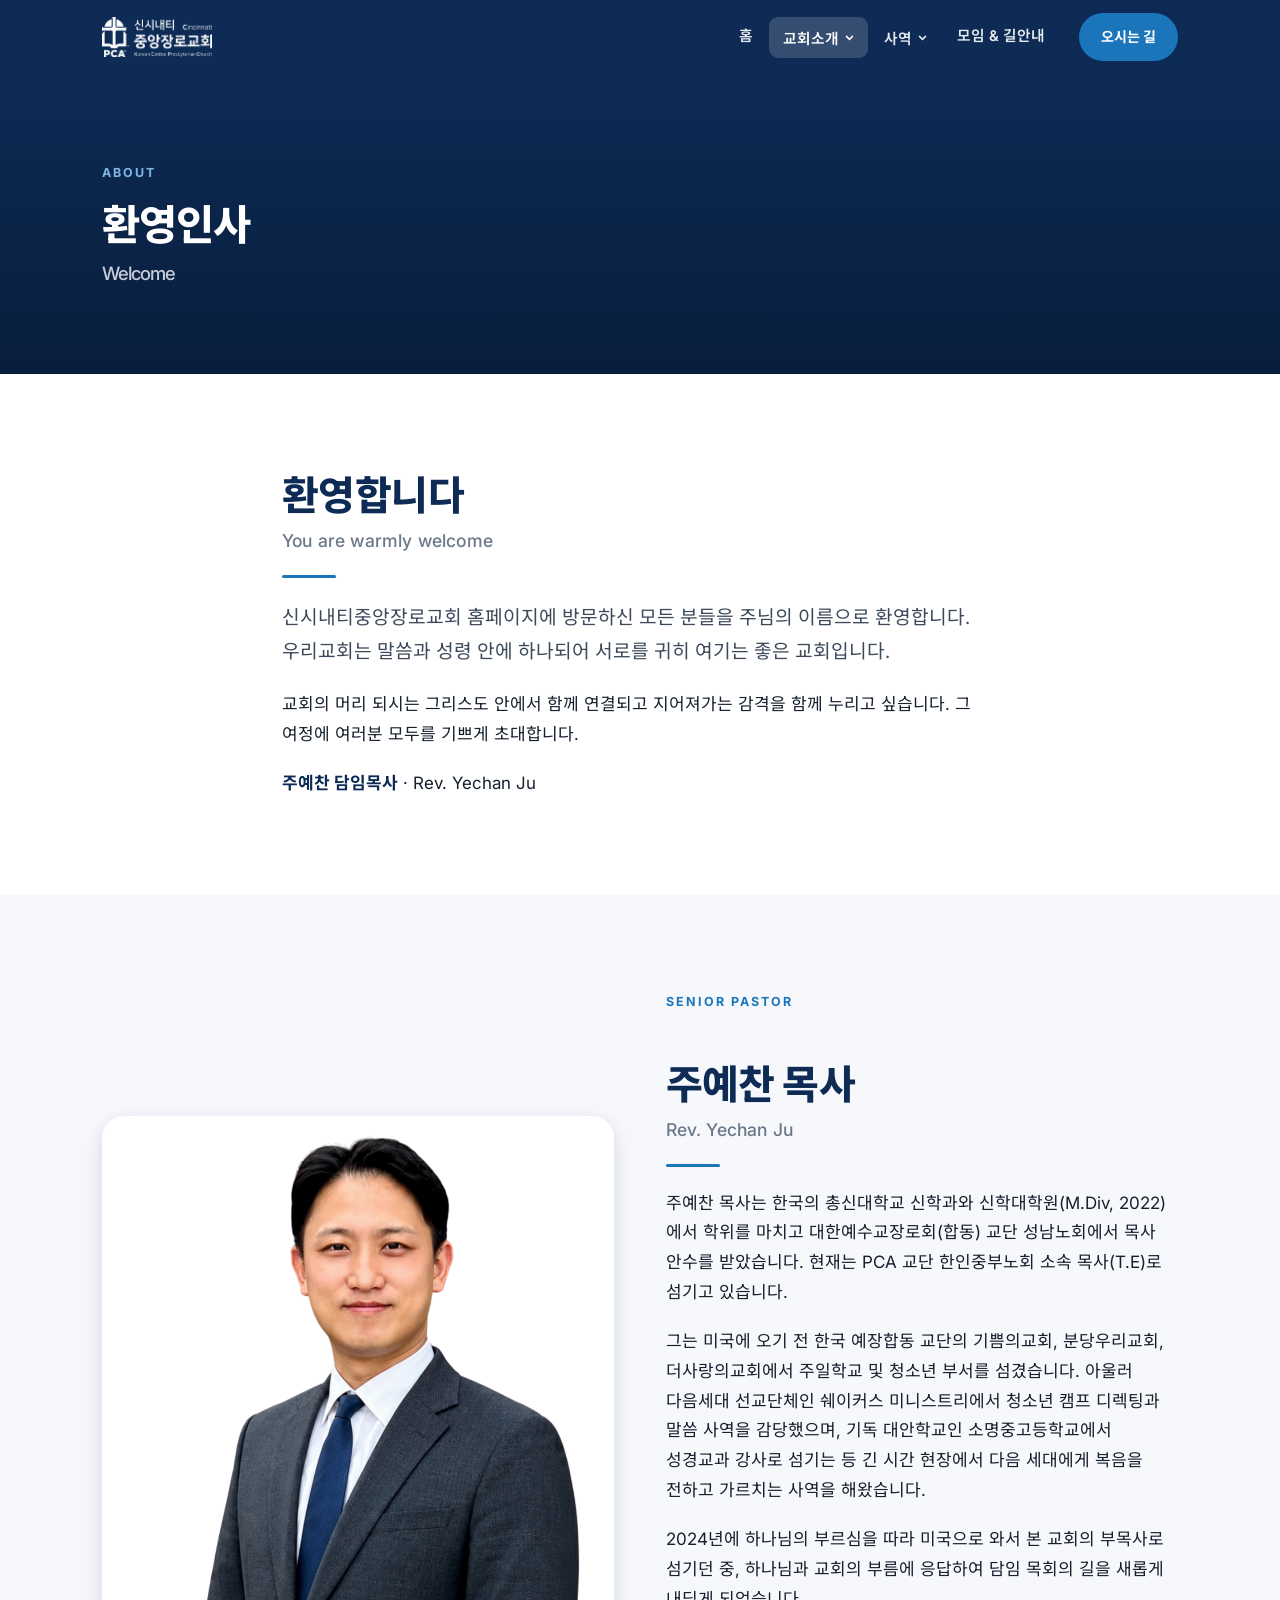
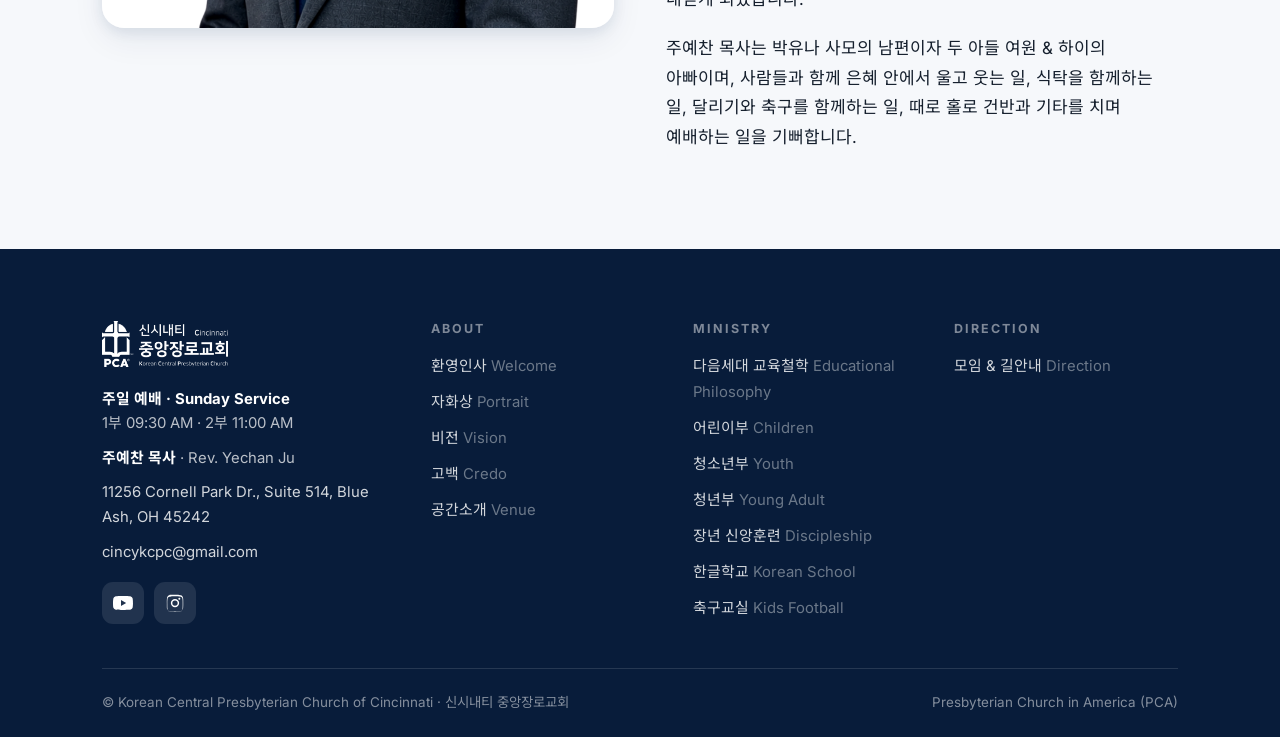
<file: staff/index.html>
<!DOCTYPE html>
<html lang="ko">
<head>
<meta charset="utf-8">
<meta name="viewport" content="width=device-width, initial-scale=1">
<title>환영인사 Welcome | 신시내티 중앙장로교회</title>
<meta name="description" content="신시내티중앙장로교회 담임 주예찬 목사의 환영인사와 소개입니다. Welcome from Rev. Yechan Ju, Korean Central Presbyterian Church of Cincinnati.">
<link rel="canonical" href="https://yechani33.github.io/KCPC/staff/">

<meta property="og:type" content="website">
<meta property="og:site_name" content="신시내티 중앙장로교회 Korean Central Presbyterian Church of Cincinnati">
<meta property="og:title" content="환영인사 Welcome | 신시내티 중앙장로교회">
<meta property="og:description" content="신시내티중앙장로교회 담임 주예찬 목사의 환영인사와 소개입니다. Welcome from Rev. Yechan Ju, Korean Central Presbyterian Church of Cincinnati.">
<meta property="og:url" content="https://yechani33.github.io/KCPC/staff/">
<meta property="og:image" content="https://yechani33.github.io/KCPC/assets/img/pastor-ju.webp">
<meta property="og:locale" content="ko_KR">
<meta name="twitter:card" content="summary_large_image">

<link rel="icon" href="../assets/img/logo-square.png" type="image/png">
<link rel="apple-touch-icon" href="../assets/img/logo-square.png">

<link rel="preconnect" href="https://fonts.googleapis.com">
<link rel="preconnect" href="https://fonts.gstatic.com" crossorigin>
<link rel="stylesheet" href="https://fonts.googleapis.com/css2?family=Inter:wght@400;500;600;700;800&family=Noto+Sans+KR:wght@400;500;700;800&display=swap">
<link rel="stylesheet" href="../assets/css/site.css">
</head>
<body>

<a class="skip-link" href="#main">본문으로 건너뛰기 · Skip to content</a>

<header class="header">
  <div class="wrap header__bar">
    <a class="header__logo" href="../" aria-label="신시내티 중앙장로교회 홈으로">
      <img src="../assets/img/logo-white.png" alt="신시내티 중앙장로교회 Korean Central Presbyterian Church of Cincinnati" width="196" height="71">
    </a>

    <div class="header__spacer"></div>

    <nav aria-label="주 메뉴">
      <ul class="nav" style="list-style:none;margin:0;padding:0">
        <li class="nav__item"><a class="nav__link" href="../">홈</a></li>
            <li class="nav__item nav__item--has-panel">
      <button class="nav__link" type="button" aria-expanded="false" aria-current="page">교회소개<svg class="caret" viewBox="0 0 12 12" aria-hidden="true"><path d="M2 4.5 6 8.5l4-4" fill="none" stroke="currentColor" stroke-width="2" stroke-linecap="round" stroke-linejoin="round"/></svg></button>
      <div class="nav__panel">
        <a class="nav__sub" href="../staff/" aria-current="page">환영인사<small>Welcome</small></a>
            <a class="nav__sub" href="../portrait/">자화상<small>Portrait</small></a>
            <a class="nav__sub" href="../vision/">비전<small>Vision</small></a>
            <a class="nav__sub" href="../credo/">고백<small>Credo</small></a>
            <a class="nav__sub" href="../venue/">공간소개<small>Venue</small></a>
      </div>
    </li>
            <li class="nav__item nav__item--has-panel">
      <button class="nav__link" type="button" aria-expanded="false">사역<svg class="caret" viewBox="0 0 12 12" aria-hidden="true"><path d="M2 4.5 6 8.5l4-4" fill="none" stroke="currentColor" stroke-width="2" stroke-linecap="round" stroke-linejoin="round"/></svg></button>
      <div class="nav__panel">
        <a class="nav__sub" href="../education/">다음세대 교육철학<small>Educational Philosophy</small></a>
            <a class="nav__sub" href="../children/">어린이부<small>Children</small></a>
            <a class="nav__sub" href="../youth/">청소년부<small>Youth</small></a>
            <a class="nav__sub" href="../youngadult/">청년부<small>Young Adult</small></a>
            <a class="nav__sub" href="../discipleship/">장년 신앙훈련<small>Discipleship</small></a>
            <a class="nav__sub" href="../k-school/">한글학교<small>Korean School</small></a>
            <a class="nav__sub" href="../football/">축구교실<small>Kids Football</small></a>
      </div>
    </li>
            <li class="nav__item"><a class="nav__link" href="../time/">모임 & 길안내</a></li>
      </ul>
    </nav>

    <div class="header__cta">
      <a class="btn btn--primary" href="../time/">오시는 길</a>
    </div>

    <button class="burger" type="button" aria-expanded="false" aria-controls="drawer" aria-label="메뉴 열기">
      <svg class="icon-open" viewBox="0 0 24 24" fill="none" stroke="currentColor" stroke-width="2" stroke-linecap="round"><path d="M3 6h18M3 12h18M3 18h18"/></svg>
      <svg class="icon-close" viewBox="0 0 24 24" fill="none" stroke="currentColor" stroke-width="2" stroke-linecap="round"><path d="M6 6l12 12M18 6L6 18"/></svg>
    </button>
  </div>

  <div class="drawer" id="drawer" data-open="false">
    <div class="wrap">
      <div class="drawer__group"><a href="../">홈<small>Home</small></a></div>
          <div class="drawer__group">
            <p class="drawer__label">교회소개 · About</p>
            <a href="../staff/" aria-current="page">환영인사<small>Welcome</small></a>
            <a href="../portrait/">자화상<small>Portrait</small></a>
            <a href="../vision/">비전<small>Vision</small></a>
            <a href="../credo/">고백<small>Credo</small></a>
            <a href="../venue/">공간소개<small>Venue</small></a>
          </div>
          <div class="drawer__group">
            <p class="drawer__label">사역 · Ministry</p>
            <a href="../education/">다음세대 교육철학<small>Educational Philosophy</small></a>
            <a href="../children/">어린이부<small>Children</small></a>
            <a href="../youth/">청소년부<small>Youth</small></a>
            <a href="../youngadult/">청년부<small>Young Adult</small></a>
            <a href="../discipleship/">장년 신앙훈련<small>Discipleship</small></a>
            <a href="../k-school/">한글학교<small>Korean School</small></a>
            <a href="../football/">축구교실<small>Kids Football</small></a>
          </div>
          <div class="drawer__group"><a href="../time/">모임 & 길안내<small>Direction</small></a></div>
      <div class="drawer__cta"><a class="btn btn--primary" href="../time/">오시는 길 · Visit Us</a></div>
    </div>
  </div>
</header>

<main id="main">
<section class="pagehero">
  
  <div class="wrap pagehero__inner">
    <span class="eyebrow">About</span>
    <h1>환영인사<span class="pagehero__en">Welcome</span></h1>
  </div>
</section>
<section class="section">
  <div class="wrap wrap--text prose">
    <h2 class="title">환영합니다<span class="title-en">You are warmly welcome</span></h2>
    <hr class="rule" style="margin-top:22px">
    <p class="lead">신시내티중앙장로교회 홈페이지에 방문하신 모든 분들을 주님의 이름으로 환영합니다.
       우리교회는 말씀과 성령 안에 하나되어 서로를 귀히 여기는 좋은 교회입니다.</p>
    <p>교회의 머리 되시는 그리스도 안에서 함께 연결되고 지어져가는 감격을 함께 누리고 싶습니다.
       그 여정에 여러분 모두를 기쁘게 초대합니다.</p>
    <p><strong>주예찬 담임목사</strong> · Rev. Yechan Ju</p>
  </div>
</section>

<section class="section section--soft">
  <div class="wrap">
    <div class="media">
      <div class="media__img">
        <img src="../assets/img/pastor-ju.webp" alt="주예찬 담임목사 Rev. Yechan Ju" loading="lazy" style="background:#fff">
      </div>
      <div class="prose">
        <span class="eyebrow">Senior Pastor</span>
        <h2 class="title">주예찬 목사<span class="title-en">Rev. Yechan Ju</span></h2>
        <hr class="rule" style="margin-top:22px">
        <p>주예찬 목사는 한국의 총신대학교 신학과와 신학대학원(M.Div, 2022)에서 학위를 마치고
           대한예수교장로회(합동) 교단 성남노회에서 목사 안수를 받았습니다.
           현재는 PCA 교단 한인중부노회 소속 목사(T.E)로 섬기고 있습니다.</p>
        <p>그는 미국에 오기 전 한국 예장합동 교단의 기쁨의교회, 분당우리교회, 더사랑의교회에서
           주일학교 및 청소년 부서를 섬겼습니다. 아울러 다음세대 선교단체인 쉐이커스 미니스트리에서
           청소년 캠프 디렉팅과 말씀 사역을 감당했으며, 기독 대안학교인 소명중고등학교에서
           성경교과 강사로 섬기는 등 긴 시간 현장에서 다음 세대에게 복음을 전하고 가르치는 사역을 해왔습니다.</p>
        <p>2024년에 하나님의 부르심을 따라 미국으로 와서 본 교회의 부목사로 섬기던 중,
           하나님과 교회의 부름에 응답하여 담임 목회의 길을 새롭게 내딛게 되었습니다.</p>
        <p>주예찬 목사는 박유나 사모의 남편이자 두 아들 여원 &amp; 하이의 아빠이며,
           사람들과 함께 은혜 안에서 울고 웃는 일, 식탁을 함께하는 일, 달리기와 축구를 함께하는 일,
           때로 홀로 건반과 기타를 치며 예배하는 일을 기뻐합니다.</p>
      </div>
    </div>
  </div>
</section>

</main>

<footer class="footer">
  <div class="wrap">
    <div class="footer__grid">
      <div>
        <img class="footer__logo" src="../assets/img/logo-white.png" alt="신시내티 중앙장로교회" width="196" height="71">
        <div class="footer__contact">
          <div><strong>주일 예배 · Sunday Service</strong><br>1부 09:30 AM · 2부 11:00 AM</div>
          <div><strong>주예찬 목사</strong> · Rev. Yechan Ju</div>
          <div><a href="https://maps.app.goo.gl/hWgqDWsaYQ62cJfN6" target="_blank" rel="noopener">11256 Cornell Park Dr., Suite 514, Blue Ash, OH 45242</a></div>
          <div><a href="mailto:cincykcpc@gmail.com">cincykcpc@gmail.com</a></div>
        </div>
        <div class="social">
          <a href="https://www.youtube.com/@KCPC_of_Cincinnati" target="_blank" rel="noopener" aria-label="YouTube"><svg viewBox="0 0 24 24" aria-hidden="true"><path d="M23.5 6.2a3 3 0 0 0-2.1-2.1C19.5 3.6 12 3.6 12 3.6s-7.5 0-9.4.5A3 3 0 0 0 .5 6.2C0 8.1 0 12 0 12s0 3.9.5 5.8a3 3 0 0 0 2.1 2.1c1.9.5 9.4.5 9.4.5s7.5 0 9.4-.5a3 3 0 0 0 2.1-2.1c.5-1.9.5-5.8.5-5.8s0-3.9-.5-5.8ZM9.6 15.6V8.4l6.2 3.6-6.2 3.6Z"/></svg></a>
          <a href="https://www.instagram.com/kcpckingdom/" target="_blank" rel="noopener" aria-label="Instagram"><svg viewBox="0 0 24 24" aria-hidden="true"><path d="M12 2.2c3.2 0 3.6 0 4.9.1 1.2.1 1.8.2 2.2.4.6.2 1 .5 1.4.9.4.4.7.8.9 1.4.2.4.4 1 .4 2.2.1 1.3.1 1.7.1 4.9s0 3.6-.1 4.9c-.1 1.2-.2 1.8-.4 2.2-.2.6-.5 1-.9 1.4-.4.4-.8.7-1.4.9-.4.2-1 .4-2.2.4-1.3.1-1.7.1-4.9.1s-3.6 0-4.9-.1c-1.2-.1-1.8-.2-2.2-.4-.6-.2-1-.5-1.4-.9-.4-.4-.7-.8-.9-1.4-.2-.4-.4-1-.4-2.2C2.2 15.6 2.2 15.2 2.2 12s0-3.6.1-4.9c.1-1.2.2-1.8.4-2.2.2-.6.5-1 .9-1.4.4-.4.8-.7 1.4-.9.4-.2 1-.4 2.2-.4 1.3-.1 1.7-.1 4.8-.1Zm0 1.8c-3.1 0-3.5 0-4.7.1-1.1.1-1.7.2-2.1.3-.5.2-.9.4-1.2.8-.4.3-.6.7-.8 1.2-.1.4-.3 1-.3 2.1-.1 1.2-.1 1.6-.1 4.7s0 3.5.1 4.7c.1 1.1.2 1.7.3 2.1.2.5.4.9.8 1.2.3.4.7.6 1.2.8.4.1 1 .3 2.1.3 1.2.1 1.6.1 4.7.1s3.5 0 4.7-.1c1.1-.1 1.7-.2 2.1-.3.5-.2.9-.4 1.2-.8.4-.3.6-.7.8-1.2.1-.4.3-1 .3-2.1.1-1.2.1-1.6.1-4.7s0-3.5-.1-4.7c-.1-1.1-.2-1.7-.3-2.1-.2-.5-.4-.9-.8-1.2-.3-.4-.7-.6-1.2-.8-.4-.1-1-.3-2.1-.3-1.2-.1-1.6-.1-4.7-.1Zm0 3.1a5 5 0 1 1 0 10 5 5 0 0 1 0-10Zm0 1.8a3.2 3.2 0 1 0 0 6.4 3.2 3.2 0 0 0 0-6.4Zm5.2-3.1a1.2 1.2 0 1 1 0 2.4 1.2 1.2 0 0 1 0-2.4Z"/></svg></a>
        </div>
      </div>
      <div>
            <h3>About</h3>
            <ul>
              <li><a href="../staff/">환영인사 <span class="text-muted">Welcome</span></a></li>
              <li><a href="../portrait/">자화상 <span class="text-muted">Portrait</span></a></li>
              <li><a href="../vision/">비전 <span class="text-muted">Vision</span></a></li>
              <li><a href="../credo/">고백 <span class="text-muted">Credo</span></a></li>
              <li><a href="../venue/">공간소개 <span class="text-muted">Venue</span></a></li>
            </ul>
          </div>
          <div>
            <h3>Ministry</h3>
            <ul>
              <li><a href="../education/">다음세대 교육철학 <span class="text-muted">Educational Philosophy</span></a></li>
              <li><a href="../children/">어린이부 <span class="text-muted">Children</span></a></li>
              <li><a href="../youth/">청소년부 <span class="text-muted">Youth</span></a></li>
              <li><a href="../youngadult/">청년부 <span class="text-muted">Young Adult</span></a></li>
              <li><a href="../discipleship/">장년 신앙훈련 <span class="text-muted">Discipleship</span></a></li>
              <li><a href="../k-school/">한글학교 <span class="text-muted">Korean School</span></a></li>
              <li><a href="../football/">축구교실 <span class="text-muted">Kids Football</span></a></li>
            </ul>
          </div>
          <div>
            <h3>Direction</h3>
            <ul>
              <li><a href="../time/">모임 & 길안내 <span class="text-muted">Direction</span></a></li>
            </ul>
          </div>
    </div>
    <div class="footer__bottom">
      <span>© Korean Central Presbyterian Church of Cincinnati · 신시내티 중앙장로교회</span>
      <span>Presbyterian Church in America (PCA)</span>
    </div>
  </div>
</footer>

<script src="../assets/js/site.js" defer></script>
</body>
</html>
</file>
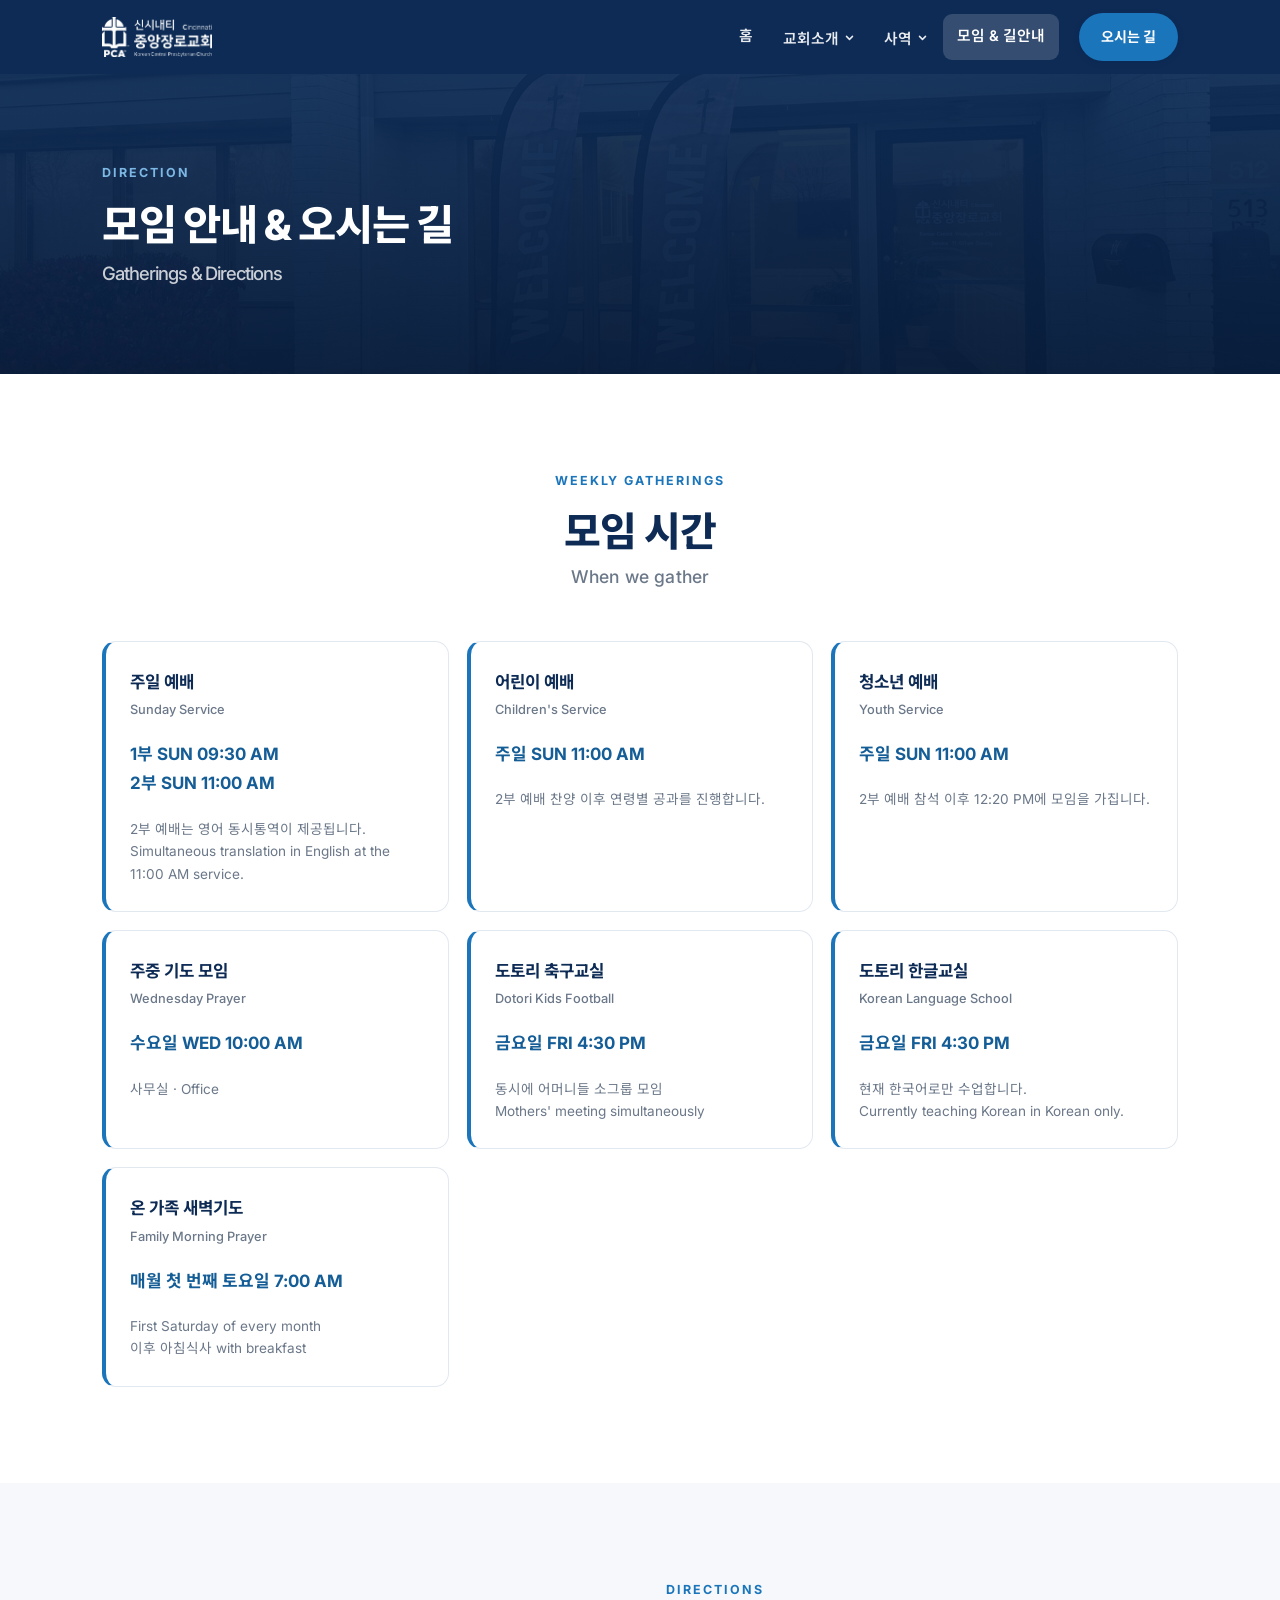
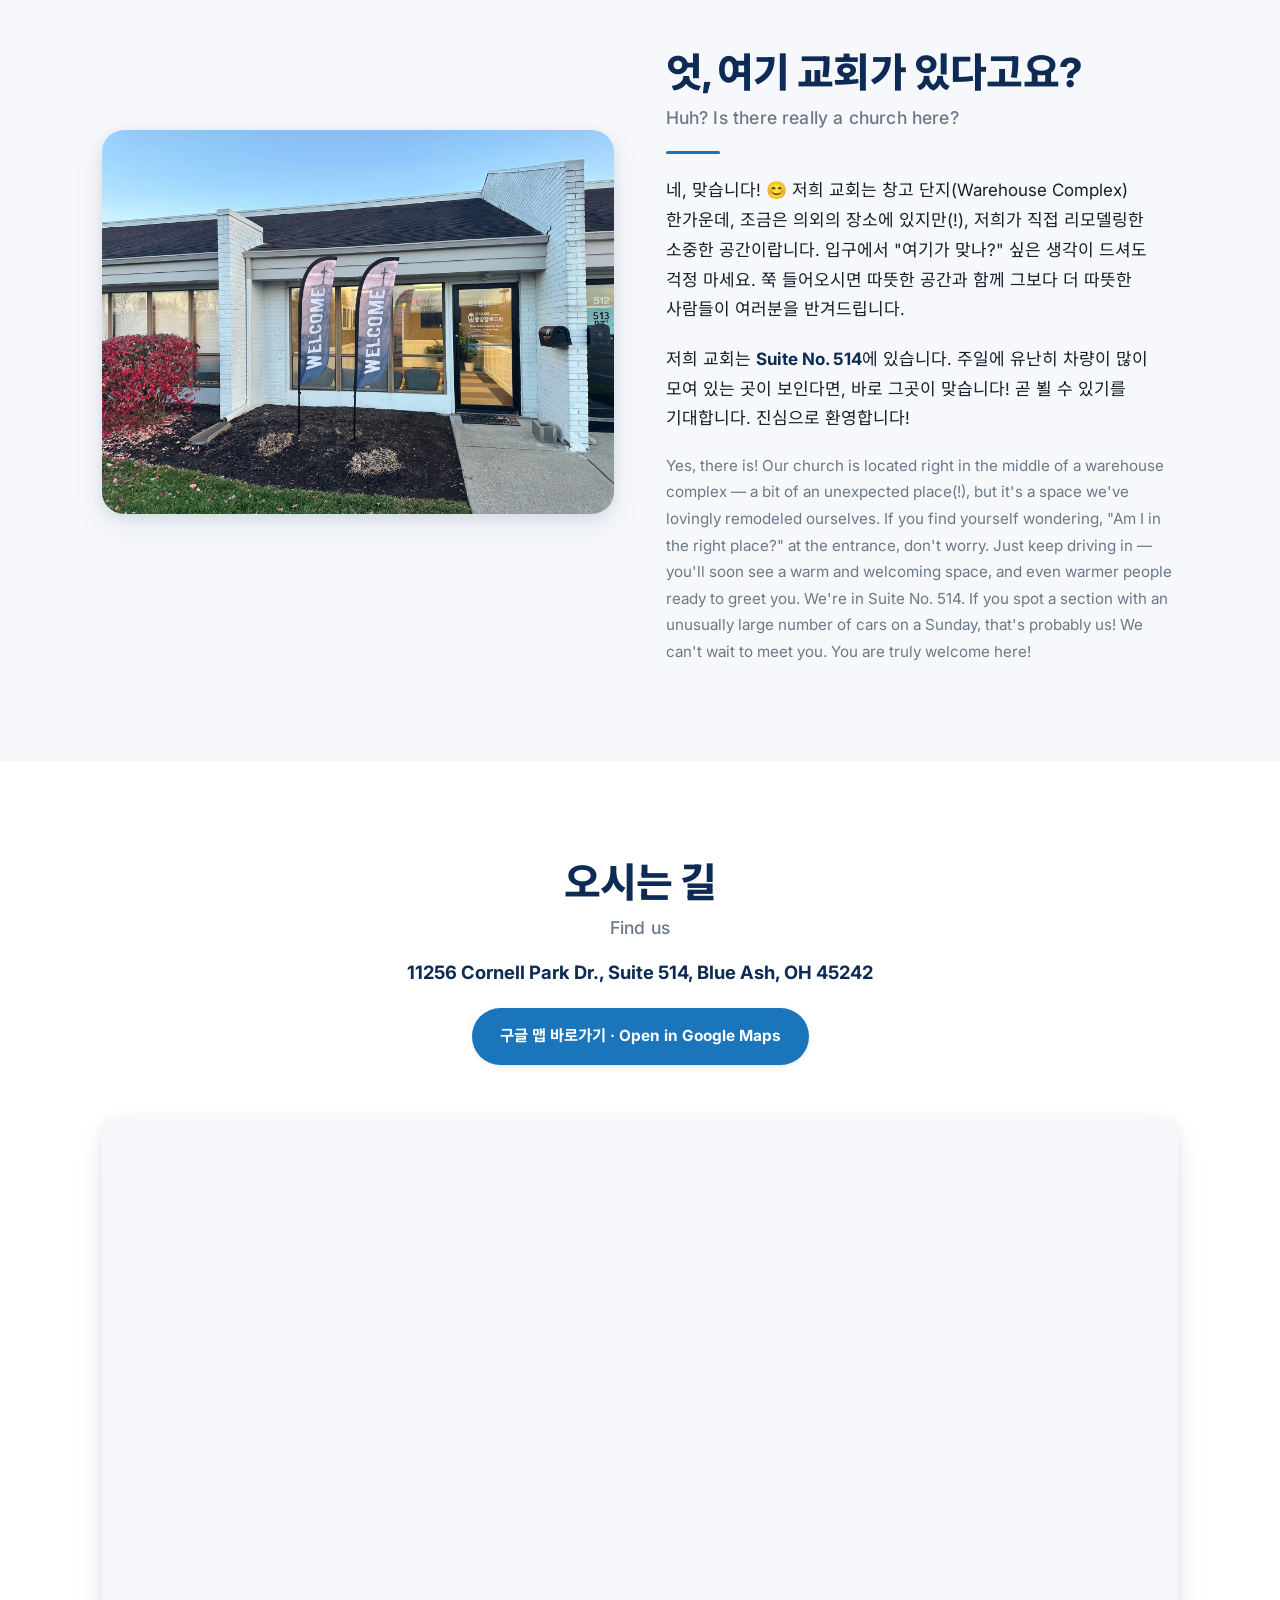
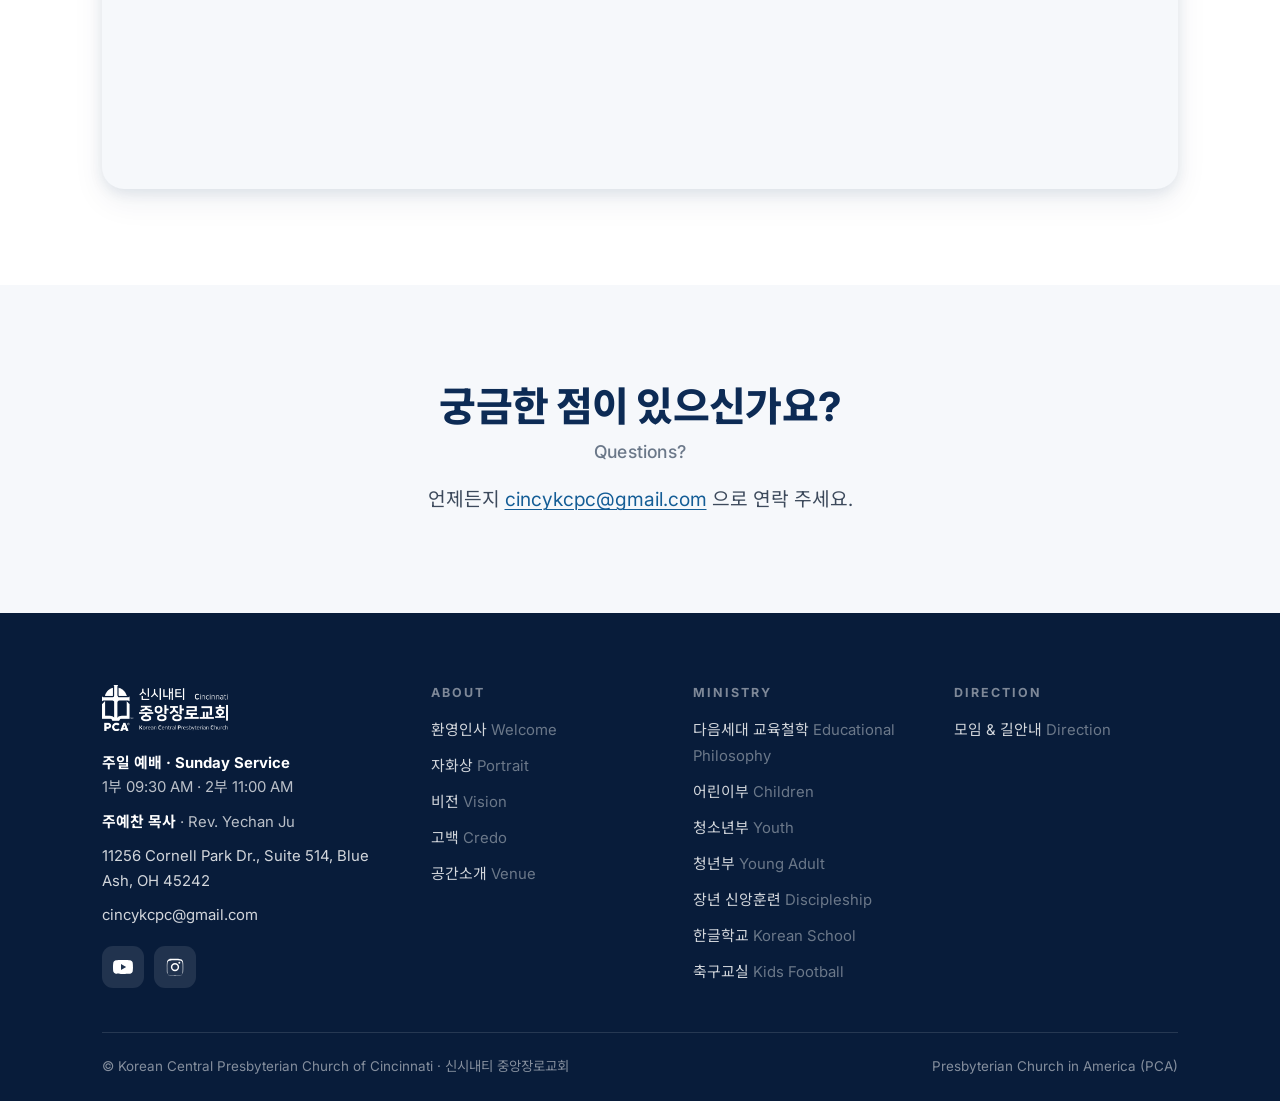
<file: time/index.html>
<!DOCTYPE html>
<html lang="ko">
<head>
<meta charset="utf-8">
<meta name="viewport" content="width=device-width, initial-scale=1">
<title>모임 안내 & 오시는 길 Gatherings & Directions | 신시내티 중앙장로교회</title>
<meta name="description" content="11256 Cornell Park Dr., Suite 514, Blue Ash, OH 45242. 주일예배 오전 9:30 / 11:00 (영어 동시통역). KCPC 전체 모임 시간 안내입니다.">
<link rel="canonical" href="https://yechani33.github.io/KCPC/time/">

<meta property="og:type" content="website">
<meta property="og:site_name" content="신시내티 중앙장로교회 Korean Central Presbyterian Church of Cincinnati">
<meta property="og:title" content="모임 안내 & 오시는 길 Gatherings & Directions | 신시내티 중앙장로교회">
<meta property="og:description" content="11256 Cornell Park Dr., Suite 514, Blue Ash, OH 45242. 주일예배 오전 9:30 / 11:00 (영어 동시통역). KCPC 전체 모임 시간 안내입니다.">
<meta property="og:url" content="https://yechani33.github.io/KCPC/time/">
<meta property="og:image" content="https://yechani33.github.io/KCPC/assets/img/%EA%B5%90%ED%9A%8C%EC%A0%84%EA%B2%BD.webp">
<meta property="og:locale" content="ko_KR">
<meta name="twitter:card" content="summary_large_image">

<link rel="icon" href="../assets/img/logo-square.png" type="image/png">
<link rel="apple-touch-icon" href="../assets/img/logo-square.png">

<link rel="preconnect" href="https://fonts.googleapis.com">
<link rel="preconnect" href="https://fonts.gstatic.com" crossorigin>
<link rel="stylesheet" href="https://fonts.googleapis.com/css2?family=Inter:wght@400;500;600;700;800&family=Noto+Sans+KR:wght@400;500;700;800&display=swap">
<link rel="stylesheet" href="../assets/css/site.css">
</head>
<body>

<a class="skip-link" href="#main">본문으로 건너뛰기 · Skip to content</a>

<header class="header">
  <div class="wrap header__bar">
    <a class="header__logo" href="../" aria-label="신시내티 중앙장로교회 홈으로">
      <img src="../assets/img/logo-white.png" alt="신시내티 중앙장로교회 Korean Central Presbyterian Church of Cincinnati" width="196" height="71">
    </a>

    <div class="header__spacer"></div>

    <nav aria-label="주 메뉴">
      <ul class="nav" style="list-style:none;margin:0;padding:0">
        <li class="nav__item"><a class="nav__link" href="../">홈</a></li>
            <li class="nav__item nav__item--has-panel">
      <button class="nav__link" type="button" aria-expanded="false">교회소개<svg class="caret" viewBox="0 0 12 12" aria-hidden="true"><path d="M2 4.5 6 8.5l4-4" fill="none" stroke="currentColor" stroke-width="2" stroke-linecap="round" stroke-linejoin="round"/></svg></button>
      <div class="nav__panel">
        <a class="nav__sub" href="../staff/">환영인사<small>Welcome</small></a>
            <a class="nav__sub" href="../portrait/">자화상<small>Portrait</small></a>
            <a class="nav__sub" href="../vision/">비전<small>Vision</small></a>
            <a class="nav__sub" href="../credo/">고백<small>Credo</small></a>
            <a class="nav__sub" href="../venue/">공간소개<small>Venue</small></a>
      </div>
    </li>
            <li class="nav__item nav__item--has-panel">
      <button class="nav__link" type="button" aria-expanded="false">사역<svg class="caret" viewBox="0 0 12 12" aria-hidden="true"><path d="M2 4.5 6 8.5l4-4" fill="none" stroke="currentColor" stroke-width="2" stroke-linecap="round" stroke-linejoin="round"/></svg></button>
      <div class="nav__panel">
        <a class="nav__sub" href="../education/">다음세대 교육철학<small>Educational Philosophy</small></a>
            <a class="nav__sub" href="../children/">어린이부<small>Children</small></a>
            <a class="nav__sub" href="../youth/">청소년부<small>Youth</small></a>
            <a class="nav__sub" href="../youngadult/">청년부<small>Young Adult</small></a>
            <a class="nav__sub" href="../discipleship/">장년 신앙훈련<small>Discipleship</small></a>
            <a class="nav__sub" href="../k-school/">한글학교<small>Korean School</small></a>
            <a class="nav__sub" href="../football/">축구교실<small>Kids Football</small></a>
      </div>
    </li>
            <li class="nav__item"><a class="nav__link" href="../time/" aria-current="page">모임 & 길안내</a></li>
      </ul>
    </nav>

    <div class="header__cta">
      <a class="btn btn--primary" href="../time/">오시는 길</a>
    </div>

    <button class="burger" type="button" aria-expanded="false" aria-controls="drawer" aria-label="메뉴 열기">
      <svg class="icon-open" viewBox="0 0 24 24" fill="none" stroke="currentColor" stroke-width="2" stroke-linecap="round"><path d="M3 6h18M3 12h18M3 18h18"/></svg>
      <svg class="icon-close" viewBox="0 0 24 24" fill="none" stroke="currentColor" stroke-width="2" stroke-linecap="round"><path d="M6 6l12 12M18 6L6 18"/></svg>
    </button>
  </div>

  <div class="drawer" id="drawer" data-open="false">
    <div class="wrap">
      <div class="drawer__group"><a href="../">홈<small>Home</small></a></div>
          <div class="drawer__group">
            <p class="drawer__label">교회소개 · About</p>
            <a href="../staff/">환영인사<small>Welcome</small></a>
            <a href="../portrait/">자화상<small>Portrait</small></a>
            <a href="../vision/">비전<small>Vision</small></a>
            <a href="../credo/">고백<small>Credo</small></a>
            <a href="../venue/">공간소개<small>Venue</small></a>
          </div>
          <div class="drawer__group">
            <p class="drawer__label">사역 · Ministry</p>
            <a href="../education/">다음세대 교육철학<small>Educational Philosophy</small></a>
            <a href="../children/">어린이부<small>Children</small></a>
            <a href="../youth/">청소년부<small>Youth</small></a>
            <a href="../youngadult/">청년부<small>Young Adult</small></a>
            <a href="../discipleship/">장년 신앙훈련<small>Discipleship</small></a>
            <a href="../k-school/">한글학교<small>Korean School</small></a>
            <a href="../football/">축구교실<small>Kids Football</small></a>
          </div>
          <div class="drawer__group"><a href="../time/" aria-current="page">모임 & 길안내<small>Direction</small></a></div>
      <div class="drawer__cta"><a class="btn btn--primary" href="../time/">오시는 길 · Visit Us</a></div>
    </div>
  </div>
</header>

<main id="main">
<section class="pagehero">
  <img class="pagehero__bg" src="../assets/img/교회전경.webp" alt="" aria-hidden="true">
  <div class="wrap pagehero__inner">
    <span class="eyebrow">Direction</span>
    <h1>모임 안내 & 오시는 길<span class="pagehero__en">Gatherings & Directions</span></h1>
  </div>
</section>
<section class="section">
  <div class="wrap">
    <div class="section-head center">
      <span class="eyebrow">Weekly Gatherings</span>
      <h2 class="title">모임 시간<span class="title-en">When we gather</span></h2>
    </div>

    <div class="schedule">
      <div class="slot">
        <p class="slot__name">주일 예배<small>Sunday Service</small></p>
        <p class="slot__when">1부 SUN 09:30 AM<br>2부 SUN 11:00 AM</p>
        <p class="slot__note">2부 예배는 영어 동시통역이 제공됩니다.<br>Simultaneous translation in English at the 11:00 AM service.</p>
      </div>
      <div class="slot">
        <p class="slot__name">어린이 예배<small>Children's Service</small></p>
        <p class="slot__when">주일 SUN 11:00 AM</p>
        <p class="slot__note">2부 예배 찬양 이후 연령별 공과를 진행합니다.</p>
      </div>
      <div class="slot">
        <p class="slot__name">청소년 예배<small>Youth Service</small></p>
        <p class="slot__when">주일 SUN 11:00 AM</p>
        <p class="slot__note">2부 예배 참석 이후 12:20 PM에 모임을 가집니다.</p>
      </div>
      <div class="slot">
        <p class="slot__name">주중 기도 모임<small>Wednesday Prayer</small></p>
        <p class="slot__when">수요일 WED 10:00 AM</p>
        <p class="slot__note">사무실 · Office</p>
      </div>
      <div class="slot">
        <p class="slot__name">도토리 축구교실<small>Dotori Kids Football</small></p>
        <p class="slot__when">금요일 FRI 4:30 PM</p>
        <p class="slot__note">동시에 어머니들 소그룹 모임<br>Mothers' meeting simultaneously</p>
      </div>
      <div class="slot">
        <p class="slot__name">도토리 한글교실<small>Korean Language School</small></p>
        <p class="slot__when">금요일 FRI 4:30 PM</p>
        <p class="slot__note">현재 한국어로만 수업합니다.<br>Currently teaching Korean in Korean only.</p>
      </div>
      <div class="slot">
        <p class="slot__name">온 가족 새벽기도<small>Family Morning Prayer</small></p>
        <p class="slot__when">매월 첫 번째 토요일 7:00 AM</p>
        <p class="slot__note">First Saturday of every month<br>이후 아침식사 with breakfast</p>
      </div>
    </div>
  </div>
</section>

<section class="section section--soft">
  <div class="wrap">
    <div class="media">
      <div class="media__img">
        <img src="../assets/img/교회전경.webp" alt="교회 입구 — Suite 514, WELCOME 배너" loading="lazy">
      </div>
      <div class="prose">
        <span class="eyebrow">Directions</span>
        <h2 class="title">엇, 여기 교회가 있다고요?<span class="title-en">Huh? Is there really a church here?</span></h2>
        <hr class="rule" style="margin-top:22px">
        <p>네, 맞습니다! 😊 저희 교회는 창고 단지(Warehouse Complex) 한가운데, 조금은 의외의 장소에 있지만(!),
           저희가 직접 리모델링한 소중한 공간이랍니다. 입구에서 "여기가 맞나?" 싶은 생각이 드셔도 걱정 마세요.
           쭉 들어오시면 따뜻한 공간과 함께 그보다 더 따뜻한 사람들이 여러분을 반겨드립니다.</p>
        <p>저희 교회는 <strong>Suite No. 514</strong>에 있습니다. 주일에 유난히 차량이 많이 모여 있는 곳이 보인다면,
           바로 그곳이 맞습니다! 곧 뵐 수 있기를 기대합니다. 진심으로 환영합니다!</p>
        <p class="en">Yes, there is! Our church is located right in the middle of a warehouse complex — a bit of
           an unexpected place(!), but it's a space we've lovingly remodeled ourselves. If you find yourself
           wondering, "Am I in the right place?" at the entrance, don't worry. Just keep driving in — you'll soon
           see a warm and welcoming space, and even warmer people ready to greet you. We're in Suite No. 514.
           If you spot a section with an unusually large number of cars on a Sunday, that's probably us!
           We can't wait to meet you. You are truly welcome here!</p>
      </div>
    </div>
  </div>
</section>

<section class="section">
  <div class="wrap">
    <div class="section-head center">
      <h2 class="title">오시는 길<span class="title-en">Find us</span></h2>
      <p class="address" style="margin-top:18px">11256 Cornell Park Dr., Suite 514, Blue Ash, OH 45242</p>
      <p style="margin-top:18px">
        <a class="btn btn--primary" href="https://maps.app.goo.gl/hWgqDWsaYQ62cJfN6" target="_blank" rel="noopener">구글 맵 바로가기 · Open in Google Maps</a>
      </p>
    </div>
    <div class="mapframe">
      <iframe
        src="https://www.google.com/maps?q=11256+Cornell+Park+Dr+Suite+514,+Blue+Ash,+OH+45242&output=embed"
        title="신시내티 중앙장로교회 위치 지도"
        loading="lazy"
        referrerpolicy="no-referrer-when-downgrade"
        allowfullscreen></iframe>
    </div>
  </div>
</section>

<section class="section section--soft">
  <div class="wrap wrap--text center">
    <h2 class="title">궁금한 점이 있으신가요?<span class="title-en">Questions?</span></h2>
    <p class="lead" style="margin-top:18px">
      언제든지 <a href="mailto:cincykcpc@gmail.com">cincykcpc@gmail.com</a> 으로 연락 주세요.
    </p>
  </div>
</section>

</main>

<footer class="footer">
  <div class="wrap">
    <div class="footer__grid">
      <div>
        <img class="footer__logo" src="../assets/img/logo-white.png" alt="신시내티 중앙장로교회" width="196" height="71">
        <div class="footer__contact">
          <div><strong>주일 예배 · Sunday Service</strong><br>1부 09:30 AM · 2부 11:00 AM</div>
          <div><strong>주예찬 목사</strong> · Rev. Yechan Ju</div>
          <div><a href="https://maps.app.goo.gl/hWgqDWsaYQ62cJfN6" target="_blank" rel="noopener">11256 Cornell Park Dr., Suite 514, Blue Ash, OH 45242</a></div>
          <div><a href="mailto:cincykcpc@gmail.com">cincykcpc@gmail.com</a></div>
        </div>
        <div class="social">
          <a href="https://www.youtube.com/@KCPC_of_Cincinnati" target="_blank" rel="noopener" aria-label="YouTube"><svg viewBox="0 0 24 24" aria-hidden="true"><path d="M23.5 6.2a3 3 0 0 0-2.1-2.1C19.5 3.6 12 3.6 12 3.6s-7.5 0-9.4.5A3 3 0 0 0 .5 6.2C0 8.1 0 12 0 12s0 3.9.5 5.8a3 3 0 0 0 2.1 2.1c1.9.5 9.4.5 9.4.5s7.5 0 9.4-.5a3 3 0 0 0 2.1-2.1c.5-1.9.5-5.8.5-5.8s0-3.9-.5-5.8ZM9.6 15.6V8.4l6.2 3.6-6.2 3.6Z"/></svg></a>
          <a href="https://www.instagram.com/kcpckingdom/" target="_blank" rel="noopener" aria-label="Instagram"><svg viewBox="0 0 24 24" aria-hidden="true"><path d="M12 2.2c3.2 0 3.6 0 4.9.1 1.2.1 1.8.2 2.2.4.6.2 1 .5 1.4.9.4.4.7.8.9 1.4.2.4.4 1 .4 2.2.1 1.3.1 1.7.1 4.9s0 3.6-.1 4.9c-.1 1.2-.2 1.8-.4 2.2-.2.6-.5 1-.9 1.4-.4.4-.8.7-1.4.9-.4.2-1 .4-2.2.4-1.3.1-1.7.1-4.9.1s-3.6 0-4.9-.1c-1.2-.1-1.8-.2-2.2-.4-.6-.2-1-.5-1.4-.9-.4-.4-.7-.8-.9-1.4-.2-.4-.4-1-.4-2.2C2.2 15.6 2.2 15.2 2.2 12s0-3.6.1-4.9c.1-1.2.2-1.8.4-2.2.2-.6.5-1 .9-1.4.4-.4.8-.7 1.4-.9.4-.2 1-.4 2.2-.4 1.3-.1 1.7-.1 4.8-.1Zm0 1.8c-3.1 0-3.5 0-4.7.1-1.1.1-1.7.2-2.1.3-.5.2-.9.4-1.2.8-.4.3-.6.7-.8 1.2-.1.4-.3 1-.3 2.1-.1 1.2-.1 1.6-.1 4.7s0 3.5.1 4.7c.1 1.1.2 1.7.3 2.1.2.5.4.9.8 1.2.3.4.7.6 1.2.8.4.1 1 .3 2.1.3 1.2.1 1.6.1 4.7.1s3.5 0 4.7-.1c1.1-.1 1.7-.2 2.1-.3.5-.2.9-.4 1.2-.8.4-.3.6-.7.8-1.2.1-.4.3-1 .3-2.1.1-1.2.1-1.6.1-4.7s0-3.5-.1-4.7c-.1-1.1-.2-1.7-.3-2.1-.2-.5-.4-.9-.8-1.2-.3-.4-.7-.6-1.2-.8-.4-.1-1-.3-2.1-.3-1.2-.1-1.6-.1-4.7-.1Zm0 3.1a5 5 0 1 1 0 10 5 5 0 0 1 0-10Zm0 1.8a3.2 3.2 0 1 0 0 6.4 3.2 3.2 0 0 0 0-6.4Zm5.2-3.1a1.2 1.2 0 1 1 0 2.4 1.2 1.2 0 0 1 0-2.4Z"/></svg></a>
        </div>
      </div>
      <div>
            <h3>About</h3>
            <ul>
              <li><a href="../staff/">환영인사 <span class="text-muted">Welcome</span></a></li>
              <li><a href="../portrait/">자화상 <span class="text-muted">Portrait</span></a></li>
              <li><a href="../vision/">비전 <span class="text-muted">Vision</span></a></li>
              <li><a href="../credo/">고백 <span class="text-muted">Credo</span></a></li>
              <li><a href="../venue/">공간소개 <span class="text-muted">Venue</span></a></li>
            </ul>
          </div>
          <div>
            <h3>Ministry</h3>
            <ul>
              <li><a href="../education/">다음세대 교육철학 <span class="text-muted">Educational Philosophy</span></a></li>
              <li><a href="../children/">어린이부 <span class="text-muted">Children</span></a></li>
              <li><a href="../youth/">청소년부 <span class="text-muted">Youth</span></a></li>
              <li><a href="../youngadult/">청년부 <span class="text-muted">Young Adult</span></a></li>
              <li><a href="../discipleship/">장년 신앙훈련 <span class="text-muted">Discipleship</span></a></li>
              <li><a href="../k-school/">한글학교 <span class="text-muted">Korean School</span></a></li>
              <li><a href="../football/">축구교실 <span class="text-muted">Kids Football</span></a></li>
            </ul>
          </div>
          <div>
            <h3>Direction</h3>
            <ul>
              <li><a href="../time/">모임 & 길안내 <span class="text-muted">Direction</span></a></li>
            </ul>
          </div>
    </div>
    <div class="footer__bottom">
      <span>© Korean Central Presbyterian Church of Cincinnati · 신시내티 중앙장로교회</span>
      <span>Presbyterian Church in America (PCA)</span>
    </div>
  </div>
</footer>

<script src="../assets/js/site.js" defer></script>
</body>
</html>
</file>
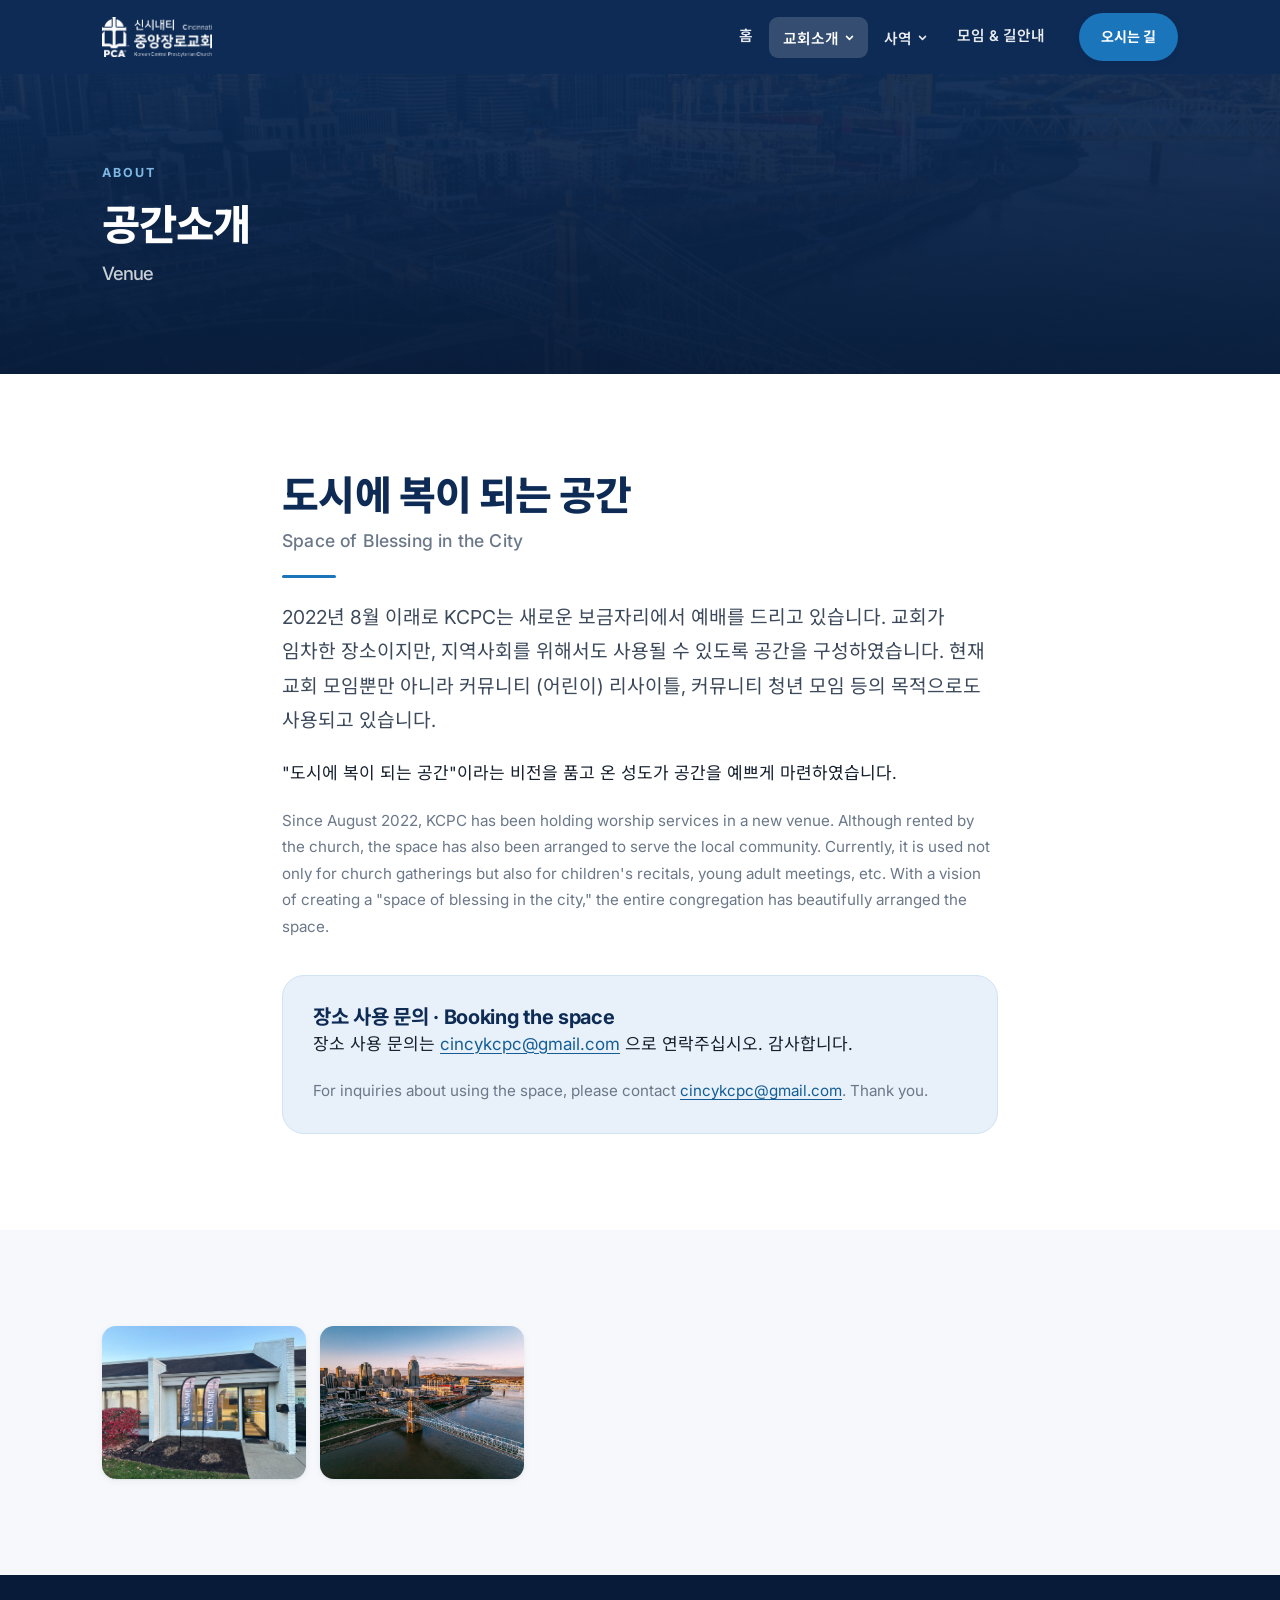
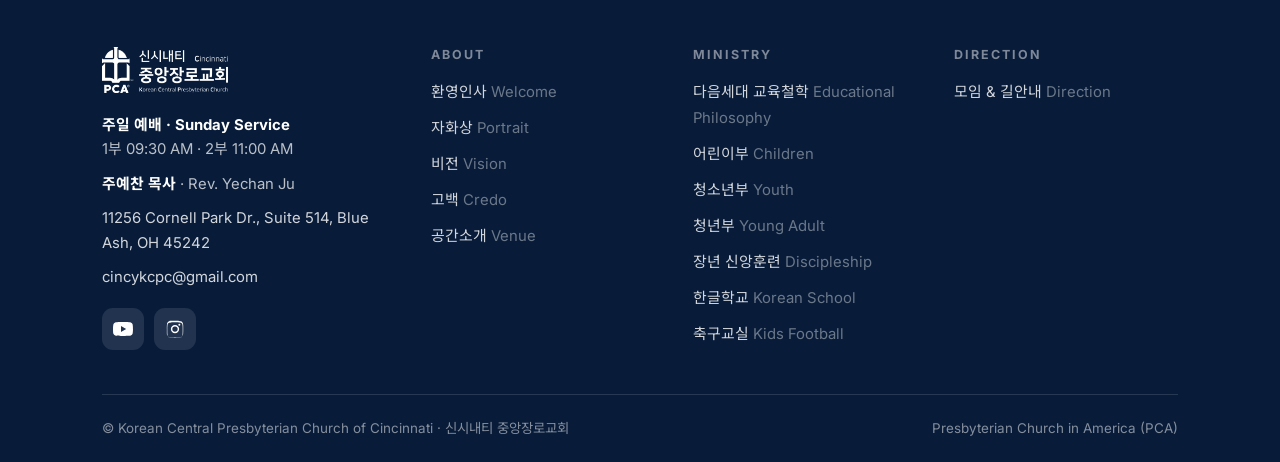
<file: venue/index.html>
<!DOCTYPE html>
<html lang="ko">
<head>
<meta charset="utf-8">
<meta name="viewport" content="width=device-width, initial-scale=1">
<title>공간소개 Venue | 신시내티 중앙장로교회</title>
<meta name="description" content="도시에 복이 되는 공간. 2022년 8월부터 KCPC는 성도들이 직접 마련한 새로운 보금자리에서 예배드리고 있습니다. 장소 사용 문의를 환영합니다.">
<link rel="canonical" href="https://yechani33.github.io/KCPC/venue/">

<meta property="og:type" content="website">
<meta property="og:site_name" content="신시내티 중앙장로교회 Korean Central Presbyterian Church of Cincinnati">
<meta property="og:title" content="공간소개 Venue | 신시내티 중앙장로교회">
<meta property="og:description" content="도시에 복이 되는 공간. 2022년 8월부터 KCPC는 성도들이 직접 마련한 새로운 보금자리에서 예배드리고 있습니다. 장소 사용 문의를 환영합니다.">
<meta property="og:url" content="https://yechani33.github.io/KCPC/venue/">
<meta property="og:image" content="https://yechani33.github.io/KCPC/assets/img/%EA%B5%90%ED%9A%8C%EC%A0%84%EA%B2%BD.webp">
<meta property="og:locale" content="ko_KR">
<meta name="twitter:card" content="summary_large_image">

<link rel="icon" href="../assets/img/logo-square.png" type="image/png">
<link rel="apple-touch-icon" href="../assets/img/logo-square.png">

<link rel="preconnect" href="https://fonts.googleapis.com">
<link rel="preconnect" href="https://fonts.gstatic.com" crossorigin>
<link rel="stylesheet" href="https://fonts.googleapis.com/css2?family=Inter:wght@400;500;600;700;800&family=Noto+Sans+KR:wght@400;500;700;800&display=swap">
<link rel="stylesheet" href="../assets/css/site.css">
</head>
<body>

<a class="skip-link" href="#main">본문으로 건너뛰기 · Skip to content</a>

<header class="header">
  <div class="wrap header__bar">
    <a class="header__logo" href="../" aria-label="신시내티 중앙장로교회 홈으로">
      <img src="../assets/img/logo-white.png" alt="신시내티 중앙장로교회 Korean Central Presbyterian Church of Cincinnati" width="196" height="71">
    </a>

    <div class="header__spacer"></div>

    <nav aria-label="주 메뉴">
      <ul class="nav" style="list-style:none;margin:0;padding:0">
        <li class="nav__item"><a class="nav__link" href="../">홈</a></li>
            <li class="nav__item nav__item--has-panel">
      <button class="nav__link" type="button" aria-expanded="false" aria-current="page">교회소개<svg class="caret" viewBox="0 0 12 12" aria-hidden="true"><path d="M2 4.5 6 8.5l4-4" fill="none" stroke="currentColor" stroke-width="2" stroke-linecap="round" stroke-linejoin="round"/></svg></button>
      <div class="nav__panel">
        <a class="nav__sub" href="../staff/">환영인사<small>Welcome</small></a>
            <a class="nav__sub" href="../portrait/">자화상<small>Portrait</small></a>
            <a class="nav__sub" href="../vision/">비전<small>Vision</small></a>
            <a class="nav__sub" href="../credo/">고백<small>Credo</small></a>
            <a class="nav__sub" href="../venue/" aria-current="page">공간소개<small>Venue</small></a>
      </div>
    </li>
            <li class="nav__item nav__item--has-panel">
      <button class="nav__link" type="button" aria-expanded="false">사역<svg class="caret" viewBox="0 0 12 12" aria-hidden="true"><path d="M2 4.5 6 8.5l4-4" fill="none" stroke="currentColor" stroke-width="2" stroke-linecap="round" stroke-linejoin="round"/></svg></button>
      <div class="nav__panel">
        <a class="nav__sub" href="../education/">다음세대 교육철학<small>Educational Philosophy</small></a>
            <a class="nav__sub" href="../children/">어린이부<small>Children</small></a>
            <a class="nav__sub" href="../youth/">청소년부<small>Youth</small></a>
            <a class="nav__sub" href="../youngadult/">청년부<small>Young Adult</small></a>
            <a class="nav__sub" href="../discipleship/">장년 신앙훈련<small>Discipleship</small></a>
            <a class="nav__sub" href="../k-school/">한글학교<small>Korean School</small></a>
            <a class="nav__sub" href="../football/">축구교실<small>Kids Football</small></a>
      </div>
    </li>
            <li class="nav__item"><a class="nav__link" href="../time/">모임 & 길안내</a></li>
      </ul>
    </nav>

    <div class="header__cta">
      <a class="btn btn--primary" href="../time/">오시는 길</a>
    </div>

    <button class="burger" type="button" aria-expanded="false" aria-controls="drawer" aria-label="메뉴 열기">
      <svg class="icon-open" viewBox="0 0 24 24" fill="none" stroke="currentColor" stroke-width="2" stroke-linecap="round"><path d="M3 6h18M3 12h18M3 18h18"/></svg>
      <svg class="icon-close" viewBox="0 0 24 24" fill="none" stroke="currentColor" stroke-width="2" stroke-linecap="round"><path d="M6 6l12 12M18 6L6 18"/></svg>
    </button>
  </div>

  <div class="drawer" id="drawer" data-open="false">
    <div class="wrap">
      <div class="drawer__group"><a href="../">홈<small>Home</small></a></div>
          <div class="drawer__group">
            <p class="drawer__label">교회소개 · About</p>
            <a href="../staff/">환영인사<small>Welcome</small></a>
            <a href="../portrait/">자화상<small>Portrait</small></a>
            <a href="../vision/">비전<small>Vision</small></a>
            <a href="../credo/">고백<small>Credo</small></a>
            <a href="../venue/" aria-current="page">공간소개<small>Venue</small></a>
          </div>
          <div class="drawer__group">
            <p class="drawer__label">사역 · Ministry</p>
            <a href="../education/">다음세대 교육철학<small>Educational Philosophy</small></a>
            <a href="../children/">어린이부<small>Children</small></a>
            <a href="../youth/">청소년부<small>Youth</small></a>
            <a href="../youngadult/">청년부<small>Young Adult</small></a>
            <a href="../discipleship/">장년 신앙훈련<small>Discipleship</small></a>
            <a href="../k-school/">한글학교<small>Korean School</small></a>
            <a href="../football/">축구교실<small>Kids Football</small></a>
          </div>
          <div class="drawer__group"><a href="../time/">모임 & 길안내<small>Direction</small></a></div>
      <div class="drawer__cta"><a class="btn btn--primary" href="../time/">오시는 길 · Visit Us</a></div>
    </div>
  </div>
</header>

<main id="main">
<section class="pagehero">
  <img class="pagehero__bg" src="../assets/img/venue-1.jpg" alt="" aria-hidden="true">
  <div class="wrap pagehero__inner">
    <span class="eyebrow">About</span>
    <h1>공간소개<span class="pagehero__en">Venue</span></h1>
  </div>
</section>
<section class="section">
  <div class="wrap wrap--text prose">
    <h2 class="title">도시에 복이 되는 공간<span class="title-en">Space of Blessing in the City</span></h2>
    <hr class="rule" style="margin-top:22px">
    <p class="lead">2022년 8월 이래로 KCPC는 새로운 보금자리에서 예배를 드리고 있습니다.
       교회가 임차한 장소이지만, 지역사회를 위해서도 사용될 수 있도록 공간을 구성하였습니다.
       현재 교회 모임뿐만 아니라 커뮤니티 (어린이) 리사이틀, 커뮤니티 청년 모임 등의 목적으로도 사용되고 있습니다.</p>
    <p>"도시에 복이 되는 공간"이라는 비전을 품고 온 성도가 공간을 예쁘게 마련하였습니다.</p>
    <p class="en">Since August 2022, KCPC has been holding worship services in a new venue. Although rented by
       the church, the space has also been arranged to serve the local community. Currently, it is used not only
       for church gatherings but also for children's recitals, young adult meetings, etc. With a vision of
       creating a "space of blessing in the city," the entire congregation has beautifully arranged the space.</p>

    <div class="callout" style="margin-top:34px">
      <h3>장소 사용 문의 · Booking the space</h3>
      <p>장소 사용 문의는 <a href="mailto:cincykcpc@gmail.com">cincykcpc@gmail.com</a> 으로 연락주십시오. 감사합니다.</p>
      <p class="en">For inquiries about using the space, please contact
         <a href="mailto:cincykcpc@gmail.com">cincykcpc@gmail.com</a>. Thank you.</p>
    </div>
  </div>
</section>

<section class="section section--soft">
  <div class="wrap">
    <div class="gallery">
        <img src="../assets/img/교회전경.webp" alt="KCPC 예배 공간" loading="lazy">
        <img src="../assets/img/venue-1.jpg" alt="KCPC 예배 공간" loading="lazy">
      </div>
  </div>
</section>

</main>

<footer class="footer">
  <div class="wrap">
    <div class="footer__grid">
      <div>
        <img class="footer__logo" src="../assets/img/logo-white.png" alt="신시내티 중앙장로교회" width="196" height="71">
        <div class="footer__contact">
          <div><strong>주일 예배 · Sunday Service</strong><br>1부 09:30 AM · 2부 11:00 AM</div>
          <div><strong>주예찬 목사</strong> · Rev. Yechan Ju</div>
          <div><a href="https://maps.app.goo.gl/hWgqDWsaYQ62cJfN6" target="_blank" rel="noopener">11256 Cornell Park Dr., Suite 514, Blue Ash, OH 45242</a></div>
          <div><a href="mailto:cincykcpc@gmail.com">cincykcpc@gmail.com</a></div>
        </div>
        <div class="social">
          <a href="https://www.youtube.com/@KCPC_of_Cincinnati" target="_blank" rel="noopener" aria-label="YouTube"><svg viewBox="0 0 24 24" aria-hidden="true"><path d="M23.5 6.2a3 3 0 0 0-2.1-2.1C19.5 3.6 12 3.6 12 3.6s-7.5 0-9.4.5A3 3 0 0 0 .5 6.2C0 8.1 0 12 0 12s0 3.9.5 5.8a3 3 0 0 0 2.1 2.1c1.9.5 9.4.5 9.4.5s7.5 0 9.4-.5a3 3 0 0 0 2.1-2.1c.5-1.9.5-5.8.5-5.8s0-3.9-.5-5.8ZM9.6 15.6V8.4l6.2 3.6-6.2 3.6Z"/></svg></a>
          <a href="https://www.instagram.com/kcpckingdom/" target="_blank" rel="noopener" aria-label="Instagram"><svg viewBox="0 0 24 24" aria-hidden="true"><path d="M12 2.2c3.2 0 3.6 0 4.9.1 1.2.1 1.8.2 2.2.4.6.2 1 .5 1.4.9.4.4.7.8.9 1.4.2.4.4 1 .4 2.2.1 1.3.1 1.7.1 4.9s0 3.6-.1 4.9c-.1 1.2-.2 1.8-.4 2.2-.2.6-.5 1-.9 1.4-.4.4-.8.7-1.4.9-.4.2-1 .4-2.2.4-1.3.1-1.7.1-4.9.1s-3.6 0-4.9-.1c-1.2-.1-1.8-.2-2.2-.4-.6-.2-1-.5-1.4-.9-.4-.4-.7-.8-.9-1.4-.2-.4-.4-1-.4-2.2C2.2 15.6 2.2 15.2 2.2 12s0-3.6.1-4.9c.1-1.2.2-1.8.4-2.2.2-.6.5-1 .9-1.4.4-.4.8-.7 1.4-.9.4-.2 1-.4 2.2-.4 1.3-.1 1.7-.1 4.8-.1Zm0 1.8c-3.1 0-3.5 0-4.7.1-1.1.1-1.7.2-2.1.3-.5.2-.9.4-1.2.8-.4.3-.6.7-.8 1.2-.1.4-.3 1-.3 2.1-.1 1.2-.1 1.6-.1 4.7s0 3.5.1 4.7c.1 1.1.2 1.7.3 2.1.2.5.4.9.8 1.2.3.4.7.6 1.2.8.4.1 1 .3 2.1.3 1.2.1 1.6.1 4.7.1s3.5 0 4.7-.1c1.1-.1 1.7-.2 2.1-.3.5-.2.9-.4 1.2-.8.4-.3.6-.7.8-1.2.1-.4.3-1 .3-2.1.1-1.2.1-1.6.1-4.7s0-3.5-.1-4.7c-.1-1.1-.2-1.7-.3-2.1-.2-.5-.4-.9-.8-1.2-.3-.4-.7-.6-1.2-.8-.4-.1-1-.3-2.1-.3-1.2-.1-1.6-.1-4.7-.1Zm0 3.1a5 5 0 1 1 0 10 5 5 0 0 1 0-10Zm0 1.8a3.2 3.2 0 1 0 0 6.4 3.2 3.2 0 0 0 0-6.4Zm5.2-3.1a1.2 1.2 0 1 1 0 2.4 1.2 1.2 0 0 1 0-2.4Z"/></svg></a>
        </div>
      </div>
      <div>
            <h3>About</h3>
            <ul>
              <li><a href="../staff/">환영인사 <span class="text-muted">Welcome</span></a></li>
              <li><a href="../portrait/">자화상 <span class="text-muted">Portrait</span></a></li>
              <li><a href="../vision/">비전 <span class="text-muted">Vision</span></a></li>
              <li><a href="../credo/">고백 <span class="text-muted">Credo</span></a></li>
              <li><a href="../venue/">공간소개 <span class="text-muted">Venue</span></a></li>
            </ul>
          </div>
          <div>
            <h3>Ministry</h3>
            <ul>
              <li><a href="../education/">다음세대 교육철학 <span class="text-muted">Educational Philosophy</span></a></li>
              <li><a href="../children/">어린이부 <span class="text-muted">Children</span></a></li>
              <li><a href="../youth/">청소년부 <span class="text-muted">Youth</span></a></li>
              <li><a href="../youngadult/">청년부 <span class="text-muted">Young Adult</span></a></li>
              <li><a href="../discipleship/">장년 신앙훈련 <span class="text-muted">Discipleship</span></a></li>
              <li><a href="../k-school/">한글학교 <span class="text-muted">Korean School</span></a></li>
              <li><a href="../football/">축구교실 <span class="text-muted">Kids Football</span></a></li>
            </ul>
          </div>
          <div>
            <h3>Direction</h3>
            <ul>
              <li><a href="../time/">모임 & 길안내 <span class="text-muted">Direction</span></a></li>
            </ul>
          </div>
    </div>
    <div class="footer__bottom">
      <span>© Korean Central Presbyterian Church of Cincinnati · 신시내티 중앙장로교회</span>
      <span>Presbyterian Church in America (PCA)</span>
    </div>
  </div>
</footer>

<script src="../assets/js/site.js" defer></script>
</body>
</html>
</file>
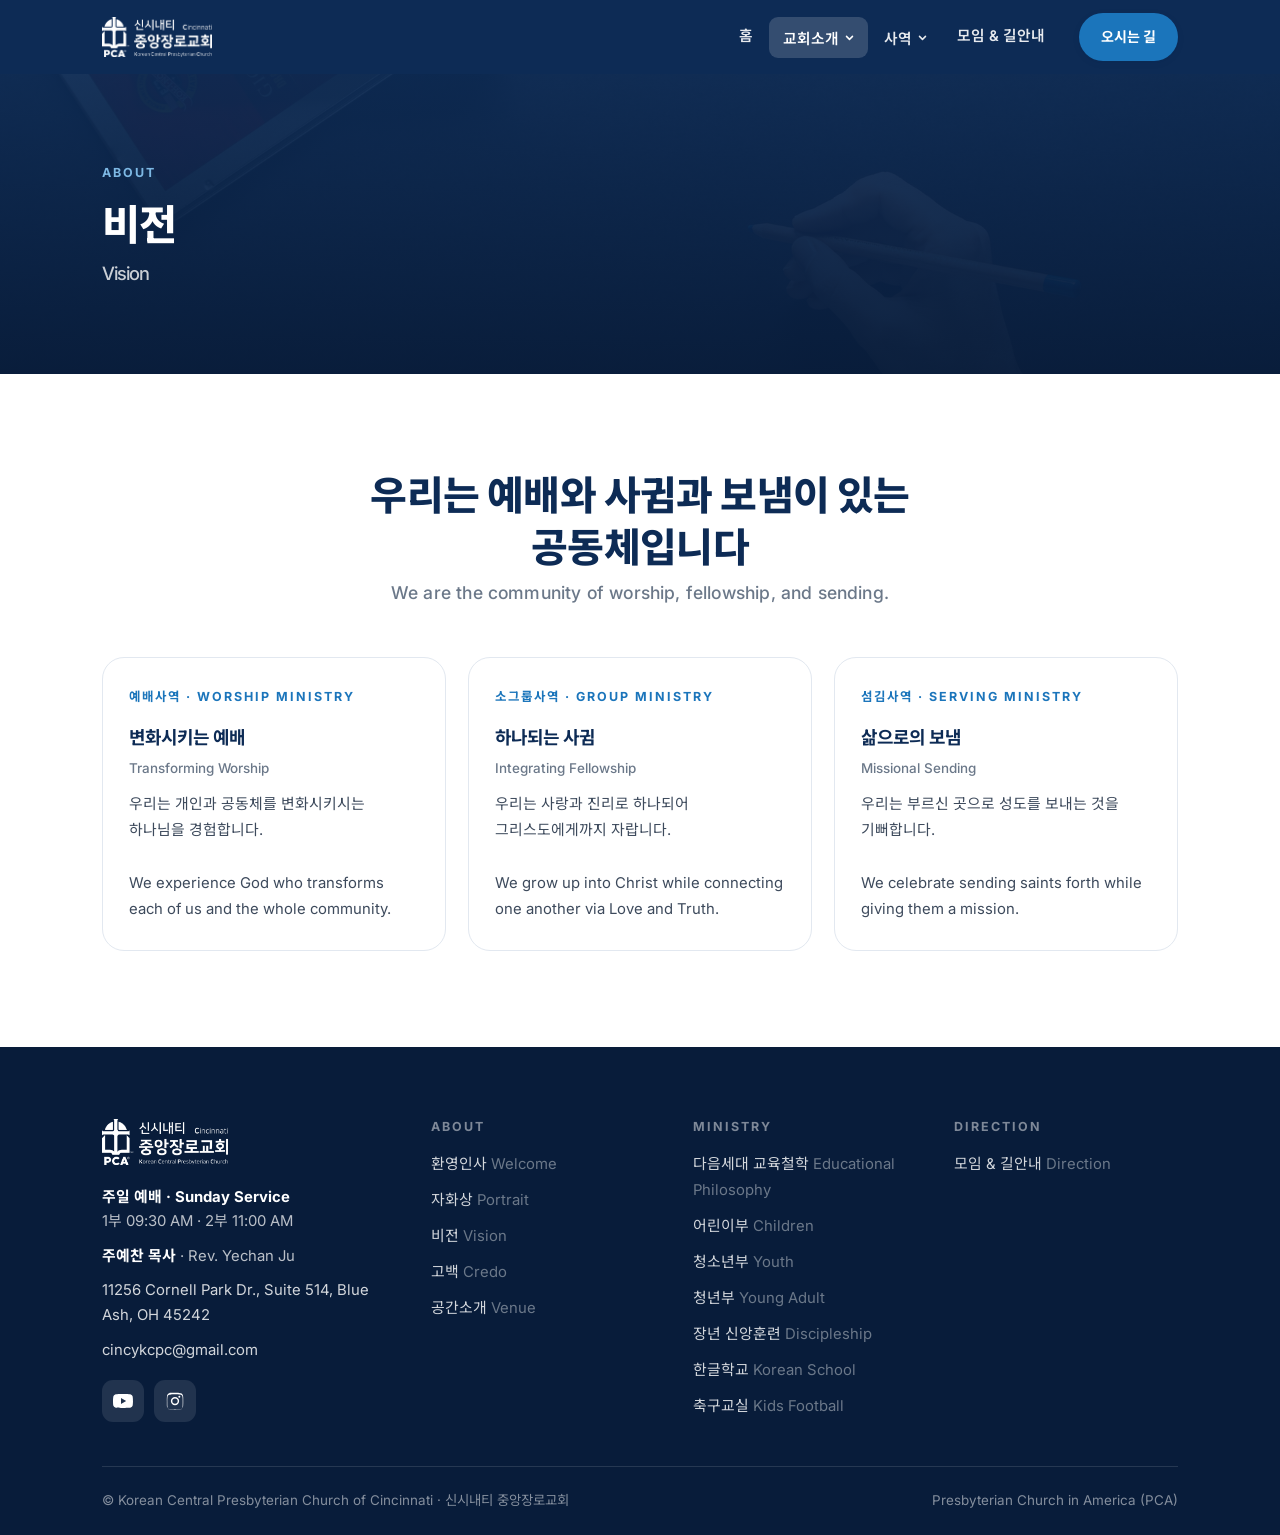
<file: vision/index.html>
<!DOCTYPE html>
<html lang="ko">
<head>
<meta charset="utf-8">
<meta name="viewport" content="width=device-width, initial-scale=1">
<title>비전 Vision | 신시내티 중앙장로교회</title>
<meta name="description" content="우리는 예배와 사귐과 보냄이 있는 공동체입니다. We are the community of worship, fellowship, and sending.">
<link rel="canonical" href="https://yechani33.github.io/KCPC/vision/">

<meta property="og:type" content="website">
<meta property="og:site_name" content="신시내티 중앙장로교회 Korean Central Presbyterian Church of Cincinnati">
<meta property="og:title" content="비전 Vision | 신시내티 중앙장로교회">
<meta property="og:description" content="우리는 예배와 사귐과 보냄이 있는 공동체입니다. We are the community of worship, fellowship, and sending.">
<meta property="og:url" content="https://yechani33.github.io/KCPC/vision/">
<meta property="og:image" content="https://yechani33.github.io/KCPC/assets/img/%EA%B5%90%ED%9A%8C%EC%A0%84%EA%B2%BD.webp">
<meta property="og:locale" content="ko_KR">
<meta name="twitter:card" content="summary_large_image">

<link rel="icon" href="../assets/img/logo-square.png" type="image/png">
<link rel="apple-touch-icon" href="../assets/img/logo-square.png">

<link rel="preconnect" href="https://fonts.googleapis.com">
<link rel="preconnect" href="https://fonts.gstatic.com" crossorigin>
<link rel="stylesheet" href="https://fonts.googleapis.com/css2?family=Inter:wght@400;500;600;700;800&family=Noto+Sans+KR:wght@400;500;700;800&display=swap">
<link rel="stylesheet" href="../assets/css/site.css">
</head>
<body>

<a class="skip-link" href="#main">본문으로 건너뛰기 · Skip to content</a>

<header class="header">
  <div class="wrap header__bar">
    <a class="header__logo" href="../" aria-label="신시내티 중앙장로교회 홈으로">
      <img src="../assets/img/logo-white.png" alt="신시내티 중앙장로교회 Korean Central Presbyterian Church of Cincinnati" width="196" height="71">
    </a>

    <div class="header__spacer"></div>

    <nav aria-label="주 메뉴">
      <ul class="nav" style="list-style:none;margin:0;padding:0">
        <li class="nav__item"><a class="nav__link" href="../">홈</a></li>
            <li class="nav__item nav__item--has-panel">
      <button class="nav__link" type="button" aria-expanded="false" aria-current="page">교회소개<svg class="caret" viewBox="0 0 12 12" aria-hidden="true"><path d="M2 4.5 6 8.5l4-4" fill="none" stroke="currentColor" stroke-width="2" stroke-linecap="round" stroke-linejoin="round"/></svg></button>
      <div class="nav__panel">
        <a class="nav__sub" href="../staff/">환영인사<small>Welcome</small></a>
            <a class="nav__sub" href="../portrait/">자화상<small>Portrait</small></a>
            <a class="nav__sub" href="../vision/" aria-current="page">비전<small>Vision</small></a>
            <a class="nav__sub" href="../credo/">고백<small>Credo</small></a>
            <a class="nav__sub" href="../venue/">공간소개<small>Venue</small></a>
      </div>
    </li>
            <li class="nav__item nav__item--has-panel">
      <button class="nav__link" type="button" aria-expanded="false">사역<svg class="caret" viewBox="0 0 12 12" aria-hidden="true"><path d="M2 4.5 6 8.5l4-4" fill="none" stroke="currentColor" stroke-width="2" stroke-linecap="round" stroke-linejoin="round"/></svg></button>
      <div class="nav__panel">
        <a class="nav__sub" href="../education/">다음세대 교육철학<small>Educational Philosophy</small></a>
            <a class="nav__sub" href="../children/">어린이부<small>Children</small></a>
            <a class="nav__sub" href="../youth/">청소년부<small>Youth</small></a>
            <a class="nav__sub" href="../youngadult/">청년부<small>Young Adult</small></a>
            <a class="nav__sub" href="../discipleship/">장년 신앙훈련<small>Discipleship</small></a>
            <a class="nav__sub" href="../k-school/">한글학교<small>Korean School</small></a>
            <a class="nav__sub" href="../football/">축구교실<small>Kids Football</small></a>
      </div>
    </li>
            <li class="nav__item"><a class="nav__link" href="../time/">모임 & 길안내</a></li>
      </ul>
    </nav>

    <div class="header__cta">
      <a class="btn btn--primary" href="../time/">오시는 길</a>
    </div>

    <button class="burger" type="button" aria-expanded="false" aria-controls="drawer" aria-label="메뉴 열기">
      <svg class="icon-open" viewBox="0 0 24 24" fill="none" stroke="currentColor" stroke-width="2" stroke-linecap="round"><path d="M3 6h18M3 12h18M3 18h18"/></svg>
      <svg class="icon-close" viewBox="0 0 24 24" fill="none" stroke="currentColor" stroke-width="2" stroke-linecap="round"><path d="M6 6l12 12M18 6L6 18"/></svg>
    </button>
  </div>

  <div class="drawer" id="drawer" data-open="false">
    <div class="wrap">
      <div class="drawer__group"><a href="../">홈<small>Home</small></a></div>
          <div class="drawer__group">
            <p class="drawer__label">교회소개 · About</p>
            <a href="../staff/">환영인사<small>Welcome</small></a>
            <a href="../portrait/">자화상<small>Portrait</small></a>
            <a href="../vision/" aria-current="page">비전<small>Vision</small></a>
            <a href="../credo/">고백<small>Credo</small></a>
            <a href="../venue/">공간소개<small>Venue</small></a>
          </div>
          <div class="drawer__group">
            <p class="drawer__label">사역 · Ministry</p>
            <a href="../education/">다음세대 교육철학<small>Educational Philosophy</small></a>
            <a href="../children/">어린이부<small>Children</small></a>
            <a href="../youth/">청소년부<small>Youth</small></a>
            <a href="../youngadult/">청년부<small>Young Adult</small></a>
            <a href="../discipleship/">장년 신앙훈련<small>Discipleship</small></a>
            <a href="../k-school/">한글학교<small>Korean School</small></a>
            <a href="../football/">축구교실<small>Kids Football</small></a>
          </div>
          <div class="drawer__group"><a href="../time/">모임 & 길안내<small>Direction</small></a></div>
      <div class="drawer__cta"><a class="btn btn--primary" href="../time/">오시는 길 · Visit Us</a></div>
    </div>
  </div>
</header>

<main id="main">
<section class="pagehero">
  <img class="pagehero__bg" src="../assets/img/vision-1.jpg" alt="" aria-hidden="true">
  <div class="wrap pagehero__inner">
    <span class="eyebrow">About</span>
    <h1>비전<span class="pagehero__en">Vision</span></h1>
  </div>
</section>
<section class="section">
  <div class="wrap">
    <div class="section-head center">
      <h2 class="title">우리는 예배와 사귐과 보냄이 있는 공동체입니다<span class="title-en">We are the community of worship, fellowship, and sending.</span></h2>
    </div>

    <div class="grid grid--3">
      <div class="card">
        <span class="eyebrow">예배사역 · Worship Ministry</span>
        <span class="card__title">변화시키는 예배<span class="card__en">Transforming Worship</span></span>
        <p class="card__body">우리는 개인과 공동체를 변화시키시는 하나님을 경험합니다.</p>
        <p class="card__body en">We experience God who transforms each of us and the whole community.</p>
      </div>
      <div class="card">
        <span class="eyebrow">소그룹사역 · Group Ministry</span>
        <span class="card__title">하나되는 사귐<span class="card__en">Integrating Fellowship</span></span>
        <p class="card__body">우리는 사랑과 진리로 하나되어 그리스도에게까지 자랍니다.</p>
        <p class="card__body en">We grow up into Christ while connecting one another via Love and Truth.</p>
      </div>
      <div class="card">
        <span class="eyebrow">섬김사역 · Serving Ministry</span>
        <span class="card__title">삶으로의 보냄<span class="card__en">Missional Sending</span></span>
        <p class="card__body">우리는 부르신 곳으로 성도를 보내는 것을 기뻐합니다.</p>
        <p class="card__body en">We celebrate sending saints forth while giving them a mission.</p>
      </div>
    </div>
  </div>
</section>

</main>

<footer class="footer">
  <div class="wrap">
    <div class="footer__grid">
      <div>
        <img class="footer__logo" src="../assets/img/logo-white.png" alt="신시내티 중앙장로교회" width="196" height="71">
        <div class="footer__contact">
          <div><strong>주일 예배 · Sunday Service</strong><br>1부 09:30 AM · 2부 11:00 AM</div>
          <div><strong>주예찬 목사</strong> · Rev. Yechan Ju</div>
          <div><a href="https://maps.app.goo.gl/hWgqDWsaYQ62cJfN6" target="_blank" rel="noopener">11256 Cornell Park Dr., Suite 514, Blue Ash, OH 45242</a></div>
          <div><a href="mailto:cincykcpc@gmail.com">cincykcpc@gmail.com</a></div>
        </div>
        <div class="social">
          <a href="https://www.youtube.com/@KCPC_of_Cincinnati" target="_blank" rel="noopener" aria-label="YouTube"><svg viewBox="0 0 24 24" aria-hidden="true"><path d="M23.5 6.2a3 3 0 0 0-2.1-2.1C19.5 3.6 12 3.6 12 3.6s-7.5 0-9.4.5A3 3 0 0 0 .5 6.2C0 8.1 0 12 0 12s0 3.9.5 5.8a3 3 0 0 0 2.1 2.1c1.9.5 9.4.5 9.4.5s7.5 0 9.4-.5a3 3 0 0 0 2.1-2.1c.5-1.9.5-5.8.5-5.8s0-3.9-.5-5.8ZM9.6 15.6V8.4l6.2 3.6-6.2 3.6Z"/></svg></a>
          <a href="https://www.instagram.com/kcpckingdom/" target="_blank" rel="noopener" aria-label="Instagram"><svg viewBox="0 0 24 24" aria-hidden="true"><path d="M12 2.2c3.2 0 3.6 0 4.9.1 1.2.1 1.8.2 2.2.4.6.2 1 .5 1.4.9.4.4.7.8.9 1.4.2.4.4 1 .4 2.2.1 1.3.1 1.7.1 4.9s0 3.6-.1 4.9c-.1 1.2-.2 1.8-.4 2.2-.2.6-.5 1-.9 1.4-.4.4-.8.7-1.4.9-.4.2-1 .4-2.2.4-1.3.1-1.7.1-4.9.1s-3.6 0-4.9-.1c-1.2-.1-1.8-.2-2.2-.4-.6-.2-1-.5-1.4-.9-.4-.4-.7-.8-.9-1.4-.2-.4-.4-1-.4-2.2C2.2 15.6 2.2 15.2 2.2 12s0-3.6.1-4.9c.1-1.2.2-1.8.4-2.2.2-.6.5-1 .9-1.4.4-.4.8-.7 1.4-.9.4-.2 1-.4 2.2-.4 1.3-.1 1.7-.1 4.8-.1Zm0 1.8c-3.1 0-3.5 0-4.7.1-1.1.1-1.7.2-2.1.3-.5.2-.9.4-1.2.8-.4.3-.6.7-.8 1.2-.1.4-.3 1-.3 2.1-.1 1.2-.1 1.6-.1 4.7s0 3.5.1 4.7c.1 1.1.2 1.7.3 2.1.2.5.4.9.8 1.2.3.4.7.6 1.2.8.4.1 1 .3 2.1.3 1.2.1 1.6.1 4.7.1s3.5 0 4.7-.1c1.1-.1 1.7-.2 2.1-.3.5-.2.9-.4 1.2-.8.4-.3.6-.7.8-1.2.1-.4.3-1 .3-2.1.1-1.2.1-1.6.1-4.7s0-3.5-.1-4.7c-.1-1.1-.2-1.7-.3-2.1-.2-.5-.4-.9-.8-1.2-.3-.4-.7-.6-1.2-.8-.4-.1-1-.3-2.1-.3-1.2-.1-1.6-.1-4.7-.1Zm0 3.1a5 5 0 1 1 0 10 5 5 0 0 1 0-10Zm0 1.8a3.2 3.2 0 1 0 0 6.4 3.2 3.2 0 0 0 0-6.4Zm5.2-3.1a1.2 1.2 0 1 1 0 2.4 1.2 1.2 0 0 1 0-2.4Z"/></svg></a>
        </div>
      </div>
      <div>
            <h3>About</h3>
            <ul>
              <li><a href="../staff/">환영인사 <span class="text-muted">Welcome</span></a></li>
              <li><a href="../portrait/">자화상 <span class="text-muted">Portrait</span></a></li>
              <li><a href="../vision/">비전 <span class="text-muted">Vision</span></a></li>
              <li><a href="../credo/">고백 <span class="text-muted">Credo</span></a></li>
              <li><a href="../venue/">공간소개 <span class="text-muted">Venue</span></a></li>
            </ul>
          </div>
          <div>
            <h3>Ministry</h3>
            <ul>
              <li><a href="../education/">다음세대 교육철학 <span class="text-muted">Educational Philosophy</span></a></li>
              <li><a href="../children/">어린이부 <span class="text-muted">Children</span></a></li>
              <li><a href="../youth/">청소년부 <span class="text-muted">Youth</span></a></li>
              <li><a href="../youngadult/">청년부 <span class="text-muted">Young Adult</span></a></li>
              <li><a href="../discipleship/">장년 신앙훈련 <span class="text-muted">Discipleship</span></a></li>
              <li><a href="../k-school/">한글학교 <span class="text-muted">Korean School</span></a></li>
              <li><a href="../football/">축구교실 <span class="text-muted">Kids Football</span></a></li>
            </ul>
          </div>
          <div>
            <h3>Direction</h3>
            <ul>
              <li><a href="../time/">모임 & 길안내 <span class="text-muted">Direction</span></a></li>
            </ul>
          </div>
    </div>
    <div class="footer__bottom">
      <span>© Korean Central Presbyterian Church of Cincinnati · 신시내티 중앙장로교회</span>
      <span>Presbyterian Church in America (PCA)</span>
    </div>
  </div>
</footer>

<script src="../assets/js/site.js" defer></script>
</body>
</html>
</file>
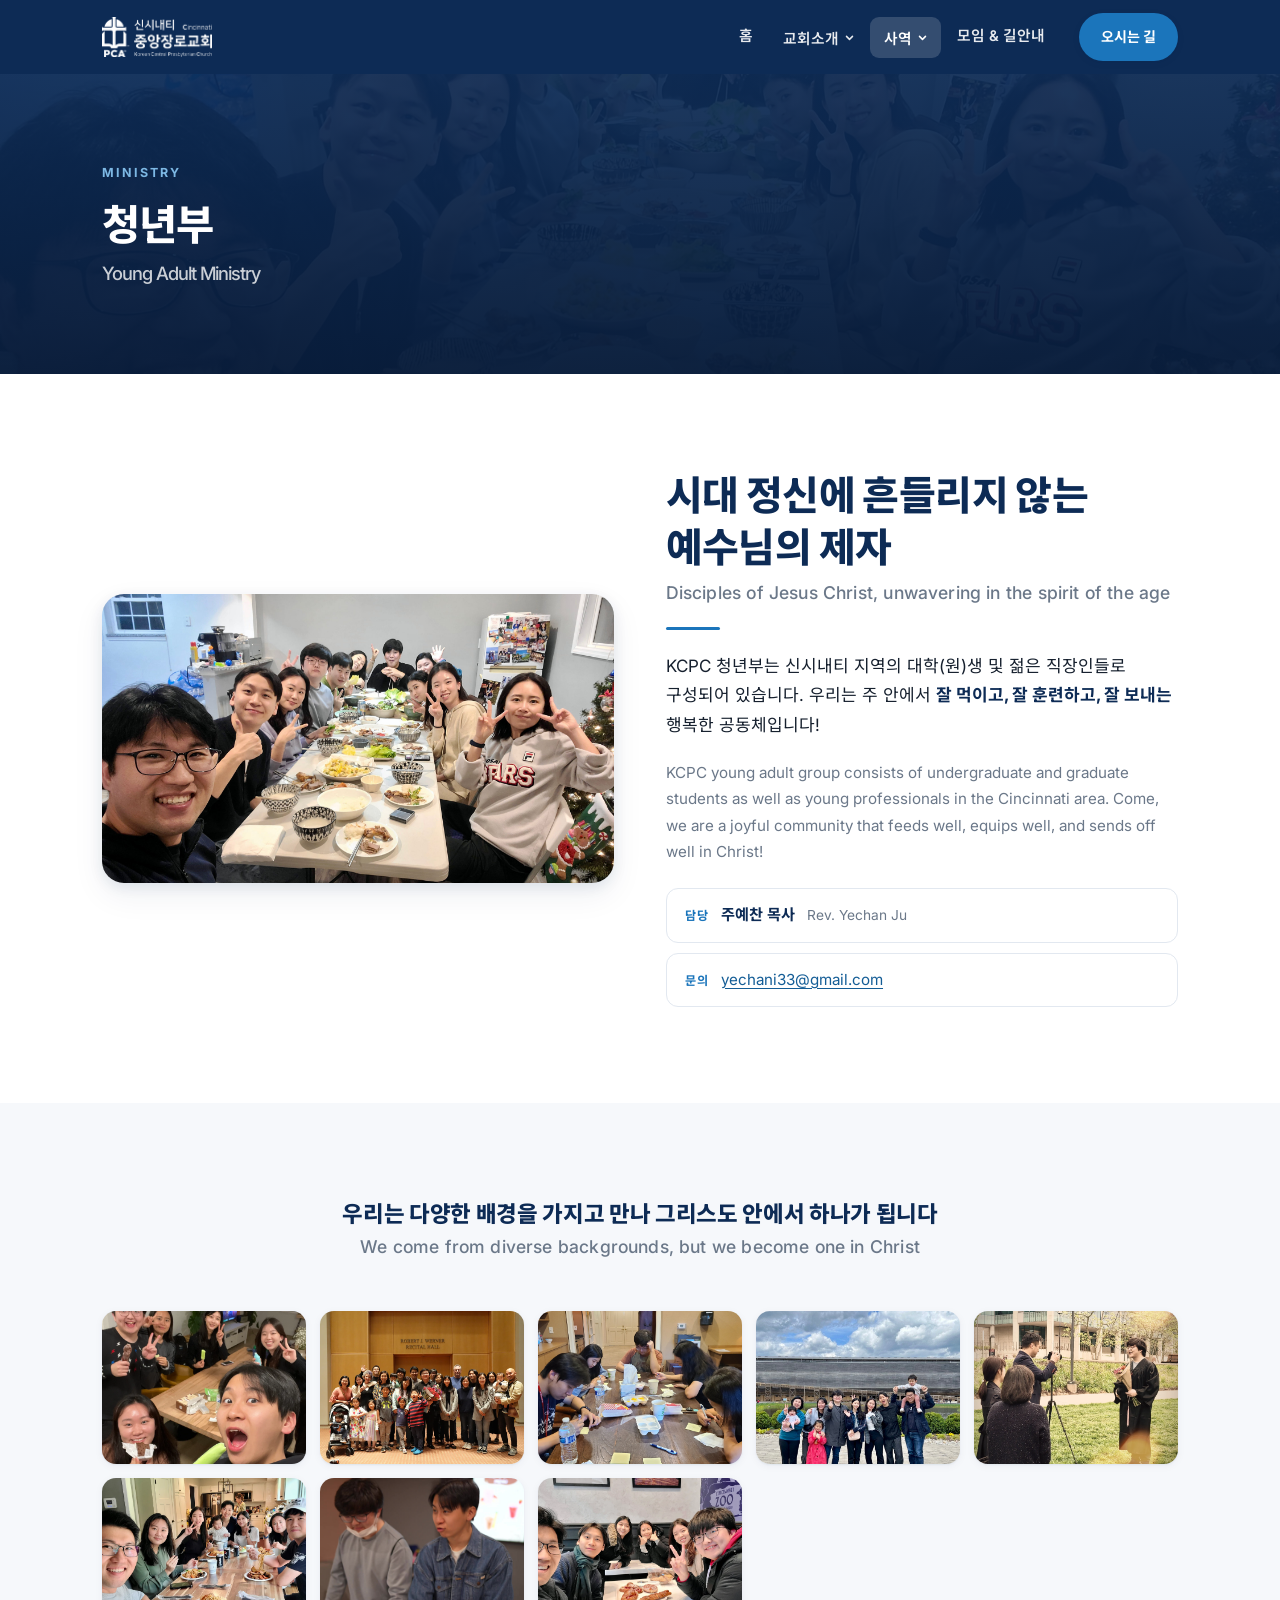
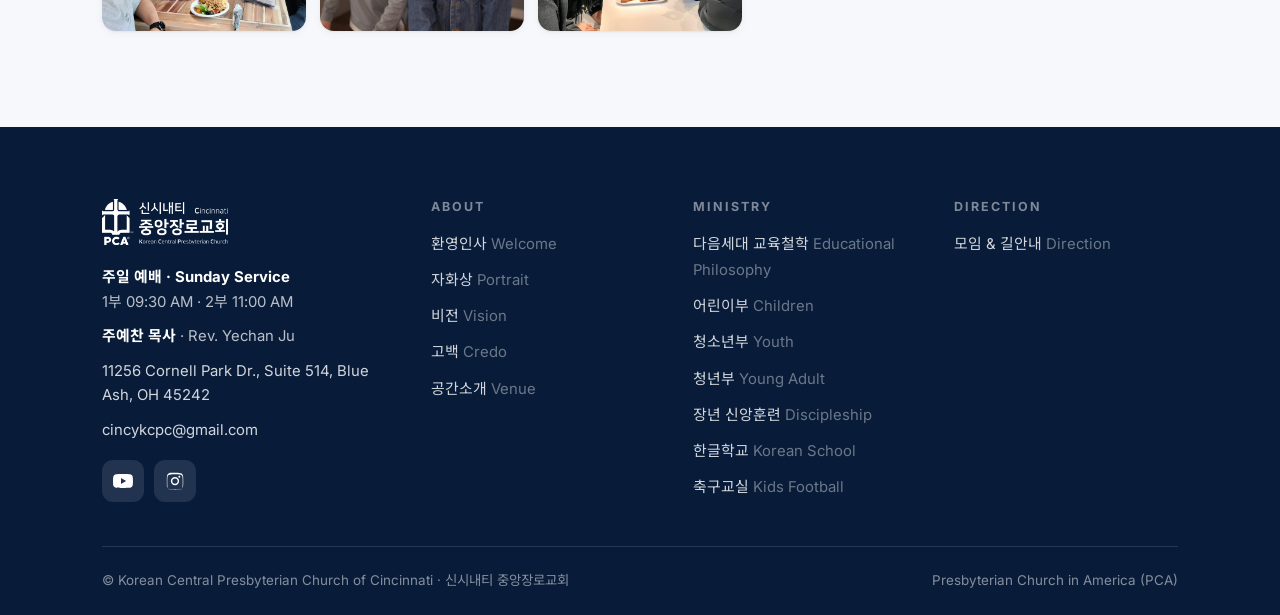
<file: youngadult/index.html>
<!DOCTYPE html>
<html lang="ko">
<head>
<meta charset="utf-8">
<meta name="viewport" content="width=device-width, initial-scale=1">
<title>청년부 Young Adult Ministry | 신시내티 중앙장로교회</title>
<meta name="description" content="시대 정신에 흔들리지 않는 예수님의 제자. 신시내티 지역 대학(원)생 및 젊은 직장인들의 공동체입니다.">
<link rel="canonical" href="https://yechani33.github.io/KCPC/youngadult/">

<meta property="og:type" content="website">
<meta property="og:site_name" content="신시내티 중앙장로교회 Korean Central Presbyterian Church of Cincinnati">
<meta property="og:title" content="청년부 Young Adult Ministry | 신시내티 중앙장로교회">
<meta property="og:description" content="시대 정신에 흔들리지 않는 예수님의 제자. 신시내티 지역 대학(원)생 및 젊은 직장인들의 공동체입니다.">
<meta property="og:url" content="https://yechani33.github.io/KCPC/youngadult/">
<meta property="og:image" content="https://yechani33.github.io/KCPC/assets/img/youngadult-2.jpeg">
<meta property="og:locale" content="ko_KR">
<meta name="twitter:card" content="summary_large_image">

<link rel="icon" href="../assets/img/logo-square.png" type="image/png">
<link rel="apple-touch-icon" href="../assets/img/logo-square.png">

<link rel="preconnect" href="https://fonts.googleapis.com">
<link rel="preconnect" href="https://fonts.gstatic.com" crossorigin>
<link rel="stylesheet" href="https://fonts.googleapis.com/css2?family=Inter:wght@400;500;600;700;800&family=Noto+Sans+KR:wght@400;500;700;800&display=swap">
<link rel="stylesheet" href="../assets/css/site.css">
</head>
<body>

<a class="skip-link" href="#main">본문으로 건너뛰기 · Skip to content</a>

<header class="header">
  <div class="wrap header__bar">
    <a class="header__logo" href="../" aria-label="신시내티 중앙장로교회 홈으로">
      <img src="../assets/img/logo-white.png" alt="신시내티 중앙장로교회 Korean Central Presbyterian Church of Cincinnati" width="196" height="71">
    </a>

    <div class="header__spacer"></div>

    <nav aria-label="주 메뉴">
      <ul class="nav" style="list-style:none;margin:0;padding:0">
        <li class="nav__item"><a class="nav__link" href="../">홈</a></li>
            <li class="nav__item nav__item--has-panel">
      <button class="nav__link" type="button" aria-expanded="false">교회소개<svg class="caret" viewBox="0 0 12 12" aria-hidden="true"><path d="M2 4.5 6 8.5l4-4" fill="none" stroke="currentColor" stroke-width="2" stroke-linecap="round" stroke-linejoin="round"/></svg></button>
      <div class="nav__panel">
        <a class="nav__sub" href="../staff/">환영인사<small>Welcome</small></a>
            <a class="nav__sub" href="../portrait/">자화상<small>Portrait</small></a>
            <a class="nav__sub" href="../vision/">비전<small>Vision</small></a>
            <a class="nav__sub" href="../credo/">고백<small>Credo</small></a>
            <a class="nav__sub" href="../venue/">공간소개<small>Venue</small></a>
      </div>
    </li>
            <li class="nav__item nav__item--has-panel">
      <button class="nav__link" type="button" aria-expanded="false" aria-current="page">사역<svg class="caret" viewBox="0 0 12 12" aria-hidden="true"><path d="M2 4.5 6 8.5l4-4" fill="none" stroke="currentColor" stroke-width="2" stroke-linecap="round" stroke-linejoin="round"/></svg></button>
      <div class="nav__panel">
        <a class="nav__sub" href="../education/">다음세대 교육철학<small>Educational Philosophy</small></a>
            <a class="nav__sub" href="../children/">어린이부<small>Children</small></a>
            <a class="nav__sub" href="../youth/">청소년부<small>Youth</small></a>
            <a class="nav__sub" href="../youngadult/" aria-current="page">청년부<small>Young Adult</small></a>
            <a class="nav__sub" href="../discipleship/">장년 신앙훈련<small>Discipleship</small></a>
            <a class="nav__sub" href="../k-school/">한글학교<small>Korean School</small></a>
            <a class="nav__sub" href="../football/">축구교실<small>Kids Football</small></a>
      </div>
    </li>
            <li class="nav__item"><a class="nav__link" href="../time/">모임 & 길안내</a></li>
      </ul>
    </nav>

    <div class="header__cta">
      <a class="btn btn--primary" href="../time/">오시는 길</a>
    </div>

    <button class="burger" type="button" aria-expanded="false" aria-controls="drawer" aria-label="메뉴 열기">
      <svg class="icon-open" viewBox="0 0 24 24" fill="none" stroke="currentColor" stroke-width="2" stroke-linecap="round"><path d="M3 6h18M3 12h18M3 18h18"/></svg>
      <svg class="icon-close" viewBox="0 0 24 24" fill="none" stroke="currentColor" stroke-width="2" stroke-linecap="round"><path d="M6 6l12 12M18 6L6 18"/></svg>
    </button>
  </div>

  <div class="drawer" id="drawer" data-open="false">
    <div class="wrap">
      <div class="drawer__group"><a href="../">홈<small>Home</small></a></div>
          <div class="drawer__group">
            <p class="drawer__label">교회소개 · About</p>
            <a href="../staff/">환영인사<small>Welcome</small></a>
            <a href="../portrait/">자화상<small>Portrait</small></a>
            <a href="../vision/">비전<small>Vision</small></a>
            <a href="../credo/">고백<small>Credo</small></a>
            <a href="../venue/">공간소개<small>Venue</small></a>
          </div>
          <div class="drawer__group">
            <p class="drawer__label">사역 · Ministry</p>
            <a href="../education/">다음세대 교육철학<small>Educational Philosophy</small></a>
            <a href="../children/">어린이부<small>Children</small></a>
            <a href="../youth/">청소년부<small>Youth</small></a>
            <a href="../youngadult/" aria-current="page">청년부<small>Young Adult</small></a>
            <a href="../discipleship/">장년 신앙훈련<small>Discipleship</small></a>
            <a href="../k-school/">한글학교<small>Korean School</small></a>
            <a href="../football/">축구교실<small>Kids Football</small></a>
          </div>
          <div class="drawer__group"><a href="../time/">모임 & 길안내<small>Direction</small></a></div>
      <div class="drawer__cta"><a class="btn btn--primary" href="../time/">오시는 길 · Visit Us</a></div>
    </div>
  </div>
</header>

<main id="main">
<section class="pagehero">
  <img class="pagehero__bg" src="../assets/img/youngadult-2.jpeg" alt="" aria-hidden="true">
  <div class="wrap pagehero__inner">
    <span class="eyebrow">Ministry</span>
    <h1>청년부<span class="pagehero__en">Young Adult Ministry</span></h1>
  </div>
</section>
<section class="section">
  <div class="wrap">
    <div class="media">
      <div class="media__img">
        <img src="../assets/img/youngadult-2.jpeg" alt="KCPC 청년부 식탁 교제" loading="lazy">
      </div>
      <div class="prose">
        <h2 class="title">시대 정신에 흔들리지 않는 예수님의 제자<span class="title-en">Disciples of Jesus Christ, unwavering in the spirit of the age</span></h2>
        <hr class="rule" style="margin-top:22px">
        <p>KCPC 청년부는 신시내티 지역의 대학(원)생 및 젊은 직장인들로 구성되어 있습니다.
           우리는 주 안에서 <strong>잘 먹이고, 잘 훈련하고, 잘 보내는</strong> 행복한 공동체입니다!</p>
        <p class="en">KCPC young adult group consists of undergraduate and graduate students as well as young
           professionals in the Cincinnati area. Come, we are a joyful community that feeds well, equips well,
           and sends off well in Christ!</p>
        <ul class="people" style="margin-top:22px">
          <li><span class="role">담당</span><span class="who">주예찬 목사</span><span class="en">Rev. Yechan Ju</span></li>
          <li><span class="role">문의</span><a href="mailto:yechani33@gmail.com">yechani33@gmail.com</a></li>
        </ul>
      </div>
    </div>
  </div>
</section>

<section class="section section--soft">
  <div class="wrap">
    <div class="section-head center">
      <h3 class="title" style="font-size:1.4rem">우리는 다양한 배경을 가지고 만나 그리스도 안에서 하나가 됩니다<span class="title-en">We come from diverse backgrounds, but we become one in Christ</span></h3>
    </div>
    <div class="gallery">
        <img src="../assets/img/youngadult-3.webp" alt="KCPC 청년부" loading="lazy">
        <img src="../assets/img/youngadult-4.webp" alt="KCPC 청년부" loading="lazy">
        <img src="../assets/img/youngadult-5.jpeg" alt="KCPC 청년부" loading="lazy">
        <img src="../assets/img/youngadult-6.jpeg" alt="KCPC 청년부" loading="lazy">
        <img src="../assets/img/youngadult-7.webp" alt="KCPC 청년부" loading="lazy">
        <img src="../assets/img/youngadult-8.webp" alt="KCPC 청년부" loading="lazy">
        <img src="../assets/img/youngadult-9.jpg" alt="KCPC 청년부" loading="lazy">
        <img src="../assets/img/youngadult-10.webp" alt="KCPC 청년부" loading="lazy">
      </div>
  </div>
</section>

</main>

<footer class="footer">
  <div class="wrap">
    <div class="footer__grid">
      <div>
        <img class="footer__logo" src="../assets/img/logo-white.png" alt="신시내티 중앙장로교회" width="196" height="71">
        <div class="footer__contact">
          <div><strong>주일 예배 · Sunday Service</strong><br>1부 09:30 AM · 2부 11:00 AM</div>
          <div><strong>주예찬 목사</strong> · Rev. Yechan Ju</div>
          <div><a href="https://maps.app.goo.gl/hWgqDWsaYQ62cJfN6" target="_blank" rel="noopener">11256 Cornell Park Dr., Suite 514, Blue Ash, OH 45242</a></div>
          <div><a href="mailto:cincykcpc@gmail.com">cincykcpc@gmail.com</a></div>
        </div>
        <div class="social">
          <a href="https://www.youtube.com/@KCPC_of_Cincinnati" target="_blank" rel="noopener" aria-label="YouTube"><svg viewBox="0 0 24 24" aria-hidden="true"><path d="M23.5 6.2a3 3 0 0 0-2.1-2.1C19.5 3.6 12 3.6 12 3.6s-7.5 0-9.4.5A3 3 0 0 0 .5 6.2C0 8.1 0 12 0 12s0 3.9.5 5.8a3 3 0 0 0 2.1 2.1c1.9.5 9.4.5 9.4.5s7.5 0 9.4-.5a3 3 0 0 0 2.1-2.1c.5-1.9.5-5.8.5-5.8s0-3.9-.5-5.8ZM9.6 15.6V8.4l6.2 3.6-6.2 3.6Z"/></svg></a>
          <a href="https://www.instagram.com/kcpckingdom/" target="_blank" rel="noopener" aria-label="Instagram"><svg viewBox="0 0 24 24" aria-hidden="true"><path d="M12 2.2c3.2 0 3.6 0 4.9.1 1.2.1 1.8.2 2.2.4.6.2 1 .5 1.4.9.4.4.7.8.9 1.4.2.4.4 1 .4 2.2.1 1.3.1 1.7.1 4.9s0 3.6-.1 4.9c-.1 1.2-.2 1.8-.4 2.2-.2.6-.5 1-.9 1.4-.4.4-.8.7-1.4.9-.4.2-1 .4-2.2.4-1.3.1-1.7.1-4.9.1s-3.6 0-4.9-.1c-1.2-.1-1.8-.2-2.2-.4-.6-.2-1-.5-1.4-.9-.4-.4-.7-.8-.9-1.4-.2-.4-.4-1-.4-2.2C2.2 15.6 2.2 15.2 2.2 12s0-3.6.1-4.9c.1-1.2.2-1.8.4-2.2.2-.6.5-1 .9-1.4.4-.4.8-.7 1.4-.9.4-.2 1-.4 2.2-.4 1.3-.1 1.7-.1 4.8-.1Zm0 1.8c-3.1 0-3.5 0-4.7.1-1.1.1-1.7.2-2.1.3-.5.2-.9.4-1.2.8-.4.3-.6.7-.8 1.2-.1.4-.3 1-.3 2.1-.1 1.2-.1 1.6-.1 4.7s0 3.5.1 4.7c.1 1.1.2 1.7.3 2.1.2.5.4.9.8 1.2.3.4.7.6 1.2.8.4.1 1 .3 2.1.3 1.2.1 1.6.1 4.7.1s3.5 0 4.7-.1c1.1-.1 1.7-.2 2.1-.3.5-.2.9-.4 1.2-.8.4-.3.6-.7.8-1.2.1-.4.3-1 .3-2.1.1-1.2.1-1.6.1-4.7s0-3.5-.1-4.7c-.1-1.1-.2-1.7-.3-2.1-.2-.5-.4-.9-.8-1.2-.3-.4-.7-.6-1.2-.8-.4-.1-1-.3-2.1-.3-1.2-.1-1.6-.1-4.7-.1Zm0 3.1a5 5 0 1 1 0 10 5 5 0 0 1 0-10Zm0 1.8a3.2 3.2 0 1 0 0 6.4 3.2 3.2 0 0 0 0-6.4Zm5.2-3.1a1.2 1.2 0 1 1 0 2.4 1.2 1.2 0 0 1 0-2.4Z"/></svg></a>
        </div>
      </div>
      <div>
            <h3>About</h3>
            <ul>
              <li><a href="../staff/">환영인사 <span class="text-muted">Welcome</span></a></li>
              <li><a href="../portrait/">자화상 <span class="text-muted">Portrait</span></a></li>
              <li><a href="../vision/">비전 <span class="text-muted">Vision</span></a></li>
              <li><a href="../credo/">고백 <span class="text-muted">Credo</span></a></li>
              <li><a href="../venue/">공간소개 <span class="text-muted">Venue</span></a></li>
            </ul>
          </div>
          <div>
            <h3>Ministry</h3>
            <ul>
              <li><a href="../education/">다음세대 교육철학 <span class="text-muted">Educational Philosophy</span></a></li>
              <li><a href="../children/">어린이부 <span class="text-muted">Children</span></a></li>
              <li><a href="../youth/">청소년부 <span class="text-muted">Youth</span></a></li>
              <li><a href="../youngadult/">청년부 <span class="text-muted">Young Adult</span></a></li>
              <li><a href="../discipleship/">장년 신앙훈련 <span class="text-muted">Discipleship</span></a></li>
              <li><a href="../k-school/">한글학교 <span class="text-muted">Korean School</span></a></li>
              <li><a href="../football/">축구교실 <span class="text-muted">Kids Football</span></a></li>
            </ul>
          </div>
          <div>
            <h3>Direction</h3>
            <ul>
              <li><a href="../time/">모임 & 길안내 <span class="text-muted">Direction</span></a></li>
            </ul>
          </div>
    </div>
    <div class="footer__bottom">
      <span>© Korean Central Presbyterian Church of Cincinnati · 신시내티 중앙장로교회</span>
      <span>Presbyterian Church in America (PCA)</span>
    </div>
  </div>
</footer>

<script src="../assets/js/site.js" defer></script>
</body>
</html>
</file>
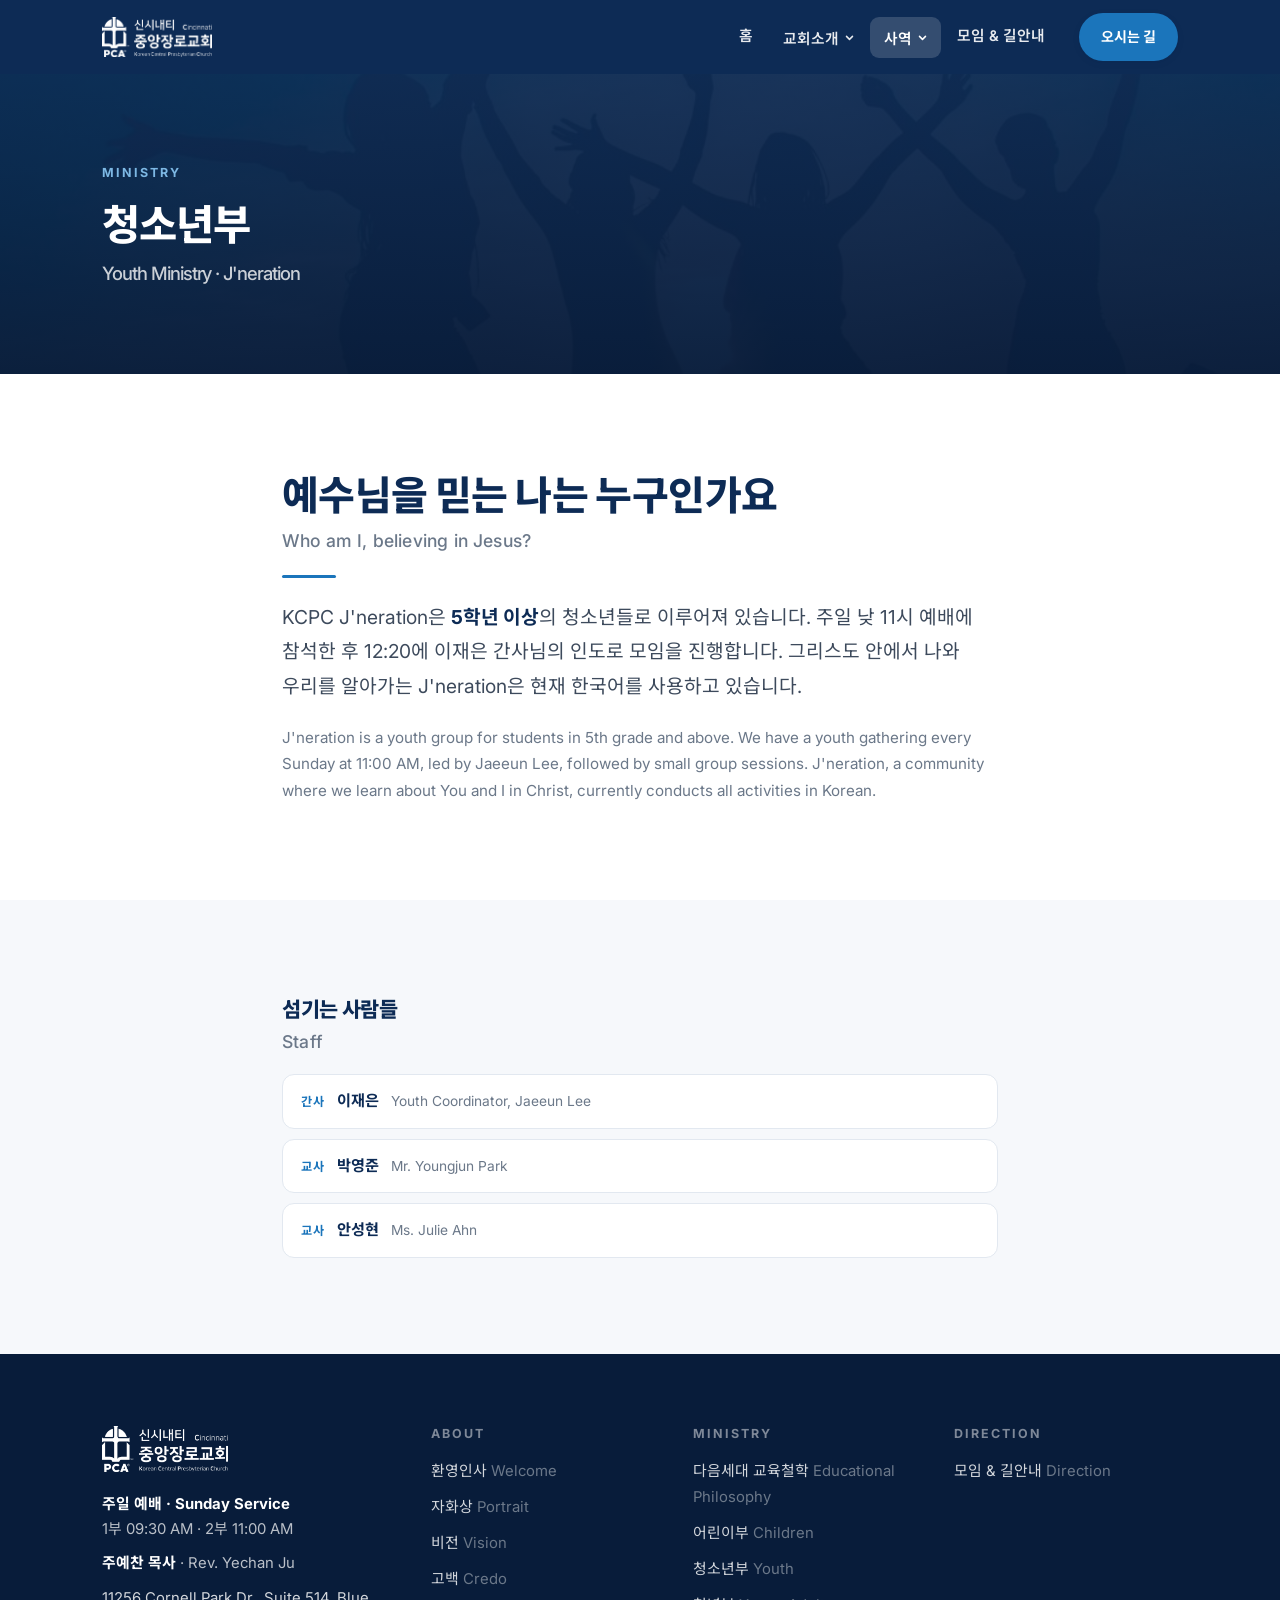
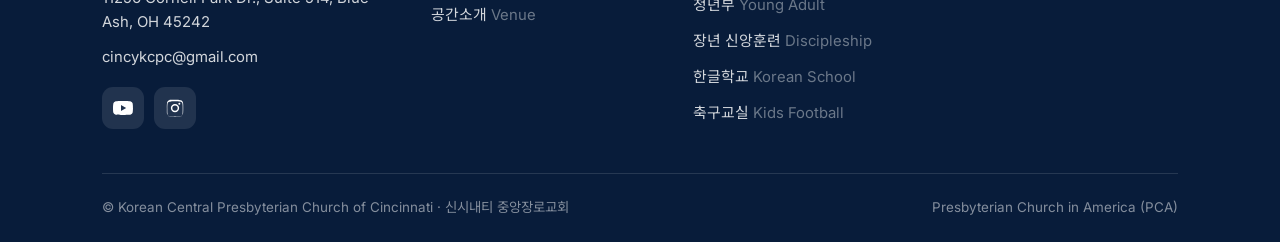
<file: youth/index.html>
<!DOCTYPE html>
<html lang="ko">
<head>
<meta charset="utf-8">
<meta name="viewport" content="width=device-width, initial-scale=1">
<title>청소년부 Youth Ministry | 신시내티 중앙장로교회</title>
<meta name="description" content="J'neration — 예수님을 믿는 나는 누구인가요. 5학년 이상 청소년들이 주일 11시 예배 후 12:20에 모입니다.">
<link rel="canonical" href="https://yechani33.github.io/KCPC/youth/">

<meta property="og:type" content="website">
<meta property="og:site_name" content="신시내티 중앙장로교회 Korean Central Presbyterian Church of Cincinnati">
<meta property="og:title" content="청소년부 Youth Ministry | 신시내티 중앙장로교회">
<meta property="og:description" content="J'neration — 예수님을 믿는 나는 누구인가요. 5학년 이상 청소년들이 주일 11시 예배 후 12:20에 모입니다.">
<meta property="og:url" content="https://yechani33.github.io/KCPC/youth/">
<meta property="og:image" content="https://yechani33.github.io/KCPC/assets/img/%EA%B5%90%ED%9A%8C%EC%A0%84%EA%B2%BD.webp">
<meta property="og:locale" content="ko_KR">
<meta name="twitter:card" content="summary_large_image">

<link rel="icon" href="../assets/img/logo-square.png" type="image/png">
<link rel="apple-touch-icon" href="../assets/img/logo-square.png">

<link rel="preconnect" href="https://fonts.googleapis.com">
<link rel="preconnect" href="https://fonts.gstatic.com" crossorigin>
<link rel="stylesheet" href="https://fonts.googleapis.com/css2?family=Inter:wght@400;500;600;700;800&family=Noto+Sans+KR:wght@400;500;700;800&display=swap">
<link rel="stylesheet" href="../assets/css/site.css">
</head>
<body>

<a class="skip-link" href="#main">본문으로 건너뛰기 · Skip to content</a>

<header class="header">
  <div class="wrap header__bar">
    <a class="header__logo" href="../" aria-label="신시내티 중앙장로교회 홈으로">
      <img src="../assets/img/logo-white.png" alt="신시내티 중앙장로교회 Korean Central Presbyterian Church of Cincinnati" width="196" height="71">
    </a>

    <div class="header__spacer"></div>

    <nav aria-label="주 메뉴">
      <ul class="nav" style="list-style:none;margin:0;padding:0">
        <li class="nav__item"><a class="nav__link" href="../">홈</a></li>
            <li class="nav__item nav__item--has-panel">
      <button class="nav__link" type="button" aria-expanded="false">교회소개<svg class="caret" viewBox="0 0 12 12" aria-hidden="true"><path d="M2 4.5 6 8.5l4-4" fill="none" stroke="currentColor" stroke-width="2" stroke-linecap="round" stroke-linejoin="round"/></svg></button>
      <div class="nav__panel">
        <a class="nav__sub" href="../staff/">환영인사<small>Welcome</small></a>
            <a class="nav__sub" href="../portrait/">자화상<small>Portrait</small></a>
            <a class="nav__sub" href="../vision/">비전<small>Vision</small></a>
            <a class="nav__sub" href="../credo/">고백<small>Credo</small></a>
            <a class="nav__sub" href="../venue/">공간소개<small>Venue</small></a>
      </div>
    </li>
            <li class="nav__item nav__item--has-panel">
      <button class="nav__link" type="button" aria-expanded="false" aria-current="page">사역<svg class="caret" viewBox="0 0 12 12" aria-hidden="true"><path d="M2 4.5 6 8.5l4-4" fill="none" stroke="currentColor" stroke-width="2" stroke-linecap="round" stroke-linejoin="round"/></svg></button>
      <div class="nav__panel">
        <a class="nav__sub" href="../education/">다음세대 교육철학<small>Educational Philosophy</small></a>
            <a class="nav__sub" href="../children/">어린이부<small>Children</small></a>
            <a class="nav__sub" href="../youth/" aria-current="page">청소년부<small>Youth</small></a>
            <a class="nav__sub" href="../youngadult/">청년부<small>Young Adult</small></a>
            <a class="nav__sub" href="../discipleship/">장년 신앙훈련<small>Discipleship</small></a>
            <a class="nav__sub" href="../k-school/">한글학교<small>Korean School</small></a>
            <a class="nav__sub" href="../football/">축구교실<small>Kids Football</small></a>
      </div>
    </li>
            <li class="nav__item"><a class="nav__link" href="../time/">모임 & 길안내</a></li>
      </ul>
    </nav>

    <div class="header__cta">
      <a class="btn btn--primary" href="../time/">오시는 길</a>
    </div>

    <button class="burger" type="button" aria-expanded="false" aria-controls="drawer" aria-label="메뉴 열기">
      <svg class="icon-open" viewBox="0 0 24 24" fill="none" stroke="currentColor" stroke-width="2" stroke-linecap="round"><path d="M3 6h18M3 12h18M3 18h18"/></svg>
      <svg class="icon-close" viewBox="0 0 24 24" fill="none" stroke="currentColor" stroke-width="2" stroke-linecap="round"><path d="M6 6l12 12M18 6L6 18"/></svg>
    </button>
  </div>

  <div class="drawer" id="drawer" data-open="false">
    <div class="wrap">
      <div class="drawer__group"><a href="../">홈<small>Home</small></a></div>
          <div class="drawer__group">
            <p class="drawer__label">교회소개 · About</p>
            <a href="../staff/">환영인사<small>Welcome</small></a>
            <a href="../portrait/">자화상<small>Portrait</small></a>
            <a href="../vision/">비전<small>Vision</small></a>
            <a href="../credo/">고백<small>Credo</small></a>
            <a href="../venue/">공간소개<small>Venue</small></a>
          </div>
          <div class="drawer__group">
            <p class="drawer__label">사역 · Ministry</p>
            <a href="../education/">다음세대 교육철학<small>Educational Philosophy</small></a>
            <a href="../children/">어린이부<small>Children</small></a>
            <a href="../youth/" aria-current="page">청소년부<small>Youth</small></a>
            <a href="../youngadult/">청년부<small>Young Adult</small></a>
            <a href="../discipleship/">장년 신앙훈련<small>Discipleship</small></a>
            <a href="../k-school/">한글학교<small>Korean School</small></a>
            <a href="../football/">축구교실<small>Kids Football</small></a>
          </div>
          <div class="drawer__group"><a href="../time/">모임 & 길안내<small>Direction</small></a></div>
      <div class="drawer__cta"><a class="btn btn--primary" href="../time/">오시는 길 · Visit Us</a></div>
    </div>
  </div>
</header>

<main id="main">
<section class="pagehero">
  <img class="pagehero__bg" src="../assets/img/youth-1.jpg" alt="" aria-hidden="true">
  <div class="wrap pagehero__inner">
    <span class="eyebrow">Ministry</span>
    <h1>청소년부<span class="pagehero__en">Youth Ministry · J'neration</span></h1>
  </div>
</section>
<section class="section">
  <div class="wrap wrap--text prose">
    <h2 class="title">예수님을 믿는 나는 누구인가요<span class="title-en">Who am I, believing in Jesus?</span></h2>
    <hr class="rule" style="margin-top:22px">
    <p class="lead">KCPC J'neration은 <strong>5학년 이상</strong>의 청소년들로 이루어져 있습니다.
       주일 낮 11시 예배에 참석한 후 12:20에 이재은 간사님의 인도로 모임을 진행합니다.
       그리스도 안에서 나와 우리를 알아가는 J'neration은 현재 한국어를 사용하고 있습니다.</p>
    <p class="en">J'neration is a youth group for students in 5th grade and above. We have a youth gathering
       every Sunday at 11:00 AM, led by Jaeeun Lee, followed by small group sessions. J'neration, a community
       where we learn about You and I in Christ, currently conducts all activities in Korean.</p>
  </div>
</section>

<section class="section section--soft">
  <div class="wrap wrap--text">
    <h3 class="title" style="font-size:1.3rem">섬기는 사람들<span class="title-en">Staff</span></h3>
    <ul class="people" style="margin-top:20px">
      <li><span class="role">간사</span><span class="who">이재은</span><span class="en">Youth Coordinator, Jaeeun Lee</span></li>
      <li><span class="role">교사</span><span class="who">박영준</span><span class="en">Mr. Youngjun Park</span></li>
      <li><span class="role">교사</span><span class="who">안성현</span><span class="en">Ms. Julie Ahn</span></li>
    </ul>
  </div>
</section>

</main>

<footer class="footer">
  <div class="wrap">
    <div class="footer__grid">
      <div>
        <img class="footer__logo" src="../assets/img/logo-white.png" alt="신시내티 중앙장로교회" width="196" height="71">
        <div class="footer__contact">
          <div><strong>주일 예배 · Sunday Service</strong><br>1부 09:30 AM · 2부 11:00 AM</div>
          <div><strong>주예찬 목사</strong> · Rev. Yechan Ju</div>
          <div><a href="https://maps.app.goo.gl/hWgqDWsaYQ62cJfN6" target="_blank" rel="noopener">11256 Cornell Park Dr., Suite 514, Blue Ash, OH 45242</a></div>
          <div><a href="mailto:cincykcpc@gmail.com">cincykcpc@gmail.com</a></div>
        </div>
        <div class="social">
          <a href="https://www.youtube.com/@KCPC_of_Cincinnati" target="_blank" rel="noopener" aria-label="YouTube"><svg viewBox="0 0 24 24" aria-hidden="true"><path d="M23.5 6.2a3 3 0 0 0-2.1-2.1C19.5 3.6 12 3.6 12 3.6s-7.5 0-9.4.5A3 3 0 0 0 .5 6.2C0 8.1 0 12 0 12s0 3.9.5 5.8a3 3 0 0 0 2.1 2.1c1.9.5 9.4.5 9.4.5s7.5 0 9.4-.5a3 3 0 0 0 2.1-2.1c.5-1.9.5-5.8.5-5.8s0-3.9-.5-5.8ZM9.6 15.6V8.4l6.2 3.6-6.2 3.6Z"/></svg></a>
          <a href="https://www.instagram.com/kcpckingdom/" target="_blank" rel="noopener" aria-label="Instagram"><svg viewBox="0 0 24 24" aria-hidden="true"><path d="M12 2.2c3.2 0 3.6 0 4.9.1 1.2.1 1.8.2 2.2.4.6.2 1 .5 1.4.9.4.4.7.8.9 1.4.2.4.4 1 .4 2.2.1 1.3.1 1.7.1 4.9s0 3.6-.1 4.9c-.1 1.2-.2 1.8-.4 2.2-.2.6-.5 1-.9 1.4-.4.4-.8.7-1.4.9-.4.2-1 .4-2.2.4-1.3.1-1.7.1-4.9.1s-3.6 0-4.9-.1c-1.2-.1-1.8-.2-2.2-.4-.6-.2-1-.5-1.4-.9-.4-.4-.7-.8-.9-1.4-.2-.4-.4-1-.4-2.2C2.2 15.6 2.2 15.2 2.2 12s0-3.6.1-4.9c.1-1.2.2-1.8.4-2.2.2-.6.5-1 .9-1.4.4-.4.8-.7 1.4-.9.4-.2 1-.4 2.2-.4 1.3-.1 1.7-.1 4.8-.1Zm0 1.8c-3.1 0-3.5 0-4.7.1-1.1.1-1.7.2-2.1.3-.5.2-.9.4-1.2.8-.4.3-.6.7-.8 1.2-.1.4-.3 1-.3 2.1-.1 1.2-.1 1.6-.1 4.7s0 3.5.1 4.7c.1 1.1.2 1.7.3 2.1.2.5.4.9.8 1.2.3.4.7.6 1.2.8.4.1 1 .3 2.1.3 1.2.1 1.6.1 4.7.1s3.5 0 4.7-.1c1.1-.1 1.7-.2 2.1-.3.5-.2.9-.4 1.2-.8.4-.3.6-.7.8-1.2.1-.4.3-1 .3-2.1.1-1.2.1-1.6.1-4.7s0-3.5-.1-4.7c-.1-1.1-.2-1.7-.3-2.1-.2-.5-.4-.9-.8-1.2-.3-.4-.7-.6-1.2-.8-.4-.1-1-.3-2.1-.3-1.2-.1-1.6-.1-4.7-.1Zm0 3.1a5 5 0 1 1 0 10 5 5 0 0 1 0-10Zm0 1.8a3.2 3.2 0 1 0 0 6.4 3.2 3.2 0 0 0 0-6.4Zm5.2-3.1a1.2 1.2 0 1 1 0 2.4 1.2 1.2 0 0 1 0-2.4Z"/></svg></a>
        </div>
      </div>
      <div>
            <h3>About</h3>
            <ul>
              <li><a href="../staff/">환영인사 <span class="text-muted">Welcome</span></a></li>
              <li><a href="../portrait/">자화상 <span class="text-muted">Portrait</span></a></li>
              <li><a href="../vision/">비전 <span class="text-muted">Vision</span></a></li>
              <li><a href="../credo/">고백 <span class="text-muted">Credo</span></a></li>
              <li><a href="../venue/">공간소개 <span class="text-muted">Venue</span></a></li>
            </ul>
          </div>
          <div>
            <h3>Ministry</h3>
            <ul>
              <li><a href="../education/">다음세대 교육철학 <span class="text-muted">Educational Philosophy</span></a></li>
              <li><a href="../children/">어린이부 <span class="text-muted">Children</span></a></li>
              <li><a href="../youth/">청소년부 <span class="text-muted">Youth</span></a></li>
              <li><a href="../youngadult/">청년부 <span class="text-muted">Young Adult</span></a></li>
              <li><a href="../discipleship/">장년 신앙훈련 <span class="text-muted">Discipleship</span></a></li>
              <li><a href="../k-school/">한글학교 <span class="text-muted">Korean School</span></a></li>
              <li><a href="../football/">축구교실 <span class="text-muted">Kids Football</span></a></li>
            </ul>
          </div>
          <div>
            <h3>Direction</h3>
            <ul>
              <li><a href="../time/">모임 & 길안내 <span class="text-muted">Direction</span></a></li>
            </ul>
          </div>
    </div>
    <div class="footer__bottom">
      <span>© Korean Central Presbyterian Church of Cincinnati · 신시내티 중앙장로교회</span>
      <span>Presbyterian Church in America (PCA)</span>
    </div>
  </div>
</footer>

<script src="../assets/js/site.js" defer></script>
</body>
</html>
</file>
<file: assets/css/site.css>
@charset "UTF-8";

/* ==========================================================================
   신시내티 중앙장로교회 · Korean Central Presbyterian Church of Cincinnati
   Design system
   ========================================================================== */

:root {
  --navy:       #0d2b55;
  --navy-deep:  #081c3a;
  --navy-soft:  #16407c;
  --blue:       #1b75bb;
  --blue-dark:  #145d96;
  --blue-pale:  #e8f1f9;

  --ink:        #16202e;
  --ink-soft:   #3d4a5c;
  --muted:      #6b7889;
  --line:       #e2e8f0;
  --line-soft:  #eef2f7;

  --bg:         #ffffff;
  --bg-soft:    #f6f8fb;
  --bg-navy:    var(--navy);

  --wrap:       1120px;
  --wrap-text:  760px;
  --radius:     14px;
  --radius-lg:  22px;

  --shadow-sm:  0 1px 2px rgba(13, 43, 85, .06), 0 2px 8px rgba(13, 43, 85, .05);
  --shadow-md:  0 4px 14px rgba(13, 43, 85, .09), 0 12px 32px rgba(13, 43, 85, .07);
  --shadow-lg:  0 10px 30px rgba(13, 43, 85, .12), 0 24px 60px rgba(13, 43, 85, .10);

  --header-h:   74px;

  --font: "Inter", "Noto Sans KR", -apple-system, BlinkMacSystemFont,
          "Apple SD Gothic Neo", "Malgun Gothic", "맑은 고딕", sans-serif;
}

/* ---------- reset ---------- */

*, *::before, *::after { box-sizing: border-box; }

html {
  -webkit-text-size-adjust: 100%;
  scroll-behavior: smooth;
  scroll-padding-top: calc(var(--header-h) + 16px);
}

body {
  margin: 0;
  font-family: var(--font);
  font-size: 17px;
  line-height: 1.75;
  color: var(--ink);
  background: var(--bg);
  -webkit-font-smoothing: antialiased;
  -moz-osx-font-smoothing: grayscale;
  word-break: keep-all;
  overflow-wrap: break-word;
}

img { max-width: 100%; height: auto; display: block; }
a { color: var(--blue-dark); text-decoration-thickness: 1px; text-underline-offset: 3px; }
a:hover { color: var(--navy); }

h1, h2, h3, h4 {
  margin: 0;
  line-height: 1.3;
  font-weight: 700;
  letter-spacing: -.015em;
  color: var(--navy);
}

p { margin: 0 0 1.1em; }
p:last-child { margin-bottom: 0; }

:focus-visible {
  outline: 3px solid var(--blue);
  outline-offset: 3px;
  border-radius: 4px;
}

/* ---------- layout helpers ---------- */

.wrap {
  width: 100%;
  max-width: var(--wrap);
  margin-inline: auto;
  padding-inline: 22px;
}

.wrap--text { max-width: var(--wrap-text); }

.section { padding-block: clamp(56px, 8vw, 96px); }
.section--soft { background: var(--bg-soft); }
.section--tight { padding-block: clamp(40px, 5vw, 64px); }

.skip-link {
  position: absolute;
  left: -9999px;
  top: 0;
  z-index: 200;
  background: var(--navy);
  color: #fff;
  padding: 12px 20px;
  border-radius: 0 0 10px 0;
}
.skip-link:focus { left: 0; color: #fff; }

/* ---------- shared type ---------- */

/* Bilingual heading: Korean primary, English secondary */
.eyebrow {
  display: block;
  font-size: .78rem;
  font-weight: 700;
  letter-spacing: .16em;
  text-transform: uppercase;
  color: var(--blue);
  margin-bottom: 14px;
}

.title {
  font-size: clamp(1.75rem, 3.4vw, 2.5rem);
  font-weight: 800;
}

.title-en {
  display: block;
  margin-top: 8px;
  font-size: clamp(.95rem, 1.5vw, 1.1rem);
  font-weight: 500;
  letter-spacing: .01em;
  color: var(--muted);
}

.lead {
  font-size: clamp(1.05rem, 1.7vw, 1.2rem);
  color: var(--ink-soft);
  line-height: 1.8;
}

/* English paragraph companion to a Korean paragraph */
.en {
  color: var(--muted);
  font-size: .95rem;
  line-height: 1.75;
}

.prose > * + * { margin-top: 1.15em; }
.prose h3 {
  margin-top: 2.2em;
  font-size: 1.25rem;
}
.prose h3:first-child { margin-top: 0; }
.prose strong { color: var(--navy); font-weight: 700; }

.center { text-align: center; }
.section-head { margin-bottom: clamp(32px, 4.5vw, 52px); }
.section-head.center { margin-inline: auto; max-width: 720px; }

.rule {
  width: 54px;
  height: 3px;
  background: var(--blue);
  border: 0;
  border-radius: 3px;
  margin: 0 0 22px;
}
.center .rule { margin-inline: auto; }

/* ---------- buttons ---------- */

.btn {
  display: inline-flex;
  align-items: center;
  justify-content: center;
  gap: 9px;
  padding: 13px 26px;
  border-radius: 100px;
  font-size: .96rem;
  font-weight: 700;
  text-decoration: none;
  border: 2px solid transparent;
  transition: transform .15s ease, background-color .15s ease,
              border-color .15s ease, color .15s ease, box-shadow .15s ease;
  cursor: pointer;
}
.btn:hover { transform: translateY(-2px); }
.btn:active { transform: translateY(0); }

.btn--primary { background: var(--blue); color: #fff; box-shadow: var(--shadow-sm); }
.btn--primary:hover { background: var(--blue-dark); color: #fff; box-shadow: var(--shadow-md); }

.btn--ghost { border-color: rgba(255, 255, 255, .55); color: #fff; }
.btn--ghost:hover { background: rgba(255, 255, 255, .14); border-color: #fff; color: #fff; }

.btn--outline { border-color: var(--line); color: var(--navy); background: #fff; }
.btn--outline:hover { border-color: var(--blue); color: var(--blue-dark); }

.btn svg { width: 18px; height: 18px; flex: none; }

/* ==========================================================================
   Header
   ========================================================================== */

.header {
  position: sticky;
  top: 0;
  z-index: 100;
  background: var(--navy);
  color: #fff;
}

.header__bar {
  display: flex;
  align-items: center;
  gap: 20px;
  height: var(--header-h);
}

.header__logo { display: flex; align-items: center; flex: none; }
.header__logo img { height: 40px; width: auto; }

.header__spacer { flex: 1; }

/* --- desktop nav --- */

.nav { display: flex; align-items: center; gap: 2px; }

.nav__item { position: relative; }

.nav__link {
  display: flex;
  align-items: center;
  gap: 6px;
  padding: 10px 14px;
  border-radius: 9px;
  font-size: .92rem;
  font-weight: 600;
  color: rgba(255, 255, 255, .9);
  text-decoration: none;
  white-space: nowrap;
  background: none;
  border: 0;
  font-family: inherit;
  cursor: pointer;
  transition: background-color .15s ease, color .15s ease;
}
.nav__link:hover,
.nav__link[aria-expanded="true"] { background: rgba(255, 255, 255, .12); color: #fff; }
.nav__link[aria-current="page"] { color: #fff; background: rgba(255, 255, 255, .16); }

.nav__link .caret {
  width: 9px; height: 9px;
  transition: transform .2s ease;
  flex: none;
}
.nav__link[aria-expanded="true"] .caret { transform: rotate(180deg); }

.nav__panel {
  position: absolute;
  top: calc(100% + 8px);
  left: 0;
  min-width: 250px;
  background: #fff;
  border-radius: var(--radius);
  box-shadow: var(--shadow-lg);
  padding: 8px;
  display: none;
}
.nav__item--open .nav__panel { display: block; }

/* Invisible bridge across the gap above the panel, so the pointer can
   travel from the trigger down to the links without leaving the item. */
.nav__panel::before {
  content: "";
  position: absolute;
  left: 0;
  right: 0;
  top: -10px;
  height: 10px;
}

.nav__sub {
  display: block;
  padding: 10px 14px;
  border-radius: 9px;
  font-size: .92rem;
  font-weight: 600;
  color: var(--navy);
  text-decoration: none;
  transition: background-color .15s ease;
}
.nav__sub:hover { background: var(--blue-pale); color: var(--navy); }
.nav__sub small {
  display: block;
  font-size: .76rem;
  font-weight: 500;
  color: var(--muted);
  letter-spacing: .01em;
}

.header__cta { flex: none; }
.header__cta .btn { padding: 10px 20px; font-size: .88rem; }

/* --- mobile toggle --- */

.burger {
  display: none;
  flex: none;
  width: 44px;
  height: 44px;
  align-items: center;
  justify-content: center;
  background: rgba(255, 255, 255, .1);
  border: 0;
  border-radius: 10px;
  color: #fff;
  cursor: pointer;
}
.burger svg { width: 22px; height: 22px; }
.burger .icon-close { display: none; }
.burger[aria-expanded="true"] .icon-open { display: none; }
.burger[aria-expanded="true"] .icon-close { display: block; }

/* --- mobile drawer --- */

.drawer {
  display: none;
  background: var(--navy-deep);
  border-top: 1px solid rgba(255, 255, 255, .12);
  max-height: calc(100vh - var(--header-h));
  overflow-y: auto;
  padding: 14px 0 26px;
}
.drawer[data-open="true"] { display: block; }

.drawer__group + .drawer__group { margin-top: 6px; }

.drawer__label {
  padding: 12px 4px 6px;
  font-size: .74rem;
  font-weight: 700;
  letter-spacing: .16em;
  text-transform: uppercase;
  color: rgba(255, 255, 255, .5);
}

.drawer a {
  display: block;
  padding: 12px 14px;
  border-radius: 10px;
  color: rgba(255, 255, 255, .92);
  text-decoration: none;
  font-weight: 600;
  font-size: 1rem;
}
.drawer a:hover { background: rgba(255, 255, 255, .1); color: #fff; }
.drawer a[aria-current="page"] { background: rgba(255, 255, 255, .16); color: #fff; }
.drawer a small {
  display: block;
  font-size: .78rem;
  font-weight: 500;
  color: rgba(255, 255, 255, .55);
}

.drawer__cta { margin-top: 18px; padding-inline: 14px; }
.drawer__cta .btn { width: 100%; }

@media (max-width: 1040px) {
  .nav, .header__cta { display: none; }
  .burger { display: flex; }
}

/* ==========================================================================
   Hero
   ========================================================================== */

.hero {
  position: relative;
  display: grid;
  align-items: center;
  min-height: min(76vh, 660px);
  padding-block: clamp(64px, 9vw, 110px);
  background: var(--navy-deep);
  color: #fff;
  overflow: hidden;
}

.hero__bg {
  position: absolute;
  inset: 0;
  width: 100%;
  height: 100%;
  object-fit: cover;
}

.hero::after {
  content: "";
  position: absolute;
  inset: 0;
  background:
    linear-gradient(180deg, rgba(8, 28, 58, .58) 0%, rgba(8, 28, 58, .72) 55%, rgba(8, 28, 58, .88) 100%),
    radial-gradient(120% 90% at 20% 40%, rgba(13, 43, 85, .35), transparent 70%);
}

.hero__inner { position: relative; z-index: 1; }

.hero h1 {
  color: #fff;
  font-size: clamp(2rem, 5.2vw, 3.4rem);
  font-weight: 800;
  letter-spacing: -.03em;
  max-width: 20ch;
}

.hero__en {
  display: block;
  margin-top: 14px;
  font-size: clamp(1rem, 2vw, 1.35rem);
  font-weight: 500;
  letter-spacing: .01em;
  color: rgba(255, 255, 255, .82);
}

.hero__tag {
  display: inline-flex;
  align-items: center;
  gap: 9px;
  padding: 8px 18px;
  margin-bottom: 26px;
  border-radius: 100px;
  background: rgba(255, 255, 255, .14);
  border: 1px solid rgba(255, 255, 255, .22);
  font-size: .84rem;
  font-weight: 600;
  letter-spacing: .04em;
  color: #fff;
  backdrop-filter: blur(6px);
}

.hero__times {
  display: flex;
  flex-wrap: wrap;
  gap: 10px 30px;
  margin-top: 30px;
  padding-top: 26px;
  border-top: 1px solid rgba(255, 255, 255, .22);
  max-width: 640px;
}
.hero__time { min-width: 0; }
.hero__time dt {
  font-size: .8rem;
  font-weight: 700;
  letter-spacing: .1em;
  text-transform: uppercase;
  color: rgba(255, 255, 255, .62);
}
.hero__time dd {
  margin: 4px 0 0;
  font-size: 1.18rem;
  font-weight: 700;
  color: #fff;
}
.hero__time dd small {
  display: block;
  font-size: .8rem;
  font-weight: 500;
  color: rgba(255, 255, 255, .72);
  letter-spacing: .01em;
}

.hero__actions {
  display: flex;
  flex-wrap: wrap;
  gap: 12px;
  margin-top: 34px;
}

/* --- compact page hero (interior pages) --- */

.pagehero {
  position: relative;
  padding-block: clamp(52px, 7vw, 88px);
  background: var(--navy);
  color: #fff;
  overflow: hidden;
}
.pagehero__bg {
  position: absolute;
  inset: 0;
  width: 100%; height: 100%;
  object-fit: cover;
  opacity: .30;
}
.pagehero::after {
  content: "";
  position: absolute;
  inset: 0;
  background: linear-gradient(180deg, rgba(13, 43, 85, .78), rgba(8, 28, 58, .92));
}
.pagehero__inner { position: relative; z-index: 1; }
.pagehero h1 {
  color: #fff;
  font-size: clamp(1.7rem, 4vw, 2.6rem);
  font-weight: 800;
  letter-spacing: -.025em;
}
.pagehero__en {
  display: block;
  margin-top: 10px;
  font-size: clamp(.95rem, 1.6vw, 1.15rem);
  font-weight: 500;
  color: rgba(255, 255, 255, .78);
}
.pagehero .eyebrow { color: #7db8e4; }

/* ==========================================================================
   Cards & grids
   ========================================================================== */

.grid { display: grid; gap: 22px; }
.grid--2 { grid-template-columns: repeat(auto-fit, minmax(300px, 1fr)); }
.grid--3 { grid-template-columns: repeat(auto-fit, minmax(270px, 1fr)); }
.grid--4 { grid-template-columns: repeat(auto-fit, minmax(210px, 1fr)); }

.card {
  display: flex;
  flex-direction: column;
  padding: 28px 26px;
  background: #fff;
  border: 1px solid var(--line);
  border-radius: var(--radius-lg);
  text-decoration: none;
  color: inherit;
  transition: transform .18s ease, box-shadow .18s ease, border-color .18s ease;
}
a.card:hover {
  transform: translateY(-4px);
  box-shadow: var(--shadow-md);
  border-color: var(--blue);
}

.card__icon {
  width: 58px;
  height: 58px;
  margin-bottom: 18px;
  object-fit: contain;
  mix-blend-mode: multiply;
}

.card__title {
  font-size: 1.12rem;
  font-weight: 700;
  color: var(--navy);
}
.card__en {
  display: block;
  margin-top: 4px;
  font-size: .84rem;
  font-weight: 500;
  color: var(--muted);
}
.card__body {
  margin-top: 12px;
  font-size: .93rem;
  color: var(--ink-soft);
  line-height: 1.7;
}
.card__more {
  margin-top: auto;
  padding-top: 16px;
  font-size: .86rem;
  font-weight: 700;
  color: var(--blue);
}
a.card:hover .card__more { color: var(--blue-dark); }

/* --- info / schedule cards --- */

.schedule {
  display: grid;
  gap: 18px;
  grid-template-columns: repeat(auto-fit, minmax(260px, 1fr));
}

.slot {
  padding: 26px 24px;
  background: #fff;
  border: 1px solid var(--line);
  border-left: 4px solid var(--blue);
  border-radius: var(--radius);
}
.slot__name { font-size: 1.05rem; font-weight: 700; color: var(--navy); }
.slot__name small {
  display: block;
  font-size: .8rem;
  font-weight: 500;
  color: var(--muted);
  margin-top: 2px;
}
.slot__when {
  margin-top: 12px;
  font-size: 1.06rem;
  font-weight: 700;
  color: var(--blue-dark);
}
.slot__note {
  margin-top: 8px;
  font-size: .85rem;
  color: var(--muted);
  line-height: 1.65;
}

/* --- media rows (image + text) --- */

.media {
  display: grid;
  gap: clamp(28px, 4vw, 52px);
  align-items: center;
  grid-template-columns: repeat(auto-fit, minmax(300px, 1fr));
}
.media__img {
  border-radius: var(--radius-lg);
  overflow: hidden;
  box-shadow: var(--shadow-md);
  background: var(--bg-soft);
}
.media__img img { width: 100%; }
.media--flip .media__img { order: 2; }

@media (max-width: 700px) {
  .media--flip .media__img { order: 0; }
}

/* --- gallery --- */

.gallery {
  display: grid;
  gap: 14px;
  grid-template-columns: repeat(auto-fill, minmax(190px, 1fr));
}
.gallery img {
  width: 100%;
  aspect-ratio: 4 / 3;
  object-fit: cover;
  border-radius: var(--radius);
  box-shadow: var(--shadow-sm);
}

/* --- numbered list (credo) --- */

.numbered { list-style: none; margin: 0; padding: 0; counter-reset: n; }
.numbered li {
  counter-increment: n;
  position: relative;
  padding: 22px 0 22px 62px;
  border-bottom: 1px solid var(--line-soft);
}
.numbered li:last-child { border-bottom: 0; }
.numbered li::before {
  content: counter(n);
  position: absolute;
  left: 0;
  top: 22px;
  width: 40px;
  height: 40px;
  display: grid;
  place-items: center;
  border-radius: 50%;
  background: var(--blue-pale);
  color: var(--navy);
  font-weight: 800;
  font-size: 1rem;
}

/* --- people list --- */

.people { list-style: none; margin: 0; padding: 0; display: grid; gap: 10px; }
.people li {
  display: flex;
  flex-wrap: wrap;
  gap: 4px 12px;
  align-items: baseline;
  padding: 13px 18px;
  background: #fff;
  border: 1px solid var(--line);
  border-radius: 12px;
  font-size: .95rem;
}
.people .role {
  font-size: .76rem;
  font-weight: 700;
  letter-spacing: .1em;
  text-transform: uppercase;
  color: var(--blue);
  flex: none;
}
.people .who { font-weight: 700; color: var(--navy); }
.people .en { font-size: .86rem; }

/* --- callout --- */

.callout {
  padding: 28px 30px;
  background: var(--blue-pale);
  border-radius: var(--radius-lg);
  border: 1px solid #cfe3f4;
}
.callout--navy {
  background: var(--navy);
  border-color: var(--navy);
  color: rgba(255, 255, 255, .88);
}
.callout--navy h3, .callout--navy strong { color: #fff; }
.callout--navy a { color: #9ccdf0; }

/* ==========================================================================
   Sermon
   ========================================================================== */

.sermon { background: var(--navy-deep); color: #fff; }
.sermon h2 { color: #fff; }
.sermon .title-en { color: rgba(255, 255, 255, .68); }
.sermon .eyebrow { color: #7db8e4; }

.video {
  position: relative;
  aspect-ratio: 16 / 9;
  border-radius: var(--radius-lg);
  overflow: hidden;
  background: #000;
  box-shadow: var(--shadow-lg);
}
.video iframe {
  position: absolute;
  inset: 0;
  width: 100%;
  height: 100%;
  border: 0;
}

.sermon__meta {
  margin-top: 22px;
  display: flex;
  flex-wrap: wrap;
  align-items: center;
  justify-content: space-between;
  gap: 16px;
}
.sermon__title {
  font-size: 1.1rem;
  font-weight: 700;
  color: #fff;
  margin: 0;
}
.sermon__date {
  font-size: .86rem;
  color: rgba(255, 255, 255, .62);
  margin: 4px 0 0;
}

/* ==========================================================================
   Visit / map
   ========================================================================== */

.address {
  font-size: 1.15rem;
  font-weight: 700;
  color: var(--navy);
  line-height: 1.6;
}

.mapframe {
  aspect-ratio: 16 / 10;
  border-radius: var(--radius-lg);
  overflow: hidden;
  box-shadow: var(--shadow-md);
  background: var(--bg-soft);
}
.mapframe iframe { width: 100%; height: 100%; border: 0; display: block; }

/* ==========================================================================
   Footer
   ========================================================================== */

.footer {
  background: var(--navy-deep);
  color: rgba(255, 255, 255, .72);
  padding-block: clamp(48px, 6vw, 72px) 0;
  font-size: .93rem;
}

.footer__grid {
  display: grid;
  gap: 38px;
  grid-template-columns: minmax(240px, 1.3fr) repeat(auto-fit, minmax(160px, 1fr));
}

.footer__logo { height: 46px; width: auto; margin-bottom: 20px; }

.footer h3 {
  font-size: .78rem;
  font-weight: 700;
  letter-spacing: .16em;
  text-transform: uppercase;
  color: rgba(255, 255, 255, .48);
  margin-bottom: 16px;
}

.footer a { color: rgba(255, 255, 255, .82); text-decoration: none; }
.footer a:hover { color: #fff; text-decoration: underline; }

.footer ul { list-style: none; margin: 0; padding: 0; display: grid; gap: 10px; }

.footer__contact { display: grid; gap: 10px; line-height: 1.65; }
.footer__contact strong { color: #fff; font-weight: 700; }

.social { display: flex; gap: 10px; margin-top: 18px; }
.social a {
  width: 42px;
  height: 42px;
  display: grid;
  place-items: center;
  border-radius: 11px;
  background: rgba(255, 255, 255, .1);
  transition: background-color .15s ease;
}
.social a:hover { background: var(--blue); }
.social svg { width: 20px; height: 20px; fill: #fff; }

.footer__bottom {
  margin-top: 44px;
  padding-block: 22px;
  border-top: 1px solid rgba(255, 255, 255, .12);
  font-size: .84rem;
  color: rgba(255, 255, 255, .5);
  display: flex;
  flex-wrap: wrap;
  gap: 8px 20px;
  justify-content: space-between;
}

/* ==========================================================================
   Utilities
   ========================================================================== */

.stack-sm > * + * { margin-top: 10px; }
.stack   > * + * { margin-top: 18px; }
.stack-lg > * + * { margin-top: 34px; }

.mt-0 { margin-top: 0; }
.text-muted { color: var(--muted); }

.visually-hidden {
  position: absolute;
  width: 1px; height: 1px;
  padding: 0; margin: -1px;
  overflow: hidden;
  clip: rect(0 0 0 0);
  white-space: nowrap;
  border: 0;
}

@media (prefers-reduced-motion: reduce) {
  html { scroll-behavior: auto; }
  *, *::before, *::after {
    animation-duration: .01ms !important;
    transition-duration: .01ms !important;
  }
}

@media print {
  .header, .footer, .hero__actions, .burger, .drawer { display: none !important; }
  body { font-size: 12pt; }
}
</file>
